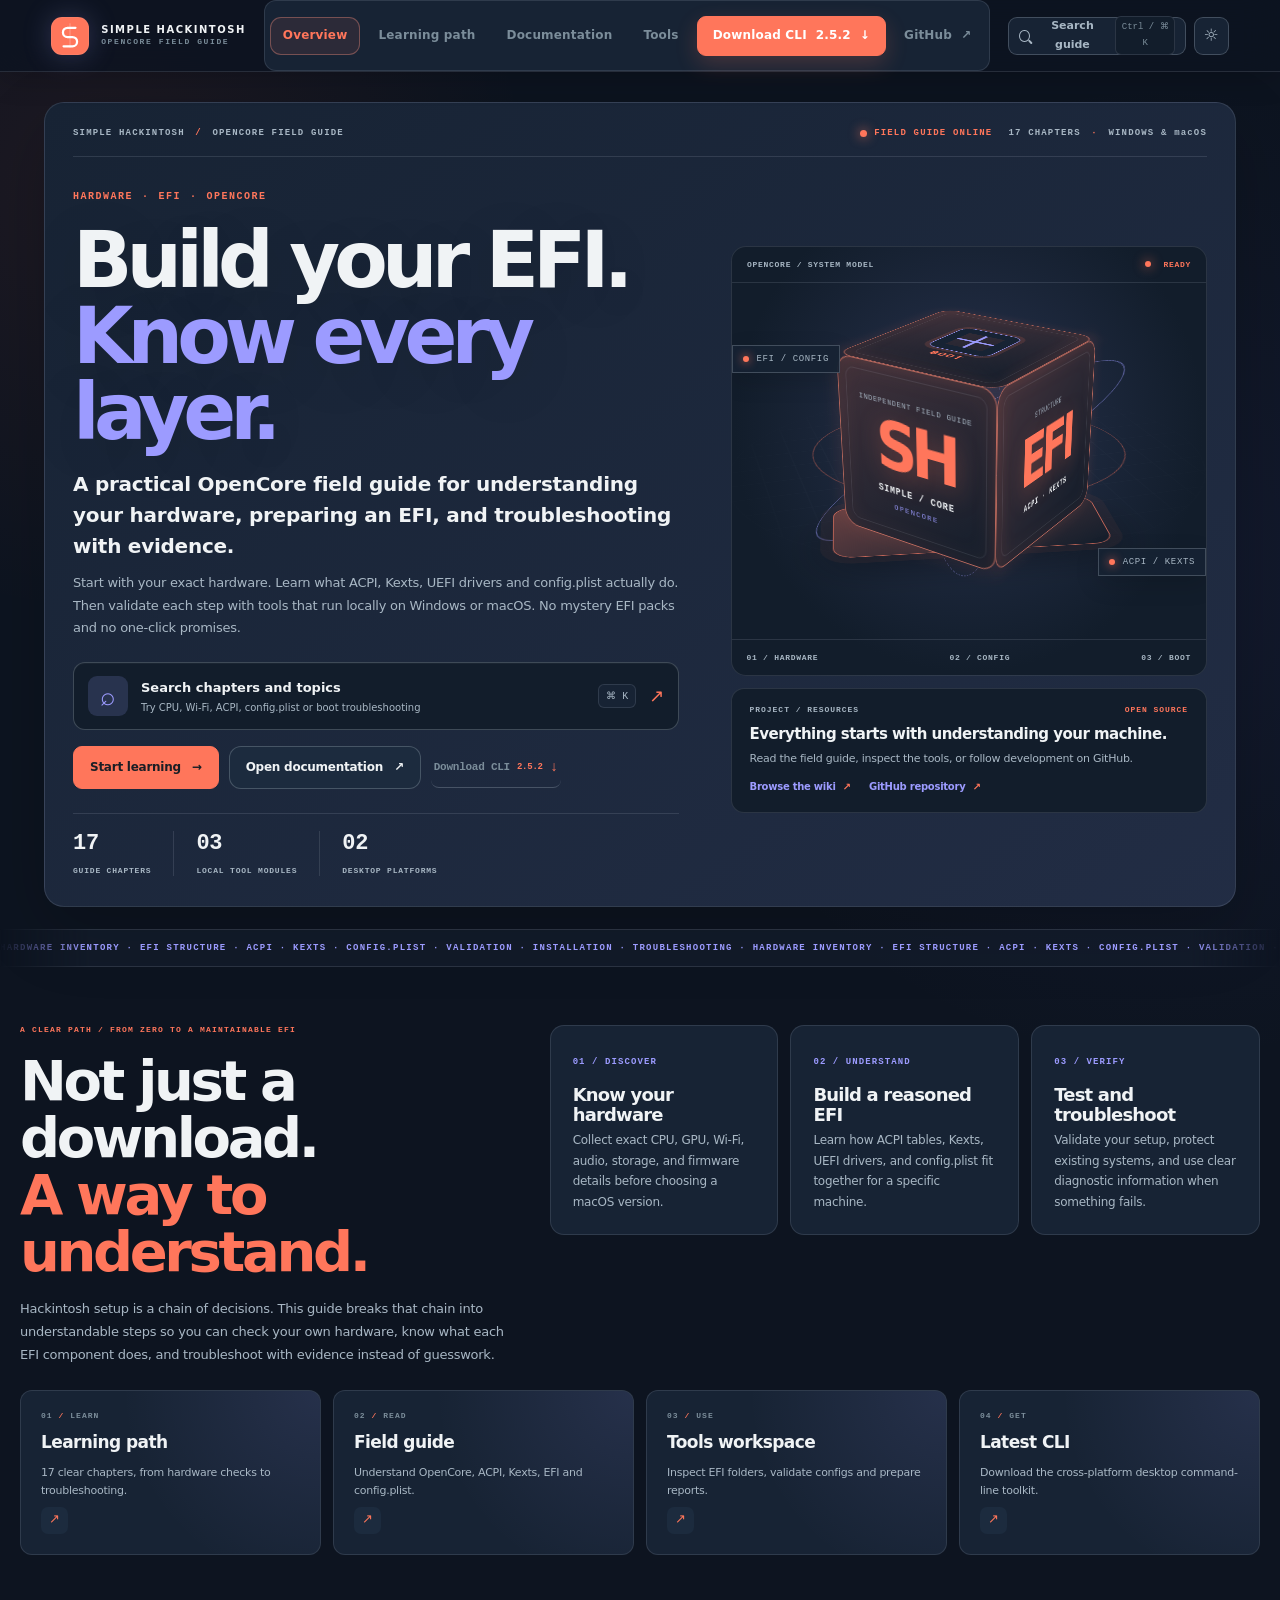
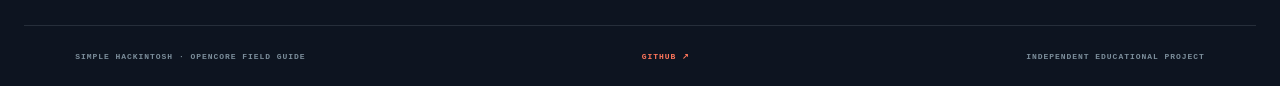
<file: site/index.html>
<!doctype html>
<html lang="en">
<head>
  <meta charset="utf-8">
  <meta name="viewport" content="width=device-width, initial-scale=1">
  <meta name="theme-color" content="#0b0f14">
  <meta name="description" content="A hardware-first OpenCore learning studio with practical diagnostics, clear documentation, and a cross-platform CLI.">
  <meta property="og:type" content="website">
  <meta property="og:title" content="Simple Hackintosh — Hardware & OpenCore Studio">
  <meta property="og:description" content="Know your machine. Understand every check. Keep control of your tools.">
  <meta property="og:image" content="https://zevri1.github.io/Simple-Hackintosh/social-preview.jpg">
  <meta property="og:url" content="https://zevri1.github.io/Simple-Hackintosh/">
  <meta name="twitter:card" content="summary_large_image">
  <link rel="canonical" href="https://zevri1.github.io/Simple-Hackintosh/">
  <link rel="icon" href="favicon.svg" type="image/svg+xml">
  <script>
    try {
      const saved = localStorage.getItem("simple-hackintosh-theme");
      document.documentElement.dataset.theme = saved === "light" ? "light" : "dark";
    } catch (error) {}
  </script>
  <link rel="stylesheet" href="styles.css?v=studio-20261111"><link rel="stylesheet" href="studio.css?v=10">
  <script defer src="app.js"></script><script defer src="release.js?v=2"></script>
  <title>Simple Hackintosh — Hardware & OpenCore Studio</title>
</head>
<body>
  <a id="legacy-release-fallback" hidden href="https://github.com/Zevri1/Simple-Hackintosh/releases/download/v2.5.2/Simple-Hackintosh-CLI-v2.5.2.zip">Fallback CLI v2.5.2</a>
  <a class="skip-link" href="#main-content">Skip to content</a>
  <div class="reading-progress" id="reading-progress" aria-hidden="true"><span></span></div>

  <header class="topbar">
    <a class="brand" href="#home" aria-label="Simple Hackintosh home">
      <span class="brand-symbol" aria-hidden="true">
        <svg viewBox="0 0 42 42" fill="none"><path d="M29.5 9H17.2a7.2 7.2 0 0 0 0 14.4h7.6a7.2 7.2 0 0 1 0 14.4H11" stroke="currentColor" stroke-width="3.5" stroke-linecap="round"/><path d="M21 2v38" stroke="currentColor" stroke-width="1.3" opacity=".35"/></svg>
      </span>
      <span class="brand-copy"><b>SIMPLE HACKINTOSH</b><small>OPENCORE FIELD GUIDE</small></span>
    </a>

    <nav class="top-nav" id="top-nav" aria-label="Main navigation">
      <a class="top-link active" href="#home" data-home-link>Overview</a>
      <a class="top-link" href="#chapters" data-learning-link>Learning path</a>
      <a class="top-link" href="#guide" data-guide-link>Documentation</a>
      <a class="top-link" href="tools.html">Tools</a>
      <a class="top-link top-download" href="https://github.com/Zevri1/Simple-Hackintosh/releases/latest" data-release-download data-fallback-download="https://github.com/Zevri1/Simple-Hackintosh/releases/download/v2.5.2/Simple-Hackintosh-CLI-v2.5.2.zip">Download CLI <span data-release-version>latest</span> <span>↓</span></a>
      <a class="top-link" href="https://github.com/Zevri1/Simple-Hackintosh" target="_blank" rel="noopener noreferrer">GitHub <span>↗</span></a>
    </nav>

    <div class="top-actions">
      <button class="search-trigger" id="search-open" type="button" aria-haspopup="dialog" aria-controls="search-dialog">
        <span class="search-glass" aria-hidden="true"></span><span class="search-label">Search guide</span><kbd>Ctrl / ⌘ K</kbd>
      </button>
      <button class="icon-button" id="theme-toggle" type="button" aria-label="Switch theme" title="Switch theme">◐</button>
      <button class="mobile-menu-button" id="mobile-menu" type="button" aria-label="Open navigation" aria-controls="top-nav" aria-expanded="false">☰</button>
    </div>
  </header>

  <main id="main-content">
    <section class="home-view" id="home-view">
      <div class="sh-wide">
        <section class="sh-poster cw-home-hub" aria-labelledby="sh-title">
          <div class="sh-hub-topline">
            <span class="sh-hub-brand">SIMPLE HACKINTOSH <i>/</i> OPENCORE FIELD GUIDE</span>
            <span class="sh-hub-status"><i aria-hidden="true"></i> FIELD GUIDE ONLINE</span>
            <span class="sh-hub-edition">17 CHAPTERS <i>·</i> WINDOWS &amp; macOS</span>
          </div>
          <div class="sh-hub-layout">
            <div class="sh-hero-copy">
              <p class="sh-hub-kicker">HARDWARE <i>·</i> EFI <i>·</i> OPENCORE</p>
              <h1 class="sh-title" id="sh-title">Build your EFI.<br><em>Know every layer.</em></h1>
              <p class="sh-lead">A practical OpenCore field guide for understanding your hardware, preparing an EFI, and troubleshooting with evidence.</p>
              <p class="sh-description">Start with your exact hardware. Learn what ACPI, Kexts, UEFI drivers and config.plist actually do. Then validate each step with tools that run locally on Windows or macOS. No mystery EFI packs and no one-click promises.</p>
              <button class="sh-search-launch" id="hero-search-open" type="button" aria-haspopup="dialog" aria-controls="search-dialog" aria-label="Search the field guide">
                <span class="sh-search-symbol" aria-hidden="true">⌕</span>
                <span class="sh-search-copy"><strong>Search chapters and topics</strong><small>Try CPU, Wi-Fi, ACPI, config.plist or boot troubleshooting</small></span>
                <kbd>⌘ K</kbd>
                <span class="sh-search-arrow" aria-hidden="true">↗</span>
              </button>
              <div class="sh-links">
                <a class="sh-btn" href="#chapter/00-read-first">Start learning <span aria-hidden="true">→</span></a>
                <a class="sh-btn sh-ghost" href="#guide">Open documentation <span aria-hidden="true">↗</span></a>
                <a class="sh-inline-download" href="https://github.com/Zevri1/Simple-Hackintosh/releases/latest" data-release-download>Download CLI <span data-release-version>latest</span> <b aria-hidden="true">↓</b></a>
              </div>
              <div class="sh-hero-metrics" aria-label="Project overview">
                <div><strong>17</strong><span>GUIDE CHAPTERS</span></div>
                <div><strong>03</strong><span>LOCAL TOOL MODULES</span></div>
                <div><strong>02</strong><span>DESKTOP PLATFORMS</span></div>
              </div>
            </div>
            <aside class="sh-side-stack" aria-label="Project overview and resources">
              <div class="sh-3d-stage" aria-hidden="true">
                <div class="sh-stage-topline"><span>OPENCORE / SYSTEM MODEL</span><b><i></i> READY</b></div>
                <div class="sh-3d-orbit sh-orbit-one"></div>
                <div class="sh-3d-orbit sh-orbit-two"></div>
                <div class="sh-3d-orbit sh-orbit-three"></div>
                <div class="sh-chip-platform"></div>
                <div class="sh-chip-float">
                  <div class="sh-chip-cube">
                    <div class="sh-cube-face sh-face-front"><small>INDEPENDENT FIELD GUIDE</small><strong>SH</strong><b>SIMPLE / CORE</b><i>OPENCORE</i></div>
                    <div class="sh-cube-face sh-face-back"><small>BUILD WITH REASON</small><strong>01</strong><b>HARDWARE</b></div>
                    <div class="sh-cube-face sh-face-right"><small>STRUCTURE</small><strong>EFI</strong><b>ACPI · KEXTS</b></div>
                    <div class="sh-cube-face sh-face-left"><small>VALIDATE</small><strong>✓</strong><b>CONFIG.PLIST</b></div>
                    <div class="sh-cube-face sh-face-top"><span class="sh-circuit-mark"></span><b>BOOT</b></div>
                    <div class="sh-cube-face sh-face-bottom"><small>LEARN</small><b>ONE STEP AT A TIME</b></div>
                  </div>
                </div>
                <span class="sh-chip-callout sh-callout-a"><i></i> EFI / CONFIG</span>
                <span class="sh-chip-callout sh-callout-b"><i></i> ACPI / KEXTS</span>
                <div class="sh-stage-footer"><span>01 / HARDWARE</span><span>02 / CONFIG</span><span>03 / BOOT</span></div>
              </div>
              <div class="sh-side-card">
                <div class="sh-side-card-top"><span>PROJECT / RESOURCES</span><i>OPEN SOURCE</i></div>
                <strong>Everything starts with understanding your machine.</strong>
                <p>Read the field guide, inspect the tools, or follow development on GitHub.</p>
                <div class="sh-side-card-links">
                  <a href="#guide">Browse the wiki <b aria-hidden="true">↗</b></a>
                  <a href="https://github.com/Zevri1/Simple-Hackintosh" target="_blank" rel="noopener noreferrer">GitHub repository <b aria-hidden="true">↗</b></a>
                </div>
              </div>
            </aside>
          </div>
        </section>
      </div>
      <div class="sh-ticker" aria-hidden="true"><span>HARDWARE INVENTORY · EFI STRUCTURE · ACPI · KEXTS · CONFIG.PLIST · VALIDATION · INSTALLATION · TROUBLESHOOTING · HARDWARE INVENTORY · EFI STRUCTURE · ACPI · KEXTS · CONFIG.PLIST · VALIDATION · INSTALLATION · TROUBLESHOOTING ·</span></div>
      <section class="sh-about sh-wide" aria-labelledby="sh-about-title">
        <div class="sh-about-heading">
          <p class="sh-about-kicker">A CLEAR PATH / FROM ZERO TO A MAINTAINABLE EFI</p>
          <h2 id="sh-about-title">Not just a download.<br><em>A way to understand.</em></h2>
          <p>Hackintosh setup is a chain of decisions. This guide breaks that chain into understandable steps so you can check your own hardware, know what each EFI component does, and troubleshoot with evidence instead of guesswork.</p>
        </div>
        <div class="sh-about-grid">
          <article class="sh-about-card"><span>01 / DISCOVER</span><h3>Know your hardware</h3><p>Collect exact CPU, GPU, Wi‑Fi, audio, storage, and firmware details before choosing a macOS version.</p></article>
          <article class="sh-about-card"><span>02 / UNDERSTAND</span><h3>Build a reasoned EFI</h3><p>Learn how ACPI tables, Kexts, UEFI drivers, and config.plist fit together for a specific machine.</p></article>
          <article class="sh-about-card"><span>03 / VERIFY</span><h3>Test and troubleshoot</h3><p>Validate your setup, protect existing systems, and use clear diagnostic information when something fails.</p></article>
        </div>
      </section>
      <div id="chapter-grid" hidden></div><div id="chapter-filters" hidden></div><span id="completed-count" hidden>00</span>
      <div class="sh-wide sh-home-links" id="chapters" aria-label="Explore Simple Hackintosh">
        <a href="#chapters"><span>01 <i>/</i> LEARN</span><strong>Learning path</strong><small>17 clear chapters, from hardware checks to troubleshooting.</small><b aria-hidden="true">↗</b></a>
        <a href="#guide"><span>02 <i>/</i> READ</span><strong>Field guide</strong><small>Understand OpenCore, ACPI, Kexts, EFI and config.plist.</small><b aria-hidden="true">↗</b></a>
        <a href="tools.html"><span>03 <i>/</i> USE</span><strong>Tools workspace</strong><small>Inspect EFI folders, validate configs and prepare reports.</small><b aria-hidden="true">↗</b></a>
        <a href="https://github.com/Zevri1/Simple-Hackintosh/releases/latest"><span>04 <i>/</i> GET</span><strong>Latest CLI</strong><small>Download the cross-platform desktop command-line toolkit.</small><b aria-hidden="true">↗</b></a>
      </div>
      <footer class="sh-footer"><span>SIMPLE HACKINTOSH · OPENCORE FIELD GUIDE</span><a href="https://github.com/Zevri1/Simple-Hackintosh">GITHUB ↗</a><span>INDEPENDENT EDUCATIONAL PROJECT</span></footer>
    </section>

    <section class="docs-view" id="docs-view" hidden>
      <div class="docs-toolbar">
        <a href="#home" class="back-home">← <span>Back to overview</span></a>
        <div class="docs-toolbar-right"><span class="docs-label">FIELD GUIDE / DOCUMENTATION</span><button class="sidebar-toggle" id="sidebar-toggle" type="button" aria-controls="docs-sidebar" aria-expanded="false">☷ Chapters</button></div>
      </div>
      <div class="docs-layout">
        <aside class="docs-sidebar" id="docs-sidebar">
          <div class="docs-sidebar-top"><span class="section-kicker">CONTENTS</span><span class="docs-count">17 CHAPTERS</span></div>
          <label class="docs-search"><span>⌕</span><input id="docs-search" type="search" placeholder="Find a chapter…" autocomplete="off"></label>
          <nav id="chapter-nav" class="chapter-nav" aria-label="Chapter list"></nav>
          <div class="sidebar-progress"><div class="progress-caption"><span>YOUR PROGRESS</span><b id="progress-label">0 / 17</b></div><div class="progress-track"><span id="chapter-progress"></span></div></div>
        </aside>
        <div class="docs-main">
          <div class="doc-breadcrumb"><a href="#home">Home</a><span>/</span><span>Documentation</span><span>/</span><b id="breadcrumb-title">Read this first</b></div>
          <div class="article-layout">
            <article class="doc-article" id="doc-article">
              <div class="loading-state"><span class="loading-dot"></span><p>Loading chapter…</p></div>
            </article>
            <aside class="doc-toc" id="doc-toc"><span class="toc-label">ON THIS PAGE</span><nav id="toc-links"></nav><div class="toc-help"><b>Need help?</b><p>Prepare a redacted report with the exact hardware and failure stage.</p><a href="https://github.com/Zevri1/Simple-Hackintosh/blob/main/templates/problem-report.md" target="_blank" rel="noopener noreferrer">Problem report ↗</a></div></aside>
          </div>
          <div class="chapter-pagination" id="chapter-pagination"></div>
        </div>
      </div>
      <footer class="docs-footer"><span> SIMPLE HACKINTOSH / OPENCORE FIELD GUIDE</span><a href="https://github.com/Zevri1/Simple-Hackintosh" target="_blank" rel="noopener noreferrer">View source on GitHub ↗</a></footer>
    </section>
  </main>

  <dialog class="search-dialog" id="search-dialog" aria-labelledby="search-title">
    <div class="search-dialog-head"><div><span class="section-kicker">QUICK FIND</span><h2 id="search-title">Search the field guide.</h2></div><button type="button" id="search-close" class="dialog-close" aria-label="Close search">×</button></div>
    <label class="search-dialog-input"><span>⌕</span><input id="global-search" type="search" placeholder="Try ACPI, config.plist, Wi-Fi…" autocomplete="off"></label>
    <div class="search-dialog-hint"><span>SEARCH ALL 17 CHAPTERS</span><kbd>ESC</kbd></div>
    <div class="global-results" id="global-results" aria-live="polite"><p>Type to search chapter titles and content.</p></div>
  </dialog>

  <div class="sr-only" id="site-announcer" aria-live="polite" aria-atomic="true"></div>
  <noscript><div class="noscript-note">This guide uses JavaScript to load chapters. Enable JavaScript, or <a href="https://github.com/Zevri1/Simple-Hackintosh/tree/main/docs">read the Markdown chapters on GitHub</a>.</div></noscript>
</body>
</html>
</file>
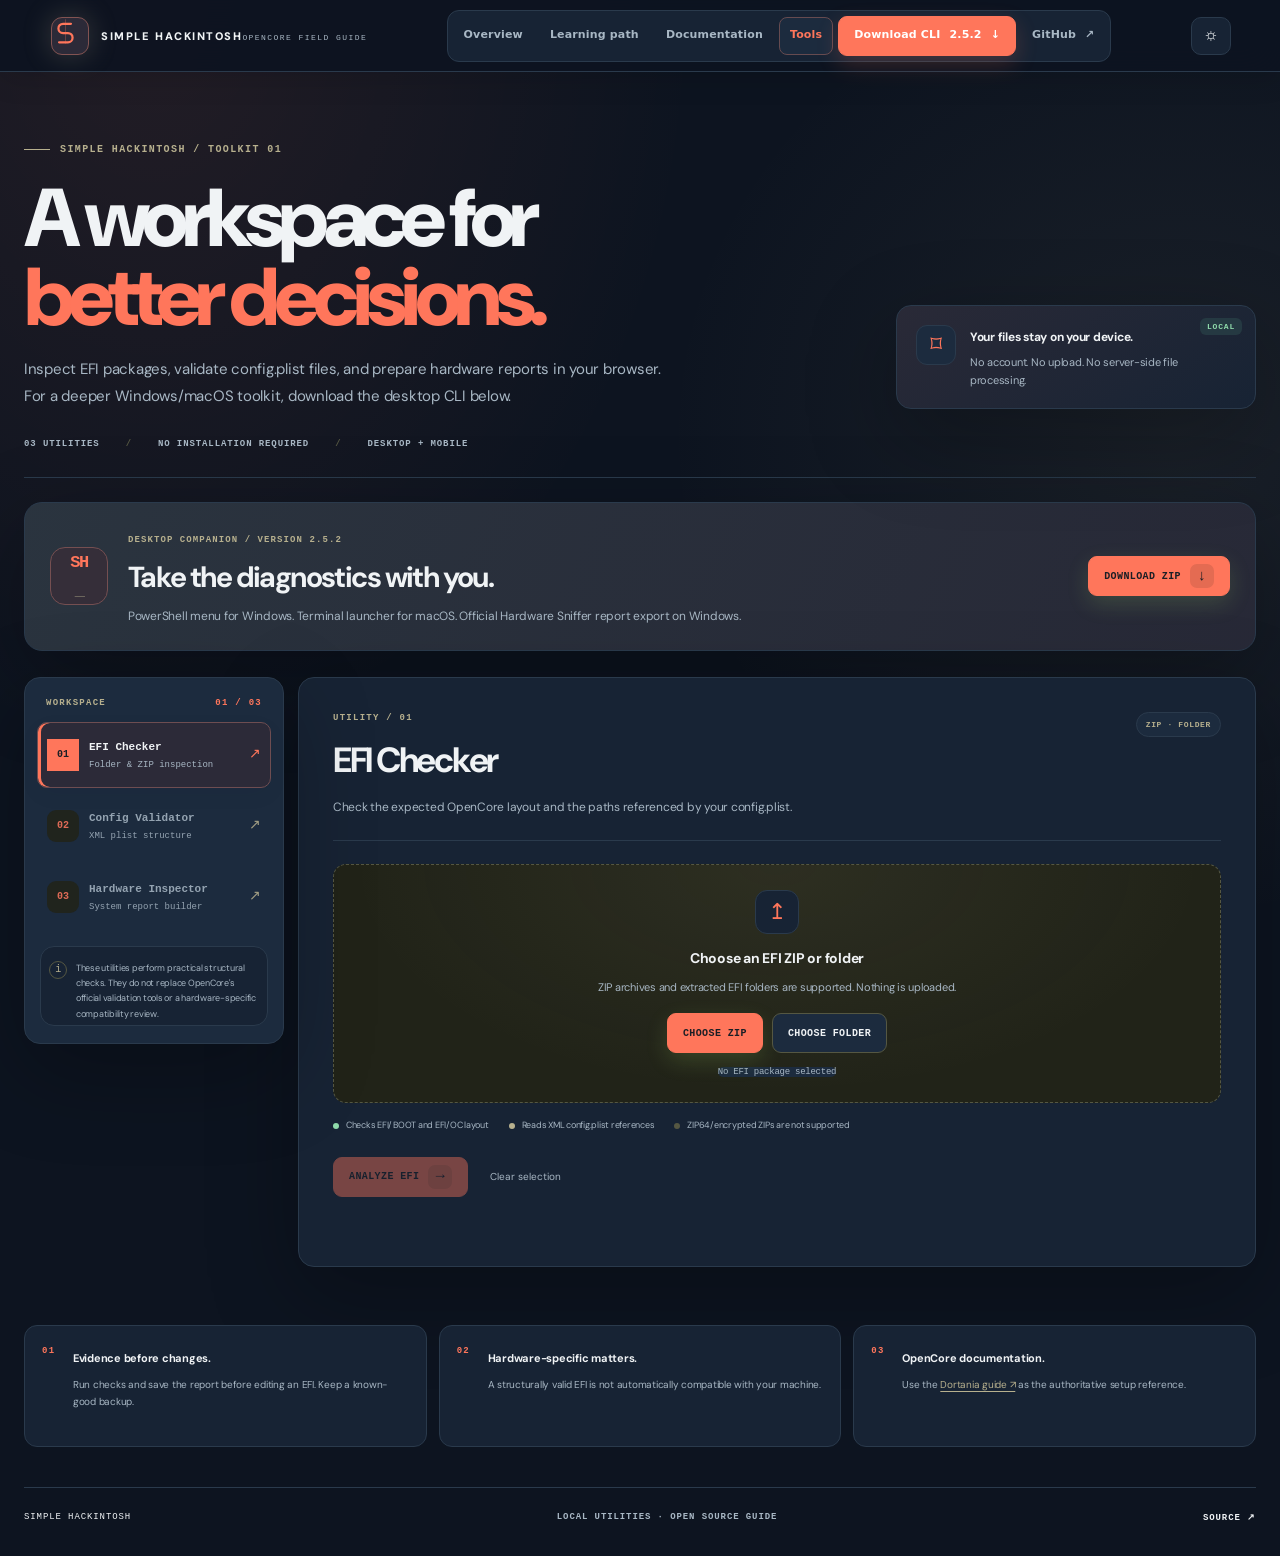
<file: site/tools.html>
<!doctype html>
<html lang="en">
<head>
<meta charset="utf-8"><meta name="viewport" content="width=device-width,initial-scale=1">
<meta name="theme-color" content="#f4f1e9">
<meta name="description" content="Local Hackintosh workspace for EFI inspection, configuration checks, hardware reports, and the Simple Hackintosh cross-platform CLI.">
<title>Tools & Downloads — Simple Hackintosh</title>
<link rel="icon" href="favicon.svg" type="image/svg+xml">
<script>
  try {
    const saved = localStorage.getItem("simple-hackintosh-theme");
    document.documentElement.dataset.theme = saved === "light" ? "light" : "dark";
  } catch (error) { document.documentElement.dataset.theme = "dark"; }
</script>
<link rel="stylesheet" href="studio.css?v=10"><link rel="stylesheet" href="tools.css?v=3"><script defer src="tools.js?v=2"></script><script defer src="release.js?v=2"></script>
</head>
<body class="tools-page">
<a id="legacy-release-fallback" hidden href="https://github.com/Zevri1/Simple-Hackintosh/releases/download/v2.5.2/Simple-Hackintosh-CLI-v2.5.2.zip">Fallback CLI v2.5.2</a>
<a class="tools-skip-link" href="#main-content">Skip to content</a>
<header class="topbar">
  <a class="brand" href="index.html" aria-label="Simple Hackintosh home">
    <span class="brand-symbol" aria-hidden="true">
      <svg viewBox="0 0 42 42" fill="none"><path d="M29.5 9H17.2a7.2 7.2 0 0 0 0 14.4h7.6a7.2 7.2 0 0 1 0 14.4H11" stroke="currentColor" stroke-width="3.5" stroke-linecap="round"/><path d="M21 2v38" stroke="currentColor" stroke-width="1.3" opacity=".35"/></svg>
    </span>
    <span class="brand-copy"><b>SIMPLE HACKINTOSH</b><small>OPENCORE FIELD GUIDE</small></span>
  </a>
  <nav class="top-nav" id="tools-top-links" aria-label="Main navigation">
    <a class="top-link" href="index.html">Overview</a>
    <a class="top-link" href="index.html#chapters">Learning path</a>
    <a class="top-link" href="index.html#guide">Documentation</a>
    <a class="top-link active" href="tools.html" aria-current="page">Tools</a>
    <a class="top-link top-download" href="https://github.com/Zevri1/Simple-Hackintosh/releases/latest" data-release-download>Download CLI <span data-release-version>2.5.2</span> <span aria-hidden="true">↓</span></a>
    <a class="top-link" href="https://github.com/Zevri1/Simple-Hackintosh" target="_blank" rel="noopener noreferrer">GitHub <span aria-hidden="true">↗</span></a>
  </nav>
  <div class="top-actions">
    <button class="icon-button tools-theme-toggle" id="tools-theme-toggle" type="button" aria-label="Switch theme" title="Switch theme">◐</button>
    <button class="mobile-menu-button" id="tools-menu-toggle" type="button" aria-label="Open navigation" aria-controls="tools-top-links" aria-expanded="false"><span aria-hidden="true">☰</span></button>
  </div>
</header>
<main class="page" id="main-content">
<section class="intro">
<div class="eyebrow"><span class="eyebrow-line"></span> SIMPLE HACKINTOSH / TOOLKIT 01</div>
<div class="intro-grid"><div><h1>A workspace for<br><em>better decisions.</em></h1><p class="intro-copy">Inspect EFI packages, validate config.plist files, and prepare hardware reports in your browser. For a deeper Windows/macOS toolkit, download the desktop CLI below.</p></div>
<div class="privacy-card"><div class="privacy-icon">⌑</div><div><strong>Your files stay on your device.</strong><p>No account. No upload. No server-side file processing.</p></div><span class="privacy-lock">LOCAL</span></div></div>
<div class="intro-meta"><span>03 UTILITIES</span><span>NO INSTALLATION REQUIRED</span><span>DESKTOP + MOBILE</span></div>
</section>
<section class="tool-download-banner" aria-label="Simple Hackintosh CLI download">
  <div class="tool-download-icon">SH<span>_</span></div>
  <div><span class="download-kicker">DESKTOP COMPANION / VERSION <span data-release-version>2.5.2</span></span><h2>Take the diagnostics with you.</h2><p>PowerShell menu for Windows. Terminal launcher for macOS. Official Hardware Sniffer report export on Windows.</p></div>
  <a class="action-button primary" href="https://github.com/Zevri1/Simple-Hackintosh/releases/latest" data-release-download>Download ZIP <span>↓</span></a>
</section>
<section class="workbench" aria-label="Tools workspace">
<aside class="tool-rail"><div class="sr-only" id="tools-tab-instructions">Use the arrow keys to move between tools.</div>
<div class="rail-heading" id="tools-tab-label">WORKSPACE <span>01 / 03</span></div>
<div class="tool-tab-list" role="tablist" aria-labelledby="tools-tab-label" aria-describedby="tools-tab-instructions">
<button class="tool-tab active" id="tool-tab-efi" type="button" role="tab" aria-controls="tool-efi" aria-selected="true" tabindex="0" data-tool-target="efi"><span class="tool-icon">01</span><span class="tool-tab-copy"><strong>EFI Checker</strong><small>Folder & ZIP inspection</small></span><span class="tab-arrow">↗</span></button>
<button class="tool-tab" id="tool-tab-config" type="button" role="tab" aria-controls="tool-config" aria-selected="false" tabindex="-1" data-tool-target="config"><span class="tool-icon">02</span><span class="tool-tab-copy"><strong>Config Validator</strong><small>XML plist structure</small></span><span class="tab-arrow">↗</span></button>
<button class="tool-tab" id="tool-tab-hardware" type="button" role="tab" aria-controls="tool-hardware" aria-selected="false" tabindex="-1" data-tool-target="hardware"><span class="tool-icon">03</span><span class="tool-tab-copy"><strong>Hardware Inspector</strong><small>System report builder</small></span><span class="tab-arrow">↗</span></button>
</div>
<div class="rail-note"><span class="rail-note-mark">i</span><p>These utilities perform practical structural checks. They do not replace OpenCore's official validation tools or a hardware-specific compatibility review.</p></div>
</aside>
<div class="tool-stage">
<section class="tool-panel active" id="tool-efi" role="tabpanel" aria-labelledby="tool-tab-efi" tabindex="0" data-tool-panel="efi">
<div class="panel-heading"><div><div class="panel-kicker">UTILITY / 01</div><h2>EFI Checker</h2><p>Check the expected OpenCore layout and the paths referenced by your config.plist.</p></div><span class="panel-tag">ZIP · FOLDER</span></div>
<div class="dropzone" id="efi-dropzone"><div class="drop-icon">↥</div><strong>Choose an EFI ZIP or folder</strong><p>ZIP archives and extracted EFI folders are supported. Nothing is uploaded.</p>
<div class="file-actions"><label class="action-button primary">Choose ZIP<input id="efi-zip" type="file" accept=".zip,application/zip"></label><label class="action-button secondary">Choose folder<input id="efi-folder" type="file" webkitdirectory directory multiple></label></div>
<div class="selected-file" id="efi-selection">No EFI package selected</div></div>
<div class="panel-options"><span><i class="tiny-dot green"></i> Checks EFI/BOOT and EFI/OC layout</span><span><i class="tiny-dot blue"></i> Reads XML config.plist references</span><span><i class="tiny-dot"></i> ZIP64/encrypted ZIPs are not supported</span></div>
<div class="panel-actions"><button class="action-button primary run-button" id="efi-run" type="button" disabled>Analyze EFI <span>→</span></button><button class="text-button" id="efi-reset" type="button">Clear selection</button></div>
<div class="results" id="efi-results" aria-live="polite" hidden></div>
</section>
<section class="tool-panel" id="tool-config" role="tabpanel" aria-labelledby="tool-tab-config" tabindex="0" data-tool-panel="config" hidden>
<div class="panel-heading"><div><div class="panel-kicker">UTILITY / 02</div><h2>Config Validator</h2><p>Inspect an XML config.plist for common OpenCore structure and reference issues.</p></div><span class="panel-tag">XML PLIST</span></div>
<div class="upload-row"><label class="file-picker">Select config.plist<input id="config-file" type="file" accept=".plist,.xml,application/xml,text/xml"></label><span id="config-selection">No file selected</span></div>
<div class="or-divider"><span>OR PASTE XML</span></div>
<textarea class="code-input" id="config-text" spellcheck="false" placeholder="<?xml version=&quot;1.0&quot;?>&#10;&lt;plist version=&quot;1.0&quot;&gt;&#10;  ...&#10;&lt;/plist&gt;"></textarea>
<div class="hint">This checker accepts XML plist files. Binary plist files must be exported or converted to XML first.</div>
<div class="panel-actions"><button class="action-button primary run-button" id="config-run" type="button">Validate configuration <span>→</span></button><button class="text-button" id="config-reset" type="button">Clear</button></div>
<div class="results" id="config-results" aria-live="polite" hidden></div>
</section>
<section class="tool-panel" id="tool-hardware" role="tabpanel" aria-labelledby="tool-tab-hardware" tabindex="0" data-tool-panel="hardware" hidden>
<div class="panel-heading"><div><div class="panel-kicker">UTILITY / 03</div><h2>Hardware Inspector</h2><p>Collect component names and PCI IDs into a shareable report for compatibility research.</p></div><span class="panel-tag">REPORT BUILDER</span></div>
<div class="hardware-grid">
<label>CPU <input id="hw-cpu" type="text" placeholder="e.g. Intel Core i5-10210U"></label>
<label>GPU <input id="hw-gpu" type="text" placeholder="e.g. Intel UHD Graphics 630"></label>
<label>Motherboard / Model <input id="hw-board" type="text" placeholder="Exact system or board model"></label>
<label>Wi-Fi / Bluetooth <input id="hw-wireless" type="text" placeholder="e.g. Intel AX200"></label>
<label>Storage <input id="hw-storage" type="text" placeholder="NVMe / SATA model"></label>
<label>Ethernet / Audio <input id="hw-other" type="text" placeholder="Controller names if known"></label></div>
<label class="report-label" for="hw-raw">Paste a system report (optional)</label>
<textarea class="code-input report-input" id="hw-raw" spellcheck="false" placeholder="Windows: paste a text report exported with msinfo32 /report ...&#10;Linux: paste output from lspci -nn or inxi -Fxxx ..."></textarea>
<div class="hint">The browser cannot silently enumerate PCI devices. Add the details manually or paste a report you generated yourself.</div>
<div class="panel-actions"><button class="action-button primary run-button" id="hardware-run" type="button">Build hardware report <span>→</span></button><button class="text-button" id="hardware-reset" type="button">Clear</button></div>
<div class="results" id="hardware-results" aria-live="polite" hidden></div>
</section>
</div></section>
<section class="bottom-note"><div><span class="bottom-number">01</span><strong>Evidence before changes.</strong><p>Run checks and save the report before editing an EFI. Keep a known-good backup.</p></div><div><span class="bottom-number">02</span><strong>Hardware-specific matters.</strong><p>A structurally valid EFI is not automatically compatible with your machine.</p></div><div><span class="bottom-number">03</span><strong>OpenCore documentation.</strong><p>Use the <a href="https://dortania.github.io/OpenCore-Install-Guide/" target="_blank" rel="noopener noreferrer">Dortania guide ↗</a> as the authoritative setup reference.</p></div></section>
<footer class="footer"><a class="footer-brand" href="index.html">SIMPLE HACKINTOSH</a><span>LOCAL UTILITIES · OPEN SOURCE GUIDE</span><a href="https://github.com/Zevri1/Simple-Hackintosh" target="_blank" rel="noopener noreferrer">SOURCE ↗</a></footer>
</main><div class="toast" id="toast" role="status" aria-live="polite"></div>
</body></html>
</file>
<file: site/styles.css>
:root {
  color-scheme: dark;
  --bg: #0b1117;
  --bg-2: #101922;
  --panel: #141f29;
  --panel-2: #1a2934;
  --panel-3: #20313d;
  --line: rgba(191, 209, 218, .12);
  --line-strong: rgba(191, 209, 218, .22);
  --text: #eff5f4;
  --muted: #99a9ad;
  --soft: #687d84;
  --accent: #c6f36c;
  --accent-2: #78dbc1;
  --warm: #f0a66b;
  --danger: #f18c83;
  --accent-ink: #142016;
  --topbar: 76px;
  --sidebar: 258px;
  --radius: 18px;
  --shadow: 0 24px 80px rgba(0,0,0,.28);
}
:root[data-theme="light"] {
  color-scheme: light;
  --bg: #f4f6f2;
  --bg-2: #eaf0eb;
  --panel: #fff;
  --panel-2: #f1f5f0;
  --panel-3: #e6eee8;
  --line: rgba(33, 54, 46, .12);
  --line-strong: rgba(33, 54, 46, .22);
  --text: #17251f;
  --muted: #5f7168;
  --soft: #82928a;
  --accent: #578d27;
  --accent-2: #267e69;
  --warm: #b66c35;
  --danger: #b7423a;
  --accent-ink: #f4faef;
  --shadow: 0 24px 80px rgba(34,54,43,.10);
}
* { box-sizing: border-box; }
html { scroll-behavior: smooth; scroll-padding-top: 100px; }
body {
  margin: 0;
  min-width: 320px;
  background:
    radial-gradient(ellipse at 78% -20%, rgba(120,219,193,.055), transparent 34rem),
    var(--bg);
  color: var(--text);
  font: 15px/1.65 Inter, ui-sans-serif, system-ui, -apple-system, BlinkMacSystemFont, "Segoe UI", sans-serif;
}
body, button, input { font-family: Inter, ui-sans-serif, system-ui, -apple-system, BlinkMacSystemFont, "Segoe UI", sans-serif; }
a { color: inherit; text-decoration: none; }
button, input { color: inherit; font: inherit; }
button { cursor: pointer; }
::selection { color: var(--accent-ink); background: var(--accent); }
:focus-visible { outline: 2px solid var(--accent); outline-offset: 3px; }
[hidden] { display: none !important; }
.skip-link {
  position: fixed; z-index: 1000; top: 10px; left: 14px;
  padding: 10px 15px; border-radius: 9px; background: var(--accent);
  color: var(--accent-ink); font-size: 12px; font-weight: 800;
  transform: translateY(-150%);
}
.skip-link:focus { transform: translateY(0); }
.sr-only {
  position: absolute !important; width: 1px !important; height: 1px !important;
  padding: 0 !important; margin: -1px !important; overflow: hidden !important;
  clip: rect(0,0,0,0) !important; white-space: nowrap !important; border: 0 !important;
}
.reading-progress { position: fixed; z-index: 1001; inset: 0 0 auto; height: 3px; pointer-events: none; }
.reading-progress span {
  display: block; height: 100%; width: 100%; background: var(--accent);
  transform: scaleX(0); transform-origin: left center; box-shadow: 0 0 16px rgba(198,243,108,.4);
}
.topbar {
  height: var(--topbar); position: sticky; top: 0; z-index: 100;
  display: flex; align-items: center; justify-content: space-between;
  padding: 0 clamp(20px, 4vw, 64px);
  background: color-mix(in srgb, var(--bg) 88%, transparent);
  border-bottom: 1px solid var(--line); backdrop-filter: blur(18px);
}
.brand { display: inline-flex; align-items: center; gap: 11px; flex: 0 0 auto; }
.brand-symbol {
  display: grid; place-items: center; width: 39px; height: 39px;
  border: 1px solid color-mix(in srgb, var(--accent) 50%, transparent);
  border-radius: 12px; color: var(--accent);
  background: linear-gradient(145deg, color-mix(in srgb, var(--accent) 12%, transparent), transparent);
}
.brand-symbol svg { display: block; width: 27px; height: 27px; }
.brand-copy { display: flex; flex-direction: column; gap: 3px; line-height: 1.1; }
.brand-copy b { font-size: 10px; font-weight: 850; letter-spacing: .16em; }
.brand-copy small { color: var(--soft); font-size: 8px; font-weight: 700; letter-spacing: .22em; }
.top-nav { display: flex; align-items: center; gap: clamp(18px, 3vw, 38px); height: 100%; }
.top-link {
  position: relative; display: inline-flex; align-items: center; height: 100%;
  color: var(--muted); font-size: 12px; font-weight: 650; transition: color .18s ease;
}
.top-link:hover, .top-link.active { color: var(--text); }
.top-link.active::after {
  content: ""; position: absolute; height: 2px; bottom: 0; left: 0; right: 0; background: var(--accent);
}
.top-link span { color: var(--accent); padding-left: 4px; }
.top-actions { display: flex; align-items: center; gap: 9px; }
.search-trigger {
  height: 38px; display: inline-flex; align-items: center; gap: 9px;
  padding: 0 10px; border: 1px solid var(--line-strong); border-radius: 10px;
  background: var(--panel); color: var(--muted); font-size: 10px; font-weight: 650;
}
.search-trigger:hover, .icon-button:hover { color: var(--accent); border-color: var(--accent); }
.search-glass {
  width: 12px; height: 12px; position: relative; display: inline-block;
  border: 1.6px solid currentColor; border-radius: 50%;
}
.search-glass::after {
  content: ""; position: absolute; width: 5px; height: 1.5px; right: -4px; bottom: -2px;
  background: currentColor; transform: rotate(48deg); border-radius: 2px;
}
kbd {
  border: 1px solid var(--line-strong); border-radius: 5px; padding: 1px 5px;
  color: var(--soft); background: var(--panel-2); font: 9px/1.7 ui-monospace, SFMono-Regular, Menlo, monospace;
}
.icon-button, .mobile-menu-button {
  width: 38px; height: 38px; display: grid; place-items: center;
  border: 1px solid var(--line-strong); border-radius: 10px;
  background: transparent; color: var(--muted); font-size: 17px;
}
.mobile-menu-button { display: none; }

main { min-height: calc(100vh - var(--topbar)); }
.home-view { overflow: hidden; }
.hero-wrap {
  max-width: 1440px; min-height: 580px; margin: 0 auto;
  padding: 88px clamp(24px, 7.2vw, 112px) 74px;
  display: grid; grid-template-columns: minmax(0, 1.04fr) minmax(400px, .96fr);
  align-items: center; gap: clamp(34px, 6vw, 94px); position: relative; isolation: isolate;
}
.hero-gridline {
  position: absolute; z-index: -1; inset: 0 0 0 46%;
  opacity: .26; pointer-events: none;
  background-image: linear-gradient(var(--line) 1px, transparent 1px), linear-gradient(90deg, var(--line) 1px, transparent 1px);
  background-size: 46px 46px;
  mask-image: linear-gradient(90deg, transparent, #000 24%, #000 80%, transparent);
}
.hero-copy { max-width: 610px; position: relative; z-index: 2; }
.eyebrow, .section-kicker {
  display: inline-flex; align-items: center; gap: 9px;
  color: var(--accent); font-size: 9px; font-weight: 850; letter-spacing: .18em;
}
.eyebrow-pulse { width: 7px; height: 7px; border-radius: 50%; background: var(--accent); box-shadow: 0 0 13px color-mix(in srgb, var(--accent) 70%, transparent); }
.eyebrow-year { color: var(--soft); font-weight: 650; }
.hero-copy h1 {
  margin: 25px 0 19px; font-size: clamp(57px, 7.3vw, 98px); line-height: .99;
  letter-spacing: -.075em; font-weight: 780;
}
.hero-copy h1 em, .section-heading h2 em, .principle-lead h2 em, .closing-cta h2 em {
  color: var(--accent); font-family: Georgia, "Times New Roman", serif; font-weight: 500; letter-spacing: -.065em;
}
.hero-lede { max-width: 550px; color: var(--muted); font-size: 15px; line-height: 1.9; }
.hero-actions { display: flex; flex-wrap: wrap; gap: 11px; margin-top: 29px; }
.button {
  min-height: 46px; display: inline-flex; align-items: center; justify-content: center; gap: 16px;
  padding: 0 17px; border: 1px solid transparent; border-radius: 10px;
  font-size: 11px; font-weight: 800; transition: transform .2s ease, border-color .2s ease, background .2s ease;
}
.button:hover { transform: translateY(-2px); }
.button-primary { color: var(--accent-ink); background: var(--accent); box-shadow: 0 8px 28px color-mix(in srgb, var(--accent) 17%, transparent); }
.button-primary:hover { background: color-mix(in srgb, var(--accent) 85%, white); }
.button-primary span { font-size: 16px; line-height: 1; }
.button-secondary { border-color: var(--line-strong); background: var(--panel); color: var(--text); }
.button-secondary:hover { border-color: var(--accent); }
.hero-footnote { display: flex; gap: 9px; align-items: center; margin-top: 25px; color: var(--soft); font-size: 10px; }
.footnote-mark { width: 17px; height: 17px; display: grid; place-items: center; border: 1px solid var(--line-strong); border-radius: 50%; color: var(--warm); font-size: 10px; font-weight: 800; }

.hero-visual {
  position: relative; min-height: 410px; border: 1px solid var(--line-strong);
  border-radius: 22px; overflow: hidden; background:
    radial-gradient(circle at 50% 46%, color-mix(in srgb, var(--accent-2) 14%, transparent), transparent 44%),
    linear-gradient(145deg, var(--panel), color-mix(in srgb, var(--panel) 74%, var(--bg)));
  box-shadow: var(--shadow);
}
.hero-visual::before {
  content: ""; position: absolute; inset: 0; pointer-events: none; opacity: .4;
  background-image: linear-gradient(var(--line) 1px, transparent 1px), linear-gradient(90deg, var(--line) 1px, transparent 1px);
  background-size: 28px 28px;
}
.visual-topline, .visual-bottom {
  position: absolute; left: 22px; right: 22px; z-index: 3;
  display: flex; justify-content: space-between; color: var(--soft);
  font: 750 8px/1.4 ui-monospace, SFMono-Regular, Menlo, monospace; letter-spacing: .13em;
}
.visual-topline { top: 21px; }
.visual-bottom { bottom: 19px; padding-top: 14px; border-top: 1px solid var(--line); }
.live-indicator { display: inline-flex; gap: 7px; align-items: center; color: var(--accent-2); }
.live-indicator i { width: 6px; height: 6px; border-radius: 50%; background: var(--accent-2); box-shadow: 0 0 9px var(--accent-2); }
.visual-center { position: absolute; inset: 45px 0 38px; display: grid; place-items: center; }
.visual-orbit { position: absolute; border: 1px solid var(--line-strong); border-radius: 50%; }
.orbit-a { width: 245px; height: 245px; border-style: dashed; animation: rotate 50s linear infinite; }
.orbit-b { width: 325px; height: 325px; border-color: color-mix(in srgb, var(--accent-2) 20%, transparent); }
.orbit-c { width: 180px; height: 180px; border-color: color-mix(in srgb, var(--accent) 25%, transparent); }
.visual-core {
  width: 120px; height: 120px; display: grid; place-items: center; z-index: 1;
  border: 1px solid color-mix(in srgb, var(--accent) 55%, transparent); border-radius: 30px;
  background: linear-gradient(145deg, color-mix(in srgb, var(--accent) 17%, var(--panel)), var(--panel));
  transform: rotate(45deg); box-shadow: 0 0 65px color-mix(in srgb, var(--accent-2) 12%, transparent), inset 0 0 25px rgba(255,255,255,.025);
}
.core-inner { transform: rotate(-45deg); display: flex; flex-direction: column; align-items: center; }
.core-inner span { color: var(--accent); font-size: 37px; font-weight: 850; letter-spacing: -.1em; }
.core-inner small { color: var(--soft); font: 750 7px/1.3 ui-monospace, monospace; letter-spacing: .19em; }
.visual-lines { position: absolute; inset: 0; width: 100%; height: 100%; color: var(--accent-2); }
.visual-node {
  position: absolute; z-index: 2; min-width: 106px; padding: 9px 11px;
  display: flex; align-items: center; gap: 8px; border: 1px solid var(--line-strong);
  border-radius: 8px; background: color-mix(in srgb, var(--panel) 92%, transparent);
  box-shadow: 0 9px 24px rgba(0,0,0,.12);
}
.visual-node b { color: var(--accent); font: 800 9px/1 ui-monospace, monospace; }
.visual-node span { color: var(--muted); font: 800 7px/1.3 ui-monospace, monospace; letter-spacing: .07em; }
.node-a { top: 15%; left: 8%; }
.node-b { top: 15%; right: 7%; }
.node-c { bottom: 13%; left: 8%; }
.node-d { bottom: 13%; right: 7%; }
.visual-index { position: absolute; bottom: 60px; right: 24px; color: var(--soft); font: 800 9px/1 ui-monospace, monospace; }
.visual-index span { color: var(--accent); }

.proof-strip {
  max-width: 1240px; margin: 0 auto; padding: 25px 28px;
  border: 1px solid var(--line); border-radius: 15px; background: var(--panel);
  display: grid; grid-template-columns: 1.7fr repeat(4, 1fr); align-items: center; gap: 18px;
}
.proof-intro { display: flex; flex-direction: column; gap: 5px; }
.proof-intro span { color: var(--soft); font-size: 8px; font-weight: 850; letter-spacing: .16em; }
.proof-intro b { font-size: 13px; letter-spacing: -.02em; }
.proof-metric { padding-left: 20px; border-left: 1px solid var(--line); display: flex; flex-direction: column; gap: 1px; }
.proof-metric strong { font-size: 24px; line-height: 1.1; font-weight: 800; letter-spacing: -.06em; }
.proof-metric span { color: var(--soft); font-size: 8px; font-weight: 800; letter-spacing: .11em; }
.proof-open strong { color: var(--accent); font-size: 16px; letter-spacing: .02em; }

.section { max-width: 1240px; margin: 0 auto; padding: 112px 0 30px; }
.section-heading { display: flex; align-items: end; justify-content: space-between; gap: 36px; margin-bottom: 38px; }
.section-kicker { color: var(--accent-2); font-size: 8px; }
.section-heading h2, .principle-lead h2, .closing-cta h2 {
  margin: 13px 0 0; font-size: clamp(34px, 4vw, 49px); line-height: 1.1;
  letter-spacing: -.065em; font-weight: 760;
}
.section-heading > p { max-width: 340px; margin: 0 0 4px; color: var(--muted); font-size: 12px; line-height: 1.85; }
.pathway { display: grid; grid-template-columns: 1fr 24px 1fr 24px 1fr 24px 1fr; align-items: stretch; gap: 9px; }
.path-step {
  min-height: 258px; padding: 20px 19px; position: relative; overflow: hidden;
  border: 1px solid var(--line); border-radius: 14px; background: var(--panel);
  transition: transform .2s ease, border-color .2s ease, background .2s ease;
}
.path-step:hover { transform: translateY(-4px); border-color: color-mix(in srgb, var(--accent) 42%, var(--line)); background: var(--panel-2); }
.path-head { display: flex; justify-content: space-between; color: var(--soft); font: 800 8px/1.4 ui-monospace, monospace; letter-spacing: .1em; }
.path-no { color: var(--accent); }
.path-icon { width: 44px; height: 44px; display: grid; place-items: center; margin: 23px 0 14px; border: 1px solid var(--line-strong); border-radius: 12px; color: var(--accent); background: var(--panel-2); font-size: 22px; }
.icon-config { font: 700 16px/1 ui-monospace, monospace; }
.path-step h3 { margin: 0 0 6px; font-size: 17px; letter-spacing: -.035em; }
.path-step p { min-height: 58px; margin: 0; color: var(--muted); font-size: 10px; line-height: 1.75; }
.path-step a { display: inline-flex; gap: 8px; align-items: center; margin-top: 15px; color: var(--accent); font-size: 9px; font-weight: 800; }
.path-step a b { font-size: 14px; }
.path-connector { align-self: center; height: 1px; background: linear-gradient(90deg, var(--line-strong), var(--accent), var(--line-strong)); position: relative; }
.path-connector::after { content: "›"; position: absolute; right: -2px; top: -11px; color: var(--accent); font-size: 15px; }

.library-section { padding-top: 124px; }
.library-heading { margin-bottom: 24px; }
.inline-link { display: inline-flex; gap: 10px; align-items: center; color: var(--accent); font-size: 10px; font-weight: 800; }
.inline-link span { font-size: 16px; }
.library-toolbar { display: flex; justify-content: space-between; align-items: center; gap: 24px; padding: 16px 0; border-top: 1px solid var(--line); border-bottom: 1px solid var(--line); }
.library-toolbar p { margin: 0; color: var(--muted); font-size: 10px; }
.filter-pills { display: flex; flex-wrap: wrap; gap: 5px; }
.filter-pill {
  min-height: 31px; padding: 0 11px; border: 1px solid transparent; border-radius: 7px;
  background: transparent; color: var(--muted); font-size: 9px; font-weight: 750;
}
.filter-pill:hover { color: var(--text); background: var(--panel-2); }
.filter-pill.active { color: var(--accent); border-color: color-mix(in srgb, var(--accent) 25%, transparent); background: var(--accent-dark, color-mix(in srgb, var(--accent) 10%, var(--panel))); }
.chapter-grid { display: grid; grid-template-columns: repeat(3, 1fr); gap: 11px; padding-top: 18px; }
.chapter-card {
  min-height: 154px; padding: 17px 18px; display: flex; flex-direction: column;
  border: 1px solid var(--line); border-radius: 12px; background: var(--panel);
  transition: transform .2s ease, border-color .2s ease, background .2s ease;
}
.chapter-card:hover { transform: translateY(-3px); border-color: color-mix(in srgb, var(--accent) 45%, var(--line)); background: var(--panel-2); }
.chapter-card-top { display: flex; align-items: center; justify-content: space-between; gap: 10px; }
.chapter-card-number { color: var(--accent); font: 800 10px/1 ui-monospace, monospace; }
.chapter-card-group { color: var(--soft); font: 750 7px/1 ui-monospace, monospace; letter-spacing: .11em; text-align: right; }
.chapter-card h3 { margin: 16px 0 6px; font-size: 14px; font-weight: 760; letter-spacing: -.02em; }
.chapter-card p { margin: 0; color: var(--muted); font-size: 9px; line-height: 1.65; }
.chapter-card-bottom { display: flex; align-items: center; justify-content: space-between; margin-top: auto; padding-top: 14px; color: var(--soft); font-size: 8px; }
.chapter-card-bottom b { color: var(--accent); font-size: 13px; }
.chapter-card.is-complete { border-color: color-mix(in srgb, var(--accent) 32%, var(--line)); }
.chapter-card.is-complete .chapter-card-number::after { content: " ✓"; color: var(--accent-2); }
.library-footer { display: flex; align-items: center; justify-content: space-between; gap: 20px; margin-top: 18px; color: var(--soft); font-size: 8px; font-weight: 750; letter-spacing: .08em; }
.library-footer > span:first-child { display: inline-flex; align-items: center; gap: 8px; }
.status-dot { width: 6px; height: 6px; border-radius: 50%; background: var(--accent-2); box-shadow: 0 0 9px var(--accent-2); }

.principles-section { display: grid; grid-template-columns: .78fr 1.22fr; gap: clamp(50px, 9vw, 130px); padding-top: 140px; padding-bottom: 120px; }
.principle-lead h2 { font-size: clamp(36px, 4.4vw, 52px); }
.principle-lead p { max-width: 275px; margin-top: 17px; color: var(--muted); font-size: 11px; line-height: 1.8; }
.principle-list { border-top: 1px solid var(--line-strong); }
.principle { display: grid; grid-template-columns: 42px 1fr 20px; gap: 14px; align-items: start; padding: 23px 0; border-bottom: 1px solid var(--line); }
.principle > span { color: var(--accent); font: 800 10px/1.8 ui-monospace, monospace; }
.principle h3 { margin: 0 0 5px; font-size: 15px; letter-spacing: -.025em; }
.principle p { max-width: 550px; margin: 0; color: var(--muted); font-size: 10px; line-height: 1.8; }
.principle > b { color: var(--soft); font-size: 13px; }

.closing-cta {
  max-width: 1240px; min-height: 250px; margin: 0 auto 100px; padding: 40px 50px;
  display: flex; align-items: center; justify-content: space-between; gap: 34px;
  position: relative; overflow: hidden; border: 1px solid color-mix(in srgb, var(--accent) 25%, var(--line));
  border-radius: 19px; background:
    radial-gradient(ellipse at 82% 50%, color-mix(in srgb, var(--accent-2) 13%, transparent), transparent 26rem),
    var(--panel);
}
.closing-cta > div:first-child { position: relative; z-index: 2; }
.closing-cta h2 { margin-top: 10px; font-size: 39px; }
.closing-cta p { max-width: 420px; margin: 11px 0 0; color: var(--muted); font-size: 10px; line-height: 1.8; }
.closing-cta .button { position: relative; z-index: 2; flex: 0 0 auto; }
.cta-decoration { position: absolute; right: 21%; top: -55px; color: color-mix(in srgb, var(--accent) 7%, transparent); font-size: 260px; font-weight: 900; letter-spacing: -.15em; line-height: 1; pointer-events: none; }
.site-footer { max-width: 1240px; margin: 0 auto; padding: 26px 0 40px; border-top: 1px solid var(--line); display: flex; justify-content: space-between; gap: 30px; align-items: center; }
.footer-brand .brand-symbol { width: 33px; height: 33px; }
.footer-brand .brand-symbol svg { width: 22px; height: 22px; }
.footer-brand .brand-copy b { font-size: 9px; }
.footer-brand .brand-copy small { font-size: 7px; }
.footer-right { text-align: right; }
.footer-links { display: flex; gap: 20px; justify-content: flex-end; }
.footer-links a { color: var(--muted); font-size: 9px; font-weight: 700; }
.footer-links a:hover { color: var(--accent); }
.footer-right p { max-width: 560px; margin: 9px 0 0 auto; color: var(--soft); font-size: 8px; line-height: 1.6; }

/* Documentation reader */
.docs-view { min-height: calc(100vh - var(--topbar)); }
.docs-toolbar {
  min-height: 57px; padding: 0 clamp(20px, 4vw, 64px); display: flex; justify-content: space-between; align-items: center;
  border-bottom: 1px solid var(--line); background: var(--bg-2);
}
.back-home { color: var(--muted); font-size: 10px; font-weight: 700; }
.back-home:hover { color: var(--accent); }
.docs-toolbar-right { display: flex; gap: 16px; align-items: center; }
.docs-label { color: var(--soft); font: 750 8px/1 ui-monospace, monospace; letter-spacing: .14em; }
.sidebar-toggle { display: none; border: 1px solid var(--line-strong); border-radius: 8px; padding: 7px 10px; background: var(--panel); color: var(--muted); font-size: 10px; font-weight: 700; }
.docs-layout { display: grid; grid-template-columns: var(--sidebar) minmax(0, 1fr); max-width: 1600px; margin: 0 auto; }
.docs-sidebar {
  height: calc(100vh - var(--topbar) - 57px); min-height: 560px; position: sticky; top: calc(var(--topbar) + 57px);
  padding: 26px 17px 18px 23px; overflow-y: auto; display: flex; flex-direction: column;
  border-right: 1px solid var(--line); background: var(--bg);
}
.docs-sidebar-top { display: flex; justify-content: space-between; align-items: center; margin-bottom: 16px; }
.docs-count { color: var(--soft); font: 750 7px/1 ui-monospace, monospace; letter-spacing: .08em; }
.docs-search { height: 38px; display: flex; align-items: center; gap: 8px; padding: 0 10px; border: 1px solid var(--line); border-radius: 8px; background: var(--panel); color: var(--soft); }
.docs-search > span { font-size: 18px; line-height: 1; }
.docs-search input { min-width: 0; width: 100%; border: 0; outline: 0; background: transparent; color: var(--text); font-size: 10px; }
.docs-search input::placeholder { color: var(--soft); }
.chapter-nav { padding: 19px 0 24px; }
.nav-group { margin-bottom: 19px; }
.nav-label { display: block; padding: 0 8px 8px; color: var(--soft); font: 800 8px/1.3 ui-monospace, monospace; letter-spacing: .13em; }
.chapter-link {
  min-height: 34px; display: flex; align-items: center; gap: 9px; padding: 5px 8px;
  border-radius: 7px; color: var(--muted); font-size: 9px; font-weight: 620; transition: background .16s ease, color .16s ease;
}
.chapter-link:hover { color: var(--text); background: var(--panel); }
.chapter-link.active { color: var(--accent); background: color-mix(in srgb, var(--accent) 10%, var(--panel)); }
.chapter-number { width: 23px; height: 22px; flex: 0 0 23px; display: grid; place-items: center; border: 1px solid var(--line); border-radius: 5px; color: var(--soft); font: 800 8px/1 ui-monospace, monospace; }
.chapter-link.active .chapter-number { color: var(--accent); border-color: color-mix(in srgb, var(--accent) 35%, transparent); }
.chapter-link.is-complete .chapter-number::after { content: "✓"; font-size: 8px; color: var(--accent-2); }
.chapter-link.is-complete .chapter-number { font-size: 0; }
.sidebar-progress { margin-top: auto; padding: 15px 9px 3px; border-top: 1px solid var(--line); }
.progress-caption { display: flex; justify-content: space-between; gap: 8px; color: var(--soft); font: 750 8px/1.4 ui-monospace, monospace; letter-spacing: .08em; }
.progress-caption b { color: var(--accent); }
.progress-track { height: 4px; margin-top: 10px; overflow: hidden; border-radius: 10px; background: var(--panel-3); }
.progress-track span { display: block; height: 100%; width: 0; border-radius: inherit; background: var(--accent); transition: width .25s ease; }

.docs-main { min-width: 0; padding: 0 clamp(23px, 4.5vw, 72px) 48px; }
.doc-breadcrumb { min-height: 63px; display: flex; gap: 10px; align-items: center; border-bottom: 1px solid var(--line); color: var(--soft); font-size: 9px; }
.doc-breadcrumb a:hover { color: var(--accent); }
.doc-breadcrumb b { color: var(--muted); font-weight: 700; }
.article-layout { display: grid; grid-template-columns: minmax(0, 820px) 180px; justify-content: space-between; gap: 42px; max-width: 1120px; margin: 0 auto; }
.doc-article { min-width: 0; padding: 42px 0 16px; color: var(--text); }
.article-meta { display: flex; flex-wrap: wrap; justify-content: space-between; align-items: center; gap: 12px; margin-bottom: 20px; padding-bottom: 12px; border-bottom: 1px solid var(--line); color: var(--soft); font: 800 8px/1.4 ui-monospace, monospace; letter-spacing: .1em; }
.article-meta button { min-height: 28px; padding: 4px 9px; border: 1px solid var(--line); border-radius: 7px; background: var(--panel); color: var(--muted); font: 700 8px/1.3 ui-monospace, SFMono-Regular, Menlo, monospace; letter-spacing: 0; }
.article-meta button:hover { color: var(--accent); border-color: var(--accent); }
.doc-article h1 { margin: 0 0 20px; font-size: clamp(34px, 4vw, 46px); font-weight: 780; line-height: 1.12; letter-spacing: -.06em; }
.doc-article h2 { margin: 40px 0 13px; padding-top: 4px; font-size: 24px; line-height: 1.25; letter-spacing: -.045em; }
.doc-article h3 { margin: 29px 0 10px; font-size: 17px; line-height: 1.3; letter-spacing: -.025em; }
.doc-article h4 { margin: 23px 0 8px; font-size: 13px; line-height: 1.3; }
.doc-article p { margin: 0 0 17px; color: var(--muted); font-size: 13px; line-height: 1.9; }
.doc-article strong { color: var(--text); font-weight: 760; }
.doc-article a { color: var(--accent-2); text-decoration: underline; text-decoration-color: color-mix(in srgb, var(--accent-2) 35%, transparent); text-underline-offset: 3px; }
.doc-article a:hover { text-decoration-color: currentColor; }
.doc-article ul, .doc-article ol { margin: 8px 0 21px; padding-left: 22px; color: var(--muted); }
.doc-article li { margin: 6px 0; padding-left: 3px; font-size: 12px; line-height: 1.8; }
.doc-article li::marker { color: var(--accent); }
.doc-article blockquote { margin: 21px 0; padding: 14px 18px; border-left: 3px solid var(--accent); border-radius: 0 9px 9px 0; background: var(--panel); }
.doc-article blockquote p { margin: 0; }
.doc-article hr { border: 0; border-top: 1px solid var(--line); margin: 34px 0; }
.doc-article code { padding: 2px 5px; border: 1px solid var(--line); border-radius: 5px; background: var(--panel-2); color: var(--accent-2); font: 11px/1.5 ui-monospace, SFMono-Regular, Menlo, monospace; overflow-wrap: anywhere; }
.doc-article pre { position: relative; margin: 18px 0 23px; padding: 43px 16px 16px; overflow: auto; border: 1px solid var(--line-strong); border-radius: 11px; background: #091016; color: #d6e3de; }
.doc-article pre code { padding: 0; border: 0; background: transparent; color: inherit; font-size: 11px; white-space: pre; }
.copy-code { position: absolute; top: 9px; right: 10px; min-height: 26px; padding: 3px 8px; border: 1px solid rgba(255,255,255,.16); border-radius: 6px; background: #16242b; color: #c0d1c9; font-size: 9px; font-weight: 750; }
.copy-code:hover { color: var(--accent); border-color: var(--accent); }
.doc-article table { width: 100%; margin: 20px 0 26px; border-collapse: collapse; font-size: 10px; }
.doc-article th, .doc-article td { padding: 10px 11px; border: 1px solid var(--line); text-align: left; vertical-align: top; }
.doc-article th { background: var(--panel-2); color: var(--text); font-weight: 800; }
.doc-article td { color: var(--muted); }
.doc-article img { display: block; max-width: 100%; height: auto; margin: 18px auto; border: 1px solid var(--line); border-radius: 10px; }
.doc-article h2, .doc-article h3 { scroll-margin-top: 100px; }
.heading-anchor { margin-left: 8px; border: 0; background: transparent; color: var(--soft); opacity: 0; font-size: 14px; }
.doc-article h2:hover .heading-anchor, .doc-article h3:hover .heading-anchor, .heading-anchor:focus-visible { opacity: 1; }
.doc-article h2 .heading-anchor:hover, .doc-article h3 .heading-anchor:hover { color: var(--accent); }
.doc-toc { position: sticky; top: calc(var(--topbar) + 85px); align-self: start; padding-top: 48px; }
.toc-label { display: block; margin-bottom: 12px; color: var(--soft); font: 800 8px/1.4 ui-monospace, monospace; letter-spacing: .13em; }
.doc-toc nav { display: flex; flex-direction: column; gap: 4px; padding-left: 8px; border-left: 1px solid var(--line-strong); }
.doc-toc nav a { padding: 5px 7px; border-left: 2px solid transparent; margin-left: -9px; color: var(--soft); font-size: 9px; line-height: 1.45; }
.doc-toc nav a:hover, .doc-toc nav a.active { color: var(--accent); border-left-color: var(--accent); }
.doc-toc nav a.toc-sub { padding-left: 17px; }
.toc-help { margin-top: 30px; padding: 13px; border: 1px solid var(--line); border-radius: 9px; background: var(--panel); }
.toc-help b { font-size: 10px; }
.toc-help p { margin: 6px 0 9px; color: var(--muted); font-size: 9px; line-height: 1.65; }
.toc-help a { color: var(--accent); font-size: 8px; font-weight: 800; }
.chapter-pagination { display: grid; grid-template-columns: 1fr 1fr; gap: 12px; max-width: 1120px; margin: 32px auto 0; }
.page-nav { min-height: 76px; padding: 14px 16px; display: flex; flex-direction: column; justify-content: center; gap: 5px; border: 1px solid var(--line); border-radius: 10px; background: var(--panel); }
.page-nav:hover { border-color: color-mix(in srgb, var(--accent) 42%, var(--line)); background: var(--panel-2); }
.page-nav.next { text-align: right; align-items: flex-end; }
.page-nav small { color: var(--soft); font: 800 7px/1.4 ui-monospace, monospace; letter-spacing: .1em; }
.page-nav b { font-size: 12px; }
.docs-footer { display: flex; justify-content: space-between; gap: 20px; padding: 19px clamp(20px, 4vw, 64px); border-top: 1px solid var(--line); color: var(--soft); font: 750 8px/1.4 ui-monospace, monospace; letter-spacing: .08em; }
.docs-footer a { color: var(--accent); }

.loading-state, .error-state { min-height: 220px; display: grid; place-content: center; justify-items: center; text-align: center; color: var(--muted); }
.loading-dot { width: 9px; height: 9px; margin-bottom: 12px; border-radius: 50%; background: var(--accent); box-shadow: 0 0 0 7px color-mix(in srgb, var(--accent) 14%, transparent); animation: pulse 1.2s ease-in-out infinite; }
.loading-state p, .error-state p { font-size: 11px; }
.error-state h2 { font-size: 21px; }

.search-dialog {
  width: min(580px, calc(100vw - 30px)); max-height: min(680px, calc(100vh - 34px));
  padding: 0; overflow: hidden; border: 1px solid var(--line-strong); border-radius: 17px;
  background: var(--panel); color: var(--text); box-shadow: 0 30px 120px rgba(0,0,0,.45);
}
.search-dialog::backdrop { background: rgba(4,9,12,.72); backdrop-filter: blur(8px); }
.search-dialog-head { display: flex; justify-content: space-between; align-items: flex-start; padding: 22px 23px 16px; }
.search-dialog-head h2 { margin: 7px 0 0; font-size: 21px; letter-spacing: -.04em; }
.dialog-close { width: 30px; height: 30px; border: 1px solid var(--line); border-radius: 8px; background: var(--panel-2); color: var(--muted); font-size: 20px; line-height: 1; }
.search-dialog-input { display: flex; align-items: center; gap: 11px; margin: 0 22px; padding: 0 14px; height: 50px; border: 1px solid color-mix(in srgb, var(--accent) 46%, var(--line)); border-radius: 10px; background: var(--bg); color: var(--accent); }
.search-dialog-input > span { font-size: 23px; }
.search-dialog-input input { width: 100%; border: 0; outline: 0; background: transparent; color: var(--text); font-size: 12px; }
.search-dialog-input input::placeholder { color: var(--soft); }
.search-dialog-hint { display: flex; justify-content: space-between; padding: 15px 24px 9px; color: var(--soft); font: 750 8px/1.3 ui-monospace, monospace; letter-spacing: .12em; }
.global-results { max-height: 390px; padding: 4px 12px 16px; overflow: auto; }
.global-results > p { margin: 12px; color: var(--muted); font-size: 10px; }
.global-result { display: block; padding: 11px 12px; border-radius: 8px; }
.global-result:hover, .global-result:focus-visible { background: var(--panel-2); }
.global-result strong { display: block; font-size: 11px; }
.global-result small { display: block; margin-top: 4px; color: var(--muted); font-size: 9px; line-height: 1.6; }
.noscript-note { padding: 15px; text-align: center; background: var(--panel); color: var(--muted); font-size: 12px; }
.noscript-note a { color: var(--accent); text-decoration: underline; }

@keyframes rotate { to { transform: rotate(360deg); } }
@keyframes pulse { 50% { opacity: .35; transform: scale(.8); } }

@media (max-width: 1320px) {
  .section, .proof-strip, .closing-cta, .site-footer { max-width: calc(100% - 72px); }
  .hero-wrap { padding-left: 60px; padding-right: 60px; }
  .article-layout { grid-template-columns: minmax(0, 1fr) 160px; gap: 26px; }
}
@media (max-width: 1050px) {
  .hero-wrap { grid-template-columns: minmax(0, 1fr) minmax(330px, .88fr); gap: 32px; padding-top: 68px; }
  .hero-visual { min-height: 360px; }
  .visual-node { min-width: 90px; padding: 7px 8px; }
  .visual-node span { font-size: 6px; }
  .proof-strip { grid-template-columns: 1.5fr repeat(4,1fr); padding: 22px; gap: 10px; }
  .section { padding-top: 92px; }
  .pathway { grid-template-columns: repeat(2,1fr); gap: 12px; }
  .path-connector { display: none; }
  .path-step { min-height: 230px; }
  .chapter-grid { grid-template-columns: repeat(2,1fr); }
}
@media (max-width: 760px) {
  :root { --topbar: 66px; }
  .topbar { padding: 0 17px; }
  .brand-symbol { width: 35px; height: 35px; }
  .brand-copy b { font-size: 9px; }
  .brand-copy small { font-size: 7px; }
  .top-nav {
    position: absolute; display: none; top: calc(100% + 1px); left: 10px; right: 10px; height: auto;
    padding: 9px; border: 1px solid var(--line-strong); border-radius: 12px;
    background: var(--panel); box-shadow: var(--shadow); flex-direction: column; align-items: stretch; gap: 0;
  }
  body.nav-open .top-nav { display: flex; }
  .top-link { height: auto; min-height: 42px; padding: 0 10px; border-radius: 7px; }
  .top-link.active::after { display: none; }
  .top-link.active { background: var(--panel-2); color: var(--accent); }
  .search-trigger { width: 38px; justify-content: center; padding: 0; }
  .search-label, .search-trigger kbd { display: none; }
  .mobile-menu-button { display: grid; }
  .hero-wrap { min-height: 0; grid-template-columns: 1fr; padding: 66px 22px 38px; gap: 38px; }
  .hero-gridline { inset: 0; }
  .hero-copy h1 { font-size: clamp(55px, 14vw, 78px); }
  .hero-lede { max-width: 600px; font-size: 13px; }
  .hero-visual { min-height: 340px; }
  .proof-strip { max-width: calc(100% - 34px); grid-template-columns: repeat(4,1fr); gap: 12px 6px; padding: 18px 13px; }
  .proof-intro { grid-column: 1/-1; padding-bottom: 11px; border-bottom: 1px solid var(--line); }
  .proof-intro b { font-size: 12px; }
  .proof-metric { padding-left: 9px; }
  .proof-metric:first-of-type { border-left: 0; padding-left: 0; }
  .proof-metric strong { font-size: 20px; }
  .proof-metric span { font-size: 7px; letter-spacing: .05em; }
  .proof-open strong { font-size: 14px; }
  .section, .closing-cta, .site-footer { max-width: calc(100% - 36px); }
  .section { padding-top: 78px; }
  .section-heading { align-items: flex-start; flex-direction: column; gap: 13px; margin-bottom: 24px; }
  .section-heading h2 { font-size: 37px; }
  .section-heading > p { max-width: 520px; font-size: 11px; }
  .pathway { grid-template-columns: 1fr 1fr; gap: 9px; }
  .path-step { min-height: 220px; padding: 15px; }
  .path-step h3 { font-size: 15px; }
  .path-step p { min-height: 70px; font-size: 9px; }
  .path-icon { margin: 16px 0 11px; }
  .library-section { padding-top: 87px; }
  .library-heading { flex-direction: row; align-items: end; }
  .library-heading .inline-link { font-size: 9px; }
  .library-toolbar { align-items: flex-start; flex-direction: column; gap: 13px; }
  .chapter-grid { grid-template-columns: 1fr 1fr; gap: 8px; }
  .chapter-card { min-height: 164px; padding: 13px; }
  .chapter-card h3 { margin-top: 13px; font-size: 12px; }
  .chapter-card p { font-size: 8px; }
  .chapter-card-group { font-size: 6px; }
  .library-footer { align-items: flex-start; flex-direction: column; gap: 8px; }
  .principles-section { grid-template-columns: 1fr; gap: 25px; padding-top: 93px; padding-bottom: 75px; }
  .principle-lead h2 { font-size: 43px; }
  .closing-cta { min-height: 0; margin-bottom: 60px; padding: 26px 24px; flex-direction: column; align-items: flex-start; gap: 23px; }
  .closing-cta h2 { font-size: 35px; }
  .cta-decoration { right: 4%; top: 28px; font-size: 165px; }
  .site-footer { padding-bottom: 30px; align-items: flex-start; flex-direction: column; }
  .footer-right { text-align: left; }
  .footer-links { justify-content: flex-start; flex-wrap: wrap; gap: 12px 17px; }
  .footer-right p { margin-left: 0; }
  .docs-toolbar { padding: 0 17px; }
  .docs-label { display: none; }
  .sidebar-toggle { display: block; }
  .docs-layout { display: block; }
  .docs-sidebar {
    position: fixed; z-index: 90; top: var(--topbar); bottom: 0; left: 0;
    width: min(315px, 86vw); height: auto; min-height: 0; padding: 23px 17px 20px;
    background: var(--bg); box-shadow: var(--shadow); transform: translateX(-105%);
    transition: transform .22s ease;
  }
  body.docs-menu-open .docs-sidebar { transform: translateX(0); }
  body.docs-menu-open::after {
    content: ""; position: fixed; z-index: 80; inset: var(--topbar) 0 0;
    background: rgba(0,0,0,.52); backdrop-filter: blur(2px);
  }
  .docs-main { padding: 0 20px 38px; }
  .doc-breadcrumb { min-height: 54px; font-size: 8px; }
  .article-layout { display: block; }
  .doc-article { padding-top: 30px; }
  .doc-article h1 { font-size: 35px; }
  .doc-article h2 { font-size: 22px; margin-top: 33px; }
  .doc-article p { font-size: 12px; }
  .doc-article li { font-size: 11px; }
  .doc-toc { position: static; padding: 18px 0 22px; }
  .doc-toc nav { display: grid; grid-template-columns: 1fr 1fr; gap: 3px 9px; }
  .toc-help { display: none; }
  .chapter-pagination { margin-top: 18px; grid-template-columns: 1fr 1fr; }
  .page-nav { min-height: 68px; padding: 10px; }
  .page-nav b { font-size: 10px; }
  .docs-footer { padding: 16px 20px; font-size: 7px; }
}
@media (max-width: 440px) {
  .hero-visual { min-height: 290px; }
  .orbit-a { width: 190px; height: 190px; }
  .orbit-b { width: 255px; height: 255px; }
  .orbit-c { width: 145px; height: 145px; }
  .visual-core { width: 95px; height: 95px; }
  .core-inner span { font-size: 29px; }
  .visual-node { min-width: 80px; padding: 6px; gap: 5px; }
  .visual-node b { font-size: 7px; }
  .visual-node span { font-size: 5px; }
  .node-a, .node-c { left: 3%; }
  .node-b, .node-d { right: 3%; }
  .visual-topline, .visual-bottom { left: 12px; right: 12px; font-size: 6px; }
  .pathway { grid-template-columns: 1fr; }
  .path-step { min-height: 0; }
  .path-step p { min-height: 0; }
  .path-step a { margin-top: 11px; }
  .chapter-grid { grid-template-columns: 1fr; }
  .chapter-card { min-height: 140px; }
  .filter-pill { padding: 0 8px; font-size: 8px; }
  .library-heading { flex-direction: column; align-items: flex-start; }
  .docs-toolbar { min-height: 52px; }
  .chapter-pagination { grid-template-columns: 1fr; }
  .docs-footer { flex-direction: column; gap: 8px; }
  .search-dialog-head { padding: 18px 17px 14px; }
  .search-dialog-input { margin: 0 16px; }
}
@media (prefers-reduced-motion: reduce) {
  *, *::before, *::after { scroll-behavior: auto !important; animation-duration: .01ms !important; animation-iteration-count: 1 !important; transition-duration: .01ms !important; }
}
@media print {
  :root, :root[data-theme="light"] {
    color-scheme: light; --bg: #fff; --panel: #fff; --panel-2: #f6f6f6;
    --text: #111; --muted: #444; --soft: #666; --line: rgba(0,0,0,.2); --accent: #315d19;
  }
  .topbar, .docs-sidebar, .doc-toc, .docs-toolbar, .chapter-pagination, .docs-footer,
  .reading-progress, .copy-code, .heading-anchor, .article-meta button { display: none !important; }
  .docs-layout, .docs-main, .article-layout, .doc-article { display: block !important; width: 100% !important; max-width: none !important; margin: 0 !important; padding: 0 !important; border: 0 !important; }
  body { background: #fff !important; color: #111 !important; }
  .doc-article pre { white-space: pre-wrap; overflow-wrap: anywhere; }
  a { color: #111 !important; text-decoration: underline !important; }
}

.nav-empty { padding: 12px 8px; color: var(--soft); font-size: 10px; }
.error-state a { color: var(--accent); text-decoration: underline; text-underline-offset: 3px; }

/* ── 2026 visual identity: Hardware Studio ───────────────────────────── */
:root {
  color-scheme: light;
  --bg:#f4f1e9 !important; --bg-2:#ebe7dd !important;
  --panel:#fffefa !important; --panel-2:#f5f0e7 !important; --panel-3:#e9e2d5 !important;
  --line:rgba(24,35,49,.12) !important; --line-strong:rgba(24,35,49,.22) !important;
  --text:#172434 !important; --muted:#596a7a !important; --soft:#87919a !important;
  --accent:#f05b43 !important; --accent-2:#5a5bd6 !important; --warm:#dda83f !important;
  --danger:#c64c42 !important; --accent-ink:#fffaf4 !important;
  --shadow:0 24px 70px rgba(32,42,53,.10) !important;
}
:root[data-theme="dark"] {
  color-scheme:dark;
  --bg:#0d1420 !important; --bg-2:#121d2b !important;
  --panel:#172334 !important; --panel-2:#1c2b3e !important; --panel-3:#26384b !important;
  --line:rgba(220,231,241,.12) !important; --line-strong:rgba(220,231,241,.22) !important;
  --text:#f0f3f5 !important; --muted:#a8b7c4 !important; --soft:#7b8d9a !important;
  --accent:#ff765b !important; --accent-2:#9c9bff !important; --warm:#e5b955 !important;
  --danger:#ff897e !important; --accent-ink:#1a1e25 !important;
  --shadow:0 28px 90px rgba(0,0,0,.28) !important;
}
html { scroll-padding-top:94px; }
body {
  background:
    radial-gradient(circle at 8% 11%,rgba(240,91,67,.075),transparent 27rem),
    radial-gradient(circle at 91% 34%,rgba(90,91,214,.075),transparent 31rem),var(--bg) !important;
  font-family:Inter,ui-sans-serif,system-ui,-apple-system,BlinkMacSystemFont,"Segoe UI",sans-serif;
  letter-spacing:-.01em;
}
.topbar {
  height:78px; padding-inline:clamp(18px,5vw,76px);
  background:color-mix(in srgb,var(--bg) 88%,transparent) !important;
  border-color:var(--line) !important; box-shadow:0 5px 28px rgba(30,40,50,.035);
}
.brand { gap:13px; }
.brand-symbol {
  width:42px;height:42px;border-radius:13px;background:var(--accent) !important;color:#fff !important;
  box-shadow:0 9px 25px rgba(240,91,67,.2);
}
.brand-copy b { font-size:11px;letter-spacing:.13em; }
.brand-copy small { letter-spacing:.18em; }
.top-nav { gap:clamp(12px,2vw,28px); }
.top-link { font-weight:700; }
.top-link.active:after { height:3px;border-radius:3px 3px 0 0;background:var(--accent) !important; }
.top-download {
  height:auto !important;align-self:center;padding:9px 15px !important;border-radius:999px;
  background:var(--accent) !important;color:#fff !important;border:1px solid var(--accent) !important;font-weight:850;
}
.top-download:after { display:none !important; }
.search-trigger,.icon-button,.mobile-menu-button { border-radius:12px; }
.hero-wrap {
  width:min(1320px,calc(100% - 64px));min-height:0;margin:36px auto 0;padding:clamp(28px,5vw,70px);
  grid-template-columns:minmax(0,1fr) minmax(390px,.92fr);gap:clamp(30px,5vw,78px);
  border:1px solid var(--line);border-radius:34px;
  background:linear-gradient(120deg,color-mix(in srgb,var(--panel) 96%,transparent),color-mix(in srgb,var(--panel-2) 86%,transparent));
  box-shadow:var(--shadow);overflow:hidden;
}
.hero-gridline { opacity:.18; }
.eyebrow,.section-kicker,.hero-footnote,.visual-topline,.visual-bottom,.visual-node span,
.proof-intro>span,.proof-metric span,.path-head,.chapter-card-group,.chapter-card-bottom,
.library-footer,.download-kicker,.download-version,.download-notes {
  font-family:ui-monospace,SFMono-Regular,Menlo,Consolas,monospace;letter-spacing:.12em;
}
.eyebrow { color:var(--accent-2) !important;font-weight:850; }
.eyebrow-pulse { background:var(--accent) !important;box-shadow:0 0 0 5px color-mix(in srgb,var(--accent) 15%,transparent); }
.hero-copy h1 {
  max-width:750px;margin:25px 0 22px;font-size:clamp(47px,6.8vw,88px);
  line-height:.99;letter-spacing:-.075em;font-weight:850;
}
.hero-copy h1 em { color:var(--accent) !important; }
.hero-lede { max-width:590px;font-size:clamp(16px,1.55vw,20px);line-height:1.7;color:var(--muted) !important; }
.hero-actions { gap:12px;flex-wrap:wrap;margin-top:30px; }
.button { min-height:49px;padding:0 20px;border-radius:999px;font-weight:850;transition:transform .2s ease,box-shadow .2s ease; }
.button:hover { transform:translateY(-3px);box-shadow:0 12px 26px rgba(25,35,45,.12); }
.button-primary,.button-download { background:var(--accent) !important;color:#fff !important;border-color:var(--accent) !important; }
.button-secondary { background:transparent !important;border:1px solid var(--line-strong) !important;color:var(--text) !important; }
.hero-footnote { margin-top:25px;color:var(--muted) !important;font-size:10px;letter-spacing:.04em; }
.footnote-mark { background:var(--panel-3) !important;color:var(--accent-2) !important; }
.hero-visual {
  min-height:440px;border:0;border-radius:28px;color:#eaf1f6 !important;
  background:radial-gradient(circle at 50% 45%,rgba(255,118,91,.17),transparent 23%),linear-gradient(145deg,#172a41,#111b2d 78%);
  box-shadow:0 28px 65px rgba(13,25,42,.25);
}
.visual-orbit { border-color:rgba(203,222,236,.22) !important; }
.orbit-a { border-style:solid; }
.orbit-b { border-style:dashed; }
.orbit-c { border-color:rgba(255,118,91,.38) !important; }
.visual-core { background:linear-gradient(145deg,#ff8065,#e34c3d);box-shadow:0 0 65px rgba(255,118,91,.32); }
.core-inner { border:1px solid rgba(255,255,255,.35);border-radius:50%; }
.visual-node { background:rgba(18,31,49,.92) !important;border:1px solid rgba(216,230,242,.18) !important;border-radius:12px;box-shadow:0 12px 30px rgba(0,0,0,.22); }
.visual-node b { color:#ff9078 !important; }
.visual-lines { opacity:.55; }
.visual-index { color:rgba(255,255,255,.4) !important; }
.download-band {
  width:min(1320px,calc(100% - 64px));margin:24px auto 0;padding:26px 32px;
  display:grid;grid-template-columns:auto minmax(0,1fr) auto;gap:25px;align-items:center;
  border-radius:26px;color:#f5f4ef;background:linear-gradient(115deg,#172a41,#25375a 70%,#353776);
  box-shadow:0 18px 42px rgba(25,39,59,.14);
}
.download-band-mark {
  width:68px;height:68px;display:grid;place-items:center;border-radius:20px;background:#ff7055;
  color:#fff;font-weight:900;font-size:18px;letter-spacing:-.08em;
}
.download-band-mark span { opacity:.55; }
.download-kicker { color:#ffaf9e !important;font-size:9px;font-weight:850; }
.download-band h2 { margin:6px 0 4px;font-size:clamp(22px,2.5vw,31px);letter-spacing:-.05em; }
.download-band p { max-width:680px;margin:0;color:#bac7d5;font-size:13px; }
.download-band-action { min-width:220px;display:flex;flex-direction:column;align-items:flex-start;gap:8px; }
.download-version { font-size:9px;color:#bfcbd9; }
.download-band-action .button { min-height:44px; }
.download-notes { font-size:9px;color:#d7e0ea;letter-spacing:.04em; }
.proof-strip {
  width:min(1320px,calc(100% - 64px));margin:26px auto 0;padding:22px 26px;
  border:1px solid var(--line);border-radius:22px;background:var(--panel) !important;
  box-shadow:0 10px 30px rgba(20,32,44,.035);
}
.proof-intro b { color:var(--text) !important;font-size:15px; }
.proof-metric strong { color:var(--accent) !important;font-size:29px;letter-spacing:-.08em; }
.proof-metric span { color:var(--muted) !important;font-size:9px; }
.section { width:min(1240px,calc(100% - 64px)); }
.section-heading { align-items:end;margin-bottom:30px; }
.section-heading h2,.principle-lead h2 { font-size:clamp(32px,4.2vw,52px);line-height:1.04;letter-spacing:-.065em; }
.section-heading h2 em,.principle-lead h2 em { color:var(--accent) !important; }
.section-heading>p { color:var(--muted) !important;max-width:430px; }
.pathway { gap:12px; }
.path-step {
  border:1px solid var(--line) !important;border-radius:19px !important;background:var(--panel) !important;
  padding:23px !important;box-shadow:0 10px 30px rgba(20,32,44,.035);transition:transform .2s ease,box-shadow .2s ease;
}
.path-step:hover { transform:translateY(-5px);box-shadow:var(--shadow); }
.path-head,.path-step p { color:var(--muted) !important; }
.path-no { color:var(--accent) !important; }
.path-icon { width:54px;height:54px;display:grid;place-items:center;border-radius:17px;background:color-mix(in srgb,var(--accent) 12%,var(--panel));color:var(--accent) !important; }
.path-step h3 { font-size:23px;letter-spacing:-.045em; }
.path-step a { color:var(--accent-2) !important;font-weight:850; }
.path-connector { display:none; }
.library-toolbar { border-color:var(--line) !important; }
.filter-pill { border-radius:999px !important;border-color:var(--line-strong) !important; }
.filter-pill.active { background:var(--text) !important;color:var(--bg) !important;border-color:var(--text) !important; }
.chapter-grid { gap:14px; }
.chapter-card {
  min-height:210px;border:1px solid var(--line) !important;border-radius:20px !important;
  background:var(--panel) !important;padding:22px !important;
  box-shadow:0 10px 30px rgba(20,32,44,.03);transition:transform .2s ease,box-shadow .2s ease;
}
.chapter-card:hover { transform:translateY(-4px);box-shadow:var(--shadow);border-color:color-mix(in srgb,var(--accent) 44%,var(--line)) !important; }
.chapter-card-number { background:var(--panel-3) !important;color:var(--accent) !important;border-radius:9px; }
.chapter-card h3 { font-size:21px;letter-spacing:-.045em; }
.chapter-card p { color:var(--muted) !important; }
.chapter-card-bottom { border-color:var(--line) !important; }
.chapter-card-bottom b { color:var(--accent) !important; }
.principle { border-color:var(--line) !important; }
.principle>span { color:var(--accent) !important; }
.principle p { color:var(--muted) !important; }
.closing-cta {
  width:min(1320px,calc(100% - 64px));border-radius:28px;overflow:hidden;color:#f5f4ef !important;
  background:linear-gradient(125deg,#172a41,#25375a 70%,#353776) !important;box-shadow:var(--shadow);
}
.closing-cta p { color:#c0ccda !important; }
.closing-cta h2 em { color:#ff987f !important; }
.closing-cta .section-kicker { color:#ffb6a5 !important; }
.closing-cta .button-primary { background:#ff7055 !important;border-color:#ff7055 !important; }
.cta-decoration { color:rgba(255,255,255,.08) !important; }
.site-footer { border-color:var(--line) !important; }
.docs-view { background:var(--bg) !important; }
.docs-toolbar,.docs-sidebar,.doc-article,.doc-toc,.chapter-pagination { border-color:var(--line) !important; }
.docs-sidebar { background:var(--panel) !important; }
.docs-search,.search-dialog { background:var(--panel) !important;border-color:var(--line) !important; }
.doc-article h1,.doc-article h2,.doc-article h3 { letter-spacing:-.045em; }
.doc-article a { color:var(--accent-2) !important; }
.doc-article code { background:var(--panel-3) !important;border-radius:5px; }
.doc-article table { border-color:var(--line) !important; }
.doc-article th { background:var(--panel-2) !important; }
.doc-article td,.doc-article th { border-color:var(--line) !important; }
.search-dialog { border:1px solid var(--line) !important;border-radius:22px;box-shadow:var(--shadow); }
.dialog-close { border-radius:10px; }
@media(max-width:1050px) {
  .hero-wrap { grid-template-columns:1fr; }
  .hero-visual { min-height:390px; }
  .download-band { grid-template-columns:auto 1fr; }
  .download-band-action { grid-column:2; }
}
@media(max-width:760px) {
  .topbar { padding-inline:17px; }
  .hero-wrap,.download-band,.proof-strip,.section,.closing-cta { width:min(100% - 28px,620px); }
  .hero-wrap { margin-top:14px;padding:26px 20px;border-radius:23px; }
  .hero-copy h1 { font-size:clamp(43px,12vw,68px); }
  .hero-visual { min-height:330px; }
  .download-band { grid-template-columns:1fr;padding:22px;gap:14px; }
  .download-band-mark { width:52px;height:52px;border-radius:15px; }
  .download-band-action { grid-column:auto; }
  .proof-strip { grid-template-columns:1fr 1fr;gap:16px;padding:18px; }
  .proof-intro { grid-column:1/-1; }
  .section { padding-top:54px;padding-bottom:20px; }
  .section-heading { display:block; }
  .section-heading>p { margin-top:14px; }
  .pathway { grid-template-columns:1fr 1fr; }
  .closing-cta { padding:27px 22px; }
  .top-download { display:none !important; }
}
@media(max-width:480px) {
  .pathway { grid-template-columns:1fr; }
  .hero-visual { min-height:285px; }
  .download-band p { font-size:12px; }
  .hero-actions .button { width:100%;justify-content:center; }
}

/* v2.5.2 polish: stronger hierarchy, clearer focus, and consistent mobile navigation */
:root { --page-width:1320px; }
body::before {
  content:"";position:fixed;inset:0;z-index:-1;pointer-events:none;opacity:.24;
  background-image:radial-gradient(rgba(40,54,71,.16) .55px,transparent .55px);
  background-size:5px 5px;
  mask-image:linear-gradient(180deg,rgba(0,0,0,.45),transparent 72%);
}
.topbar { box-shadow:0 8px 30px rgba(25,37,50,.055); }
.top-link { transition:color .18s ease,background .18s ease,transform .18s ease; }
.top-link:hover { color:var(--accent) !important; }
.top-link:focus-visible,.button:focus-visible,.filter-pill:focus-visible {
  outline:3px solid color-mix(in srgb,var(--accent) 72%,white) !important;outline-offset:3px;
}
.hero-wrap {
  position:relative;isolation:isolate;
  background:
    radial-gradient(ellipse at 95% 12%,color-mix(in srgb,var(--accent-2) 8%,transparent),transparent 35%),
    linear-gradient(135deg,color-mix(in srgb,var(--panel) 96%,white),var(--panel-2));
}
.hero-wrap::after {
  content:"";position:absolute;z-index:-1;right:-100px;top:-160px;width:430px;height:430px;
  border:1px solid color-mix(in srgb,var(--accent) 22%,transparent);border-radius:50%;
  box-shadow:0 0 0 38px color-mix(in srgb,var(--accent-2) 4%,transparent),0 0 0 78px color-mix(in srgb,var(--accent) 3%,transparent);
  pointer-events:none;
}
.hero-copy h1 { max-width:720px;text-wrap:balance; }
.hero-lede { max-width:610px; }
.hero-actions { align-items:center; }
.hero-actions .button { box-shadow:0 5px 15px rgba(22,34,49,.055); }
.hero-visual {
  border:1px solid rgba(255,255,255,.1);
  background:
    radial-gradient(circle at 50% 45%,rgba(255,118,91,.2),transparent 27%),
    radial-gradient(circle at 15% 10%,rgba(120,139,255,.16),transparent 32%),
    linear-gradient(145deg,#1b2b43,#101a2a 78%);
}
.visual-node { backdrop-filter:blur(12px); }
.visual-core { border:1px solid rgba(255,255,255,.32); }
.download-band {
  position:relative;overflow:hidden;
  background:
    radial-gradient(circle at 92% 12%,rgba(255,125,96,.2),transparent 19rem),
    linear-gradient(115deg,#172a41,#25375a 70%,#353776);
}
.download-band::after {
  content:"";position:absolute;right:25%;top:-100px;width:260px;height:260px;border:1px solid rgba(255,255,255,.09);
  border-radius:50%;box-shadow:0 0 0 28px rgba(255,255,255,.025),0 0 0 58px rgba(255,255,255,.02);pointer-events:none;
}
.download-band-action { position:relative;z-index:1; }
.proof-metric { border-left:1px solid var(--line);padding-left:20px; }
.proof-intro { min-width:190px; }
.path-step { position:relative;overflow:hidden; }
.path-step::after {
  content:"";position:absolute;width:110px;height:110px;right:-45px;bottom:-55px;border:1px solid color-mix(in srgb,var(--accent) 18%,transparent);
  border-radius:50%;pointer-events:none;
}
.chapter-card { transition:transform .22s ease,border-color .22s ease,box-shadow .22s ease; }
.chapter-card:focus-visible { outline:3px solid var(--accent);outline-offset:3px; }
.site-footer { margin-top:50px; }
@media(max-width:760px) {
  .hero-wrap::after { right:-210px;top:-140px; }
  .proof-metric { border-left:0;padding-left:0; }
  .download-band::after { right:-60px;top:-115px; }
}


/* ─────────────────────────────────────────────────────────────
   SIMPLE HACKINTOSH — 2026 visual refresh
   Editorial dark UI · indigo / cyan accents · responsive
   ───────────────────────────────────────────────────────────── */
:root {
  --bg:#080b12; --bg-2:#0c111b; --panel:#101725; --panel-2:#151e2e; --panel-3:#1b2940;
  --line:rgba(174,193,226,.12); --line-strong:rgba(174,193,226,.22);
  --text:#edf2ff; --muted:#a0aec7; --soft:#687895;
  --accent:#a78bfa; --accent-2:#67e8f9; --warm:#fbbf74; --danger:#fb7185;
  --accent-ink:#100b20; --topbar:72px; --sidebar:270px; --radius:20px;
  --shadow:0 28px 90px rgba(0,0,0,.42);
}
:root[data-theme="light"] {
  --bg:#f6f7fb; --bg-2:#edf0f8; --panel:#fff; --panel-2:#f4f6fc; --panel-3:#e8edfa;
  --line:rgba(43,54,89,.11); --line-strong:rgba(43,54,89,.2);
  --text:#171c31; --muted:#606b88; --soft:#8993aa;
  --accent:#7252d5; --accent-2:#087e9c; --warm:#a85c13; --danger:#be3453;
  --accent-ink:#fff; --shadow:0 22px 70px rgba(39,48,88,.11);
}
html{scroll-padding-top:90px}
body{
 background:radial-gradient(ellipse at 82% 0%,rgba(103,232,249,.075),transparent 34rem),
 radial-gradient(ellipse at 12% 16%,rgba(167,139,250,.09),transparent 30rem),var(--bg);
 font-family:Inter,ui-sans-serif,system-ui,-apple-system,"Segoe UI",sans-serif;
 letter-spacing:-.012em;
}
::selection{background:rgba(167,139,250,.35);color:var(--text)}
a{transition:color .18s ease,background .18s ease,border-color .18s ease,transform .18s ease}
.topbar{
 height:var(--topbar);padding-inline:clamp(18px,4vw,64px);
 background:color-mix(in srgb,var(--bg) 82%,transparent);backdrop-filter:blur(22px);
 border-bottom:1px solid var(--line);box-shadow:0 8px 28px rgba(0,0,0,.08)
}
.brand{gap:12px}.brand-symbol{width:42px;height:42px;border-radius:14px;background:linear-gradient(135deg,var(--accent),var(--accent-2));color:#090c15;box-shadow:0 8px 28px rgba(167,139,250,.2)}
.brand-copy b{letter-spacing:.14em;font-size:12px}.brand-copy small{letter-spacing:.16em;color:var(--soft)}
.top-nav{gap:5px}.top-link{border-radius:11px;padding:9px 12px;color:var(--muted);font-size:13px}
.top-link:hover,.top-link.active{color:var(--text);background:var(--panel-2)}
.top-link.top-download{background:linear-gradient(120deg,var(--accent),var(--accent-2));color:#0b1020;font-weight:750}
.search-trigger,.icon-button,.mobile-menu-button{border:1px solid var(--line);background:var(--panel);border-radius:12px;color:var(--muted)}
.search-trigger:hover,.icon-button:hover{border-color:var(--accent);color:var(--text)}
.hero-wrap{max-width:1440px;padding:clamp(54px,8vw,112px) clamp(20px,5vw,76px) 70px;gap:clamp(30px,5vw,80px)}
.hero-copy{max-width:660px}.eyebrow,.section-kicker,.download-kicker{letter-spacing:.16em;color:var(--accent-2);font-size:11px;font-weight:800}
.eyebrow-pulse{background:var(--accent-2);box-shadow:0 0 0 5px rgba(103,232,249,.1)}
.hero-copy h1{font-size:clamp(46px,7.1vw,94px);line-height:.98;letter-spacing:-.075em;font-weight:800}
.hero-copy h1 em,.section-heading h2 em,.principle-lead h2 em,.closing-cta h2 em{color:var(--accent);font-family:Georgia,serif;font-weight:500}
.hero-lede{font-size:clamp(16px,1.5vw,19px);line-height:1.8;color:var(--muted);max-width:580px}
.button{border-radius:13px;padding:13px 18px;font-weight:720;letter-spacing:-.02em}
.button-primary{background:linear-gradient(115deg,var(--accent),#8b9cfb 55%,var(--accent-2));color:#090c16;border:0;box-shadow:0 12px 32px rgba(139,156,251,.2)}
.button-primary:hover{transform:translateY(-2px);box-shadow:0 16px 38px rgba(139,156,251,.3)}
.button-secondary,.button-download{border:1px solid var(--line-strong);background:var(--panel);color:var(--text)}
.button-secondary:hover,.button-download:hover{border-color:var(--accent);background:var(--panel-2)}
.hero-visual{border:1px solid var(--line-strong);border-radius:28px;background:linear-gradient(145deg,rgba(167,139,250,.1),transparent 46%),var(--panel);box-shadow:var(--shadow);overflow:hidden}
.visual-topline,.visual-bottom{padding:17px 22px;color:var(--soft);letter-spacing:.13em;font-size:10px}
.visual-center{min-height:360px}.visual-core{background:linear-gradient(145deg,var(--accent),var(--accent-2));box-shadow:0 0 65px rgba(167,139,250,.22);border:0}
.core-inner{background:var(--bg);border-radius:50%;color:var(--text)}
.core-inner span{color:var(--accent);font-weight:850}.core-inner small{color:var(--muted)}
.visual-orbit{border-color:rgba(167,139,250,.25)}.visual-node{background:var(--bg-2);border:1px solid var(--line-strong);border-radius:12px;box-shadow:0 12px 30px rgba(0,0,0,.18)}
.visual-node b{color:var(--accent-2)}.visual-node span{color:var(--muted)}
.visual-index{color:var(--accent);opacity:.6}
.download-band{max-width:1320px;margin:0 auto 40px;border:1px solid var(--line-strong);border-radius:22px;background:linear-gradient(110deg,rgba(167,139,250,.1),rgba(103,232,249,.035)),var(--panel);padding:clamp(22px,4vw,38px);gap:24px}
.download-band-mark{color:var(--accent);font-weight:900}.download-band-copy h2{letter-spacing:-.05em;font-size:clamp(23px,3vw,34px)}
.download-band-copy p{color:var(--muted)}.download-version{color:var(--accent-2);letter-spacing:.12em;font-size:10px;font-weight:800}
.proof-strip{max-width:1320px;margin:0 auto 90px;border:1px solid var(--line);border-radius:18px;background:var(--panel);padding:22px 28px}
.proof-intro b{color:var(--text)}.proof-metric strong{color:var(--accent);font-size:26px;letter-spacing:-.06em}.proof-metric span{color:var(--soft);letter-spacing:.12em;font-size:10px}
.section{max-width:1320px;padding-inline:clamp(20px,4vw,56px);margin-bottom:110px}
.section-heading h2,.principle-lead h2{font-size:clamp(32px,4.5vw,58px);letter-spacing:-.065em;line-height:1.06}
.section-heading>p{color:var(--muted);max-width:440px}
.path-step{background:linear-gradient(150deg,rgba(167,139,250,.055),transparent 45%),var(--panel);border:1px solid var(--line);border-radius:18px;padding:24px;transition:transform .2s,border-color .2s}
.path-step:hover{transform:translateY(-4px);border-color:rgba(167,139,250,.45)}
.path-head{color:var(--soft);font-size:10px;letter-spacing:.13em}.path-no{color:var(--accent-2)}
.path-icon{width:46px;height:46px;border-radius:14px;background:var(--panel-3);color:var(--accent);font-size:23px}
.path-step h3{font-size:23px;letter-spacing:-.045em}.path-step p{color:var(--muted);line-height:1.7}.path-step>a{color:var(--accent-2);font-weight:700}
.path-connector{background:linear-gradient(var(--accent),var(--accent-2));opacity:.4}
.library-toolbar{border:1px solid var(--line);border-radius:16px;padding:16px 18px;background:var(--panel)}
.library-toolbar p{color:var(--muted)}.filter-pill{border:1px solid var(--line);border-radius:999px;background:var(--bg-2);color:var(--muted);padding:8px 13px}
.filter-pill.active,.filter-pill:hover{background:var(--panel-3);border-color:var(--accent);color:var(--text)}
.chapter-grid{gap:13px}.chapter-card{background:var(--panel);border:1px solid var(--line);border-radius:17px;transition:transform .18s,border-color .18s,background .18s}
.chapter-card:hover{transform:translateY(-3px);border-color:rgba(167,139,250,.42);background:var(--panel-2)}
.chapter-card .chapter-number{color:var(--accent-2)}.chapter-card h3{letter-spacing:-.035em}.chapter-card p{color:var(--muted)}
.library-footer{color:var(--soft);border-top:1px solid var(--line)}.status-dot{background:var(--accent-2);box-shadow:0 0 0 4px rgba(103,232,249,.1)}
.principle-list{border-top:1px solid var(--line)}.principle{border-bottom:1px solid var(--line);padding:25px 0}.principle>span{color:var(--accent);font-weight:800}.principle h3{letter-spacing:-.035em}.principle p{color:var(--muted)}.principle>b{color:var(--accent-2)}
.closing-cta{max-width:1320px;margin:0 auto 90px;border:1px solid var(--line-strong);border-radius:26px;padding:clamp(28px,5vw,58px);background:radial-gradient(ellipse at 90% 10%,rgba(103,232,249,.12),transparent 24rem),linear-gradient(120deg,rgba(167,139,250,.12),transparent 65%),var(--panel);position:relative;overflow:hidden}
.closing-cta h2{font-size:clamp(36px,5vw,66px);letter-spacing:-.065em;line-height:1.02}.closing-cta p{color:var(--muted);max-width:530px}.cta-decoration{color:var(--accent);opacity:.08;font-weight:900}
.site-footer,.docs-footer{border-top:1px solid var(--line);padding:30px clamp(20px,4vw,64px);color:var(--muted)}
.footer-links a{color:var(--text)}.footer-links a:hover{color:var(--accent-2)}
.docs-toolbar{border-bottom:1px solid var(--line);padding:20px clamp(20px,4vw,64px)}
.back-home{color:var(--muted)}.docs-label{color:var(--accent-2);letter-spacing:.14em;font-size:10px}
.docs-sidebar{background:var(--panel);border-right:1px solid var(--line)}
.docs-sidebar-top{color:var(--muted)}.docs-search{background:var(--bg-2);border:1px solid var(--line);border-radius:12px}
.chapter-nav a{border-radius:10px;color:var(--muted)}.chapter-nav a:hover,.chapter-nav a.active{background:var(--panel-3);color:var(--text)}.chapter-nav a.active{border-left:2px solid var(--accent)}
.progress-track{background:var(--panel-3)}.progress-track span{background:linear-gradient(90deg,var(--accent),var(--accent-2))}
.doc-breadcrumb{color:var(--soft)}.doc-breadcrumb b{color:var(--text)}
.doc-article{background:var(--panel);border:1px solid var(--line);border-radius:22px;padding:clamp(24px,4vw,52px)}
.doc-article h1,.doc-article h2,.doc-article h3{letter-spacing:-.045em;line-height:1.15}
.doc-article h1{font-size:clamp(34px,4vw,52px)}.doc-article h2{font-size:clamp(25px,3vw,34px);border-bottom:1px solid var(--line);padding-bottom:12px;margin-top:2.2em}
.doc-article p,.doc-article li{color:var(--muted);line-height:1.85}.doc-article strong{color:var(--text)}
.doc-article a{color:var(--accent-2);text-decoration:underline;text-decoration-color:rgba(103,232,249,.35);text-underline-offset:3px}
.doc-article blockquote{border-left:3px solid var(--accent);background:var(--panel-2);padding:14px 18px;border-radius:0 12px 12px 0;color:var(--muted)}
.doc-article pre{border:1px solid var(--line);border-radius:14px;background:#070a10;padding:18px;overflow:auto}
.doc-article code{color:var(--accent-2);font-size:.9em}.doc-article table{border-collapse:collapse;width:100%;display:block;overflow-x:auto}.doc-article th,.doc-article td{border:1px solid var(--line);padding:10px 12px;text-align:left}
.doc-toc{color:var(--muted)}.toc-label{color:var(--accent-2);letter-spacing:.13em;font-size:10px}.doc-toc a{color:var(--muted)}.doc-toc a:hover{color:var(--accent)}
.chapter-pagination a{border:1px solid var(--line);border-radius:14px;background:var(--panel);padding:16px}
.search-dialog{background:var(--panel);color:var(--text);border:1px solid var(--line-strong);border-radius:22px;box-shadow:var(--shadow)}
.search-dialog::backdrop{background:rgba(3,5,12,.7);backdrop-filter:blur(8px)}
.search-dialog-input{background:var(--bg-2);border:1px solid var(--line);border-radius:14px}
.global-results a{border-radius:12px}.global-results a:hover{background:var(--panel-2)}
:focus-visible{outline:2px solid var(--accent-2);outline-offset:3px}
@media(max-width:1100px){.topbar{padding-inline:20px}.top-nav{gap:2px}.top-link{padding:8px}.search-label,.search-trigger kbd{display:none}.hero-wrap{padding-top:70px}.download-band,.proof-strip,.closing-cta{margin-inline:20px}}
@media(max-width:760px){.topbar{height:64px}.hero-wrap{grid-template-columns:1fr;padding:52px 20px 48px}.hero-copy h1{font-size:clamp(48px,13vw,76px)}.hero-visual{min-height:420px}.visual-center{min-height:330px}.download-band{grid-template-columns:1fr;margin-inline:16px}.proof-strip{grid-template-columns:1fr 1fr;margin-inline:16px;gap:18px}.proof-intro{grid-column:1/-1}.section{padding-inline:20px;margin-bottom:76px}.section-heading{align-items:flex-start;gap:18px}.pathway{grid-template-columns:1fr}.path-connector{height:22px;width:1px;margin-inline:auto}.chapter-grid{grid-template-columns:1fr}.library-toolbar{align-items:flex-start;gap:12px}.filter-pills{flex-wrap:wrap}.closing-cta{margin-inline:16px}.site-footer{align-items:flex-start;gap:24px}.docs-layout{grid-template-columns:1fr}.docs-sidebar{position:relative;max-height:none;border-right:0;border-bottom:1px solid var(--line)}.article-layout{grid-template-columns:1fr}.doc-toc{display:none}.doc-article{padding:24px 20px}.docs-toolbar{padding-inline:20px}}
@media(prefers-reduced-motion:reduce){*,*::before,*::after{animation-duration:.01ms!important;animation-iteration-count:1!important;scroll-behavior:auto!important;transition-duration:.01ms!important}}
</file>
<file: site/studio.css>
/* HakiOS-inspired editorial system: warm paper, olive ink, red signal, grid + mono labels. */
:root{
 --bg:#ece6d3;--bg-2:#e2dbc4;--panel:#f3eedf;--panel-2:#e9e2cd;--text:#24251c;--soft:#45473a;--muted:#6f705b;--line:#cfc6a8;--line-strong:#aaa17e;
 --accent:#e8170f;--accent-2:#585c3e;--accent-ink:#fff;--warm:#9a6a00;--grid:rgba(36,37,28,.055);
 --radius:3px;--shadow:0 18px 50px rgba(42,39,24,.10);
 --sans:system-ui,-apple-system,"Segoe UI",sans-serif;--mono:ui-monospace,"SFMono-Regular",Consolas,monospace;
 color-scheme:light;
}
:root[data-theme=dark]{
 --bg:#17180f;--bg-2:#212318;--panel:#1d1e15;--panel-2:#28291d;--text:#ece6d3;--soft:#cfc8b0;--muted:#9a967c;--line:#36382b;--line-strong:#555742;
 --accent:#f04435;--accent-2:#b7b08e;--accent-ink:#fff;--warm:#e0b04a;--grid:rgba(236,230,211,.045);--shadow:0 18px 50px rgba(0,0,0,.28);color-scheme:dark;
}
html{background:var(--bg);scroll-behavior:smooth}
body{font-family:var(--sans);background-color:var(--bg);background-image:linear-gradient(var(--grid) 1px,transparent 1px),linear-gradient(90deg,var(--grid) 1px,transparent 1px);background-size:96px 96;background-position:-1px -1px;color:var(--text);line-height:1.65}
body::before{content:"";position:fixed;inset:0;pointer-events:none;z-index:-1;opacity:.16;background-image:url("data:image/svg+xml,%3Csvg xmlns='http://www.w3.org/2000/svg' width='160' height='160'%3E%3Cfilter id='n'%3E%3CfeTurbulence type='fractalNoise' baseFrequency='.9' numOctaves='3' stitchTiles='stitch'/%3E%3C/filter%3E%3Crect width='160' height='160' filter='url(%23n)' opacity='.5'/%3E%3C/svg%3E")}
a{color:var(--text);text-decoration-color:var(--line-strong);text-underline-offset:4px}a:hover{ text-decoration-color:var(--accent);color:var(--accent)}
::selection{background:var(--accent);color:#fff}
h1,h2,h3{letter-spacing:-.055em}
code,kbd,.eyebrow,.section-kicker,.download-kicker,.download-version,.visual-topline,.visual-bottom,.proof-intro>span,.proof-metric>span,.path-head,.chapter-card-number,.chapter-meta,.site-footer,.release-state{font-family:var(--mono)}
.topbar{background:color-mix(in srgb,var(--bg) 92%,transparent);backdrop-filter:blur(10px);border-bottom:1.5px solid var(--text);height:68px;padding-inline:clamp(18px,4vw,64px)}
.brand-symbol{background:var(--text);color:var(--bg);border:0;border-radius:0;width:34px;height:34px}.brand-symbol svg{width:26px}
.brand-copy b{letter-spacing:-.04em;font-size:14px}.brand-copy small{letter-spacing:.11em;font-family:var(--mono);font-size:9px}
.top-nav{gap:clamp(12px,2vw,26px)}.top-link{font-size:12px;font-family:var(--mono);text-transform:uppercase;letter-spacing:.02em}.top-link.active{color:var(--accent)}.top-link.active::after{height:2px;background:var(--accent)}
.top-download{border:1px solid var(--text);border-radius:0;background:var(--text);color:var(--bg);padding:9px 12px}.top-download:hover{background:var(--accent);border-color:var(--accent);color:#fff}
.search-trigger,.icon-button,.mobile-menu-button{border-radius:0;border-color:var(--line);background:var(--panel)}
.hero-wrap{max-width:1440px;min-height:620px;padding:clamp(55px,8vw,112px) clamp(22px,6vw,92px) 80px;grid-template-columns:1.05fr .95fr;gap:clamp(28px,5vw,76px)}
.hero-gridline{inset:0 0 0 45%;opacity:.38;background-size:48px 48%;background-image:linear-gradient(var(--line) 1px,transparent 1px),linear-gradient(90deg,var(--line) 1px,transparent 1px)}
.eyebrow,.section-kicker{font-family:var(--mono);font-size:11px;letter-spacing:.07em;color:var(--muted)}.eyebrow-pulse{background:var(--accent);box-shadow:none;width:8px;height:8px;border-radius:0}
.hero-copy h1{font-size:clamp(58px,8.3vw,112px);letter-spacing:-.09em;line-height:.91;margin:30px 0}
.hero-copy h1 em,.section-heading h2 em,.principle-lead h2 em,.closing-cta h2 em{color:var(--accent);background:none;-webkit-text-fill-color:currentColor}
.hero-lede{font-size:16px;line-height:1.8;max-width:560px;color:var(--soft)}
.button{border-radius:0;min-height:45px;padding:12px 16px;font-family:var(--mono);font-size:11px;text-transform:uppercase;letter-spacing:.025em}
.button-primary{background:var(--text);color:var(--bg);box-shadow:none;border:1px solid var(--text)}.button-primary:hover{background:var(--accent);border-color:var(--accent);color:white}
.button-secondary{border:1px solid var(--text);background:transparent}.button-secondary:hover{background:var(--panel-2)}
.button-download{border:1px solid var(--line-strong);border-radius:0;background:transparent;color:var(--accent-2)}
.hero-footnote{font-family:var(--mono);font-size:10px;color:var(--muted)}
.hero-visual{background:var(--panel);border:1px solid var(--text);border-radius:0;box-shadow:8px 8px 0 var(--line);min-height:420px}
.visual-topline,.visual-bottom{padding:14px 18px;border-color:var(--line);font-size:10px;letter-spacing:.06em}
.live-indicator{color:var(--accent)}.live-indicator i{background:var(--accent);box-shadow:none}
.visual-center{min-height:330px}.visual-core{border:1px solid var(--text);border-radius:0;background:var(--text);box-shadow:none}.core-inner span{color:var(--bg);font-family:var(--mono);letter-spacing:-.08em}.core-inner small{color:var(--bg);font-family:var(--mono)}
.visual-orbit{border-color:var(--line);border-radius:0}.visual-node{border:1px solid var(--text);border-radius:0;background:var(--bg);box-shadow:3px 3px 0 var(--line);font-family:var(--mono)}.visual-node b{color:var(--accent)}.visual-node span{font-size:9px}.visual-index{color:var(--accent);font-family:var(--mono)}
.download-band{max-width:1240px;border:1px solid var(--text);border-radius:0;background:var(--panel);box-shadow:6px 6px 0 var(--line);padding:28px clamp(20px,4vw,48px);margin:0 auto 55px}
.download-band-mark{font-family:var(--mono);font-weight:900;color:var(--accent);font-size:15px}.download-kicker,.download-version{font-size:10px;letter-spacing:.04em;color:var(--muted)}
.download-band-copy h2{font-size:clamp(24px,3.3vw,38px);letter-spacing:-.07em}.download-band-copy p{color:var(--soft);font-size:14px}.download-band-action .button{white-space:nowrap}.download-notes{font-family:var(--mono);font-size:10px;color:var(--muted)}
.latest-pill{border-radius:0;border:1px solid var(--accent);background:transparent;color:var(--accent);font:10px var(--mono);padding:4px 7px}.latest-pill i{border-radius:0;width:6px;height:6px;background:var(--accent)}
.release-state{font-size:10px;color:var(--muted)}
.proof-strip{max-width:1240px;border-block:1px solid var(--text);margin:0 auto 90px;padding:20px 0}.proof-intro>span{font-size:10px;color:var(--muted)}.proof-intro b{font-size:14px}.proof-metric strong{color:var(--accent);font-family:var(--mono);font-size:28px}.proof-metric>span{font-size:9px;letter-spacing:.06em;color:var(--muted)}
.section{max-width:1240px;padding-inline:clamp(22px,5vw,65px)}.section-heading h2,.principle-lead h2,.closing-cta h2{font-size:clamp(38px,5.5vw,68px);line-height:.98;letter-spacing:-.08em}.section-heading>p{font-size:14px;color:var(--muted)}
.path-step,.chapter-card,.principle{border:1px solid var(--line);border-radius:0;background:var(--panel);box-shadow:3px 3px 0 var(--line);transition:transform .15s,border-color .15s}
.path-step:hover,.chapter-card:hover{transform:translate(-2px,-2px);border-color:var(--text);box-shadow:5px 5px 0 var(--text)}
.path-head,.chapter-card-number{color:var(--muted);font-size:10px}.path-no{color:var(--accent)}.path-icon{border-radius:0;background:var(--text);color:var(--bg)}.path-step a,.inline-link{color:var(--accent)}
.filter-pill{border-radius:0;font-family:var(--mono);font-size:10px;text-transform:uppercase}.filter-pill.active{background:var(--text);color:var(--bg);border-color:var(--text)}
.chapter-card{padding:22px}.chapter-card-number{color:var(--accent)}.chapter-card h3{letter-spacing:-.045em}
.principle-list{gap:10px}.principle{padding:20px}.principle>span{color:var(--accent)}
.closing-cta{max-width:1240px;margin:35px auto 85px;padding:clamp(28px,5vw,60px);border:1px solid var(--text);border-radius:0;background:var(--panel);box-shadow:7px 7px 0 var(--line)}
.site-footer{border-top:1px solid var(--text);font-size:10px;color:var(--muted);padding:26px clamp(20px,5vw,70px)}
.docs-toolbar,.docs-sidebar,.doc-article,.doc-toc{border-color:var(--line)}.docs-sidebar{background:var(--bg-2)}.doc-article{background:var(--panel);border:1px solid var(--line);border-radius:0;padding:clamp(20px,4vw,48px)}.doc-article a{color:var(--accent)}
.search-dialog{background:var(--panel);border:1px solid var(--text);border-radius:0;box-shadow:8px 8px 0 var(--line)}.search-dialog input{border-radius:0;background:var(--bg-2)}
@media(max-width:1100px){.hero-wrap{grid-template-columns:1fr minmax(280px,.9fr);padding-top:70px}.top-nav{gap:12px}.search-label,.search-trigger kbd{display:none}}
@media(max-width:850px){.hero-wrap{grid-template-columns:1fr;min-height:auto;padding-top:65px}.hero-visual{max-width:650px;width:100%;margin-inline:auto}.download-band{margin-inline:20px;grid-template-columns:auto 1fr}.download-band-action{grid-column:2}.proof-strip{margin-inline:24px}.top-nav{display:none;position:absolute;top:68px;left:16px;right:16px;height:auto;padding:12px;flex-direction:column;align-items:stretch;background:var(--panel);border:1px solid var(--text);border-radius:0;box-shadow:4px 4px 0 var(--line)}.top-nav.open{display:flex}.top-link{height:42px;padding:0 12px}.top-link.active::after{display:none}.mobile-menu-button{display:grid}}
@media(max-width:560px){.hero-wrap{padding:48px 20px}.hero-copy h1{font-size:clamp(58px,17vw,82px)}.hero-actions .button{width:100%;justify-content:space-between}.hero-visual{min-height:360px}.visual-center{min-height:280px;transform:scale(.82);transform-origin:center}.download-band{display:flex;flex-direction:column;align-items:flex-start;padding:22px}.download-band-action{display:flex;flex-direction:column;align-items:flex-start}.proof-strip{flex-wrap:wrap;gap:18px}.proof-intro{width:100%}.section-heading{display:block}.section-heading>p{margin-top:18px}.closing-cta{margin-inline:20px}.site-footer{gap:20px}}
@media(prefers-reduced-motion:reduce){*,*::before,*::after{animation-duration:.01ms!important;transition-duration:.01ms!important;scroll-behavior:auto!important}}

/* tools page: matching the same printed technical-manual language */
.tools-skip-link{font-family:var(--mono)}
.tools-menu-toggle,.tools-theme-toggle,.header-download{border-radius:0;font-family:var(--mono);font-size:10px;text-transform:uppercase}
.header-download{background:var(--text);color:var(--bg);border:1px solid var(--text)}
.header-download:hover{background:var(--accent);border-color:var(--accent);color:#fff}
.page{max-width:1240px}
.intro{border-bottom:1.5px solid var(--text)}
.intro h1{font-size:clamp(50px,7vw,92px);letter-spacing:-.085em;font-weight:850;line-height:.92}
.intro h1 em{color:var(--accent)}
.privacy-card{border:1px solid var(--text);border-radius:0;background:var(--panel);box-shadow:4px 4px 0 var(--line)}
.privacy-icon{border-radius:0;background:var(--text);color:var(--bg);border:0}
.privacy-lock{color:var(--accent)}
.intro-meta{font-family:var(--mono)}
.tool-rail,.tool-stage{border:1px solid var(--text);border-radius:0;background:var(--panel);box-shadow:4px 4px 0 var(--line)}
.tool-rail{padding:18px 12px}
.tool-tab{border-radius:0;font-family:var(--mono)}
.tool-tab.active{background:var(--bg-2);border-color:var(--text);box-shadow:3px 3px 0 var(--line)}
.tool-tab.active .tool-icon{background:var(--text);color:var(--bg);border-radius:0}
.tool-icon,.path-icon{border-radius:0}
.rail-note{border-top:1px solid var(--line)}
.panel-heading{border-bottom:1px solid var(--line)}
.panel-tag,.panel-kicker{font-family:var(--mono)}
.dropzone{border:1px dashed var(--line-strong);border-radius:0;background:var(--bg)}
.drop-icon{border-radius:0;background:var(--text);color:var(--bg)}
.action-button,.run-button,.file-actions label{border-radius:0;font-family:var(--mono);text-transform:uppercase;font-size:10px;letter-spacing:.02em}
.action-button.primary,.run-button{background:var(--text);color:var(--bg);border-color:var(--text)}
.action-button.primary:hover,.run-button:hover{background:var(--accent);border-color:var(--accent);color:#fff}
.action-button.secondary{border-color:var(--text);background:transparent}
.tool-download-banner{border:1px solid var(--text);border-radius:0;background:var(--panel);box-shadow:5px 5px 0 var(--line)}
.tool-download-icon{border-radius:0;background:var(--text);color:var(--bg)}
.tool-download-icon span{color:var(--accent)}
.tool-download-banner h2{letter-spacing:-.06em}
.results,.result-card,.privacy-card,.tool-panel{border-radius:0}
@media(max-width:850px){.tool-rail,.tool-stage{box-shadow:3px 3px 0 var(--line)}}


/* Editorial HakiOS-like polish — layout, rhythm, and responsive behavior */
:root{--paper-edge:color-mix(in srgb,var(--text) 14%,var(--bg));--accent-red:var(--accent)}
*{box-sizing:border-box}
body{margin:0;min-width:320px;font-size:14px;letter-spacing:-.012em}
main{isolation:isolate}
.topbar{position:sticky;top:0;z-index:100;display:flex;align-items:center;justify-content:space-between;gap:24px}
.brand{gap:10px;text-decoration:none!important}
.brand-symbol{flex:0 0 auto}
.top-actions{gap:8px}
.search-trigger{height:36px;padding-inline:10px;font-family:var(--mono);font-size:10px}
.icon-button,.mobile-menu-button{width:36px;height:36px;display:grid;place-items:center;border:1px solid var(--line);color:var(--text)}
.mobile-menu-button{display:none}
.hero-wrap{position:relative;overflow:hidden;align-items:center}
.hero-copy,.hero-visual{position:relative;z-index:1}
.hero-copy h1{max-width:760px;font-weight:900;text-wrap:balance}
.hero-copy h1 em{font-style:normal}
.hero-actions{display:flex;flex-wrap:wrap;gap:9px;margin-top:28px}
.hero-actions .button{display:inline-flex;align-items:center;justify-content:center;gap:10px;text-decoration:none}
.hero-footnote{display:flex;flex-wrap:wrap;gap:12px;margin-top:25px}
.hero-footnote span{border-top:1px solid var(--line);padding-top:8px}
.hero-visual{overflow:hidden}
.visual-topline,.visual-bottom{display:flex;align-items:center;justify-content:space-between;gap:12px}
.visual-center{position:relative;display:grid;place-items:center}
.visual-core{display:grid;place-items:center;width:150px;height:150px;position:relative;z-index:2}
.core-inner{display:flex;flex-direction:column;align-items:center;gap:4px}
.core-inner span{font-size:44px;font-weight:900;line-height:1}
.core-inner small{font-size:9px;letter-spacing:.12em}
.visual-orbit{position:absolute;width:270px;height:270px;border:1px solid;border-radius:50%;opacity:.7}
.visual-node{position:absolute;z-index:3;padding:10px 12px;min-width:92px;display:flex;flex-direction:column;gap:3px}
.visual-node b{font-size:10px}.visual-node span{color:var(--muted)}
.node-one{top:12%;left:8%}.node-two{right:7%;top:18%}.node-three{bottom:12%;left:37%}
.visual-index{position:absolute;right:18px;bottom:18px;font-size:10px}
.download-band{display:grid;grid-template-columns:auto minmax(0,1fr) auto;align-items:center;gap:22px}
.download-band-copy h2{margin:5px 0 8px}.download-band-copy p{margin:0;max-width:650px}
.download-band-action{display:flex;align-items:center;gap:12px}
.download-notes{margin-top:9px}
.proof-strip{display:grid;grid-template-columns:1.3fr repeat(3,1fr);align-items:center;gap:28px}
.proof-intro{display:flex;flex-direction:column;gap:4px}.proof-intro b{font-weight:750}
.proof-metric{display:flex;flex-direction:column;gap:2px}
.section{margin-inline:auto}
.section-heading{display:flex;align-items:end;justify-content:space-between;gap:30px;margin-bottom:32px}
.section-heading h2{margin:0}
.section-heading>p{max-width:420px;margin:0}
.path-grid,.chapter-grid{display:grid;gap:14px}
.path-step{padding:22px;min-height:180px}
.chapter-card{display:flex;flex-direction:column;gap:12px;min-height:220px;text-decoration:none!important}
.chapter-card h3{margin:0;font-size:22px}.chapter-card p{margin:0;color:var(--muted)}
.chapter-card .inline-link{margin-top:auto;font-family:var(--mono);font-size:11px}
.principle-lead h2{margin:0}.principle{display:flex;gap:14px;align-items:flex-start}.principle>span{font-family:var(--mono);font-size:11px;padding-top:3px}
.closing-cta{display:flex;align-items:center;justify-content:space-between;gap:28px}.closing-cta h2{margin:0}
.site-footer{display:flex;align-items:center;justify-content:space-between;gap:18px}
button,a{transition:color .18s ease,background-color .18s ease,border-color .18s ease,transform .18s ease}
button:focus-visible,a:focus-visible{outline:2px solid var(--accent);outline-offset:4px}
.top-download{white-space:nowrap;text-decoration:none!important}
.top-link{text-decoration:none!important}
.docs-toolbar{background:var(--bg);backdrop-filter:blur(12px)}
.doc-article h1,.doc-article h2,.doc-article h3{font-weight:850}
.doc-article pre{border:1px solid var(--line);border-radius:0;background:var(--bg-2)}
.doc-article code{font-size:.9em}
.search-dialog{max-width:min(650px,calc(100vw - 28px))}
@media(min-width:1000px){.path-grid{grid-template-columns:repeat(4,minmax(0,1fr))}.chapter-grid{grid-template-columns:repeat(3,minmax(0,1fr))}}
@media(min-width:650px) and (max-width:999px){.path-grid{grid-template-columns:repeat(2,minmax(0,1fr))}.chapter-grid{grid-template-columns:repeat(2,minmax(0,1fr))}}
@media(max-width:850px){
 .topbar{height:68px}.mobile-menu-button{display:grid}
 .top-actions{margin-left:auto}.top-nav{top:68px}
 .download-band{grid-template-columns:auto minmax(0,1fr)}
 .download-band-action{grid-column:2;justify-content:flex-start}
 .proof-strip{grid-template-columns:repeat(3,minmax(0,1fr))}.proof-intro{grid-column:1/-1}
 .section-heading{align-items:flex-start;flex-direction:column}
 .closing-cta{align-items:flex-start;flex-direction:column}
}
@media(max-width:560px){
 .brand-copy b{font-size:11px}.brand-copy small{font-size:8px}
 .search-trigger{width:36px;justify-content:center;padding:0}.search-label,.search-trigger kbd{display:none}
 .hero-actions{display:grid;grid-template-columns:1fr}
 .download-band{display:flex;align-items:flex-start;flex-direction:column}
 .download-band-action{display:flex;flex-direction:column;align-items:flex-start}
 .proof-strip{grid-template-columns:repeat(2,minmax(0,1fr))}
 .section{padding-inline:20px}
 .chapter-card{min-height:190px}
 .site-footer{align-items:flex-start;flex-direction:column}
}

/* Homepage rebuilt from the HakiOS poster/landing composition (not a font-only skin). */
.sh-wide{max-width:1200px;margin:0 auto;padding-inline:20px}
.sh-poster{position:relative;margin-top:44px;border:3px solid var(--text);padding:56px 48px 40px;background:color-mix(in srgb,var(--panel) 55%,transparent)}
.sh-poster:before,.sh-poster:after{content:"";position:absolute;width:26px;height:26px;background:linear-gradient(var(--text),var(--text)) center/100% 1.5px no-repeat,linear-gradient(var(--text),var(--text)) center/1.5px 100% no-repeat}
.sh-poster:before{left:-30px;top:-30px}.sh-poster:after{right:-30px;bottom:-30px}
.sh-stamp{position:absolute;top:-17px;left:36px;background:var(--text);color:var(--bg);font-family:var(--mono);font-weight:700;font-size:13px;letter-spacing:.06em;padding:6px 14px;transform:rotate(-1.2deg)}
.sh-poster-meta{display:flex;justify-content:space-between;gap:16px;flex-wrap:wrap;font-family:var(--mono);font-size:12px;color:var(--muted);margin:0 0 22px}
.sh-title{font-size:clamp(65px,13.8vw,164px)!important;font-weight:900!important;letter-spacing:-.075em!important;line-height:.82!important;margin:0 0 26px!important;display:flex;align-items:flex-end;flex-wrap:wrap}
.sh-dot{display:inline-block;width:.17em;height:.17em;border-radius:50%;background:var(--accent);margin-left:.03em;margin-bottom:.03em}
.sh-lead{font-size:clamp(17px,2.1vw,21px);color:var(--soft);margin:0 0 30px;max-width:760px}
.sh-links{display:flex;flex-wrap:wrap;align-items:center;gap:10px 22px;margin:0 0 6px}
.sh-btn{display:inline-flex;align-items:center;gap:8px;background:var(--text);color:var(--bg)!important;text-decoration:none!important;font-weight:700;padding:12px 20px;border-radius:2px;box-shadow:5px 5px 0 var(--line);transition:transform .12s,box-shadow .12s}
.sh-btn:hover{background:var(--accent);color:#fff!important;transform:translate(-2px,-2px);box-shadow:7px 7px 0 var(--line)}
.sh-btn.sh-ghost{background:none;color:var(--text)!important;border:2px solid var(--text);box-shadow:none}
.sh-btn.sh-ghost:hover{border-color:var(--accent);color:var(--accent)!important;background:none;transform:none}
.sh-text-link{text-decoration:underline!important;text-underline-offset:4px}
.sh-meta{font-family:var(--mono);font-size:13px;color:var(--muted);margin:18px 0 0}
.sh-seal{position:absolute;right:30px;bottom:26px;width:118px;height:118px;color:var(--text);animation:sh-turn 30s linear infinite}
@keyframes sh-turn{to{transform:rotate(360deg)}}
.sh-ticker{overflow:hidden;border-block:1.5px solid var(--text);margin-top:40px;white-space:nowrap;font-family:var(--mono);font-size:13px;color:var(--accent-2)}
.sh-ticker span{display:inline-block;padding:9px 0;animation:sh-tick 60s linear infinite}
@keyframes sh-tick{to{transform:translateX(-50%)}}
.sh-home-links{display:grid;grid-template-columns:repeat(4,1fr);margin-top:52px;margin-bottom:65px;border:2px solid var(--text);padding:0}
.sh-home-links a{display:flex;flex-direction:column;gap:10px;padding:22px 20px 24px;text-decoration:none!important;border-right:1.5px solid var(--text);background:color-mix(in srgb,var(--panel) 50%,transparent)}
.sh-home-links a:last-child{border-right:0}
.sh-home-links a:hover{background:var(--panel)}
.sh-home-links span{font-family:var(--mono);font-size:12px;color:var(--muted)}
.sh-home-links strong{font-size:21px;font-weight:800;letter-spacing:-.03em}
.sh-home-links b{font-family:var(--mono);font-weight:500;color:var(--accent)}
.sh-footer{max-width:1200px;margin:0 auto;padding:24px 20px;border-top:1.5px solid var(--text);display:flex;justify-content:space-between;align-items:center;gap:20px;font-family:var(--mono);font-size:11px;color:var(--muted)}
.sh-footer a{text-decoration:none}
@media(max-width:760px){.sh-poster{padding:44px 20px 30px}.sh-seal{display:none}.sh-poster:before,.sh-poster:after{display:none}.sh-home-links{grid-template-columns:1fr 1fr}.sh-home-links a:nth-child(2){border-right:0}.sh-home-links a:nth-child(-n+2){border-bottom:1.5px solid var(--text)}.sh-footer{flex-wrap:wrap}}
@media(max-width:520px){.sh-title{font-size:clamp(54px,16vw,82px)!important}.sh-poster-meta{flex-direction:column;gap:5px}.sh-links{align-items:stretch;flex-direction:column}.sh-btn{justify-content:center}.sh-home-links{grid-template-columns:1fr}.sh-home-links a{border-right:0!important;border-bottom:1.5px solid var(--text)}.sh-home-links a:last-child{border-bottom:0}}

/* Signal Studio v4 — modern neon/gradient visual refresh */
:root{--bg:#080b12;--bg-2:#0d1220;--panel:#111827;--panel-2:#151e30;--text:#f4f7ff;--soft:#b4bfd7;--muted:#7f8ba8;--line:#273249;--line-strong:#3b4b69;--accent:#a6ff5b;--accent-2:#64e7ff;--accent-ink:#07110a;--warm:#ffb86b;--grid:rgba(137,165,218,.055);--radius:18px;--shadow:0 24px 80px rgba(0,0,0,.38);--sans:Inter,ui-sans-serif,system-ui,-apple-system,"Segoe UI",sans-serif;color-scheme:dark}
:root[data-theme=light]{--bg:#f5f7fc;--bg-2:#eaf0fb;--panel:#fff;--panel-2:#f0f5ff;--text:#10182b;--soft:#44516c;--muted:#75819b;--line:#dce4f2;--line-strong:#bdcbe2;--accent:#4d9d13;--accent-2:#087fa5;--accent-ink:#fff;--warm:#a75b16;--grid:rgba(42,72,120,.045);--shadow:0 22px 70px rgba(38,58,92,.12);color-scheme:light}
html{background:var(--bg);scroll-padding-top:92px}
body{background:radial-gradient(ellipse at 50% -22%,color-mix(in srgb,var(--accent-2) 15%,transparent),transparent 42rem),radial-gradient(ellipse at 100% 20%,color-mix(in srgb,var(--accent) 8%,transparent),transparent 34rem),var(--bg);font-family:var(--sans);letter-spacing:-.018em}
body::before{opacity:.06}h1,h2,h3{letter-spacing:-.065em}
.topbar{height:76px;padding-inline:clamp(18px,5vw,76px);background:color-mix(in srgb,var(--bg) 78%,transparent);backdrop-filter:blur(22px);border-bottom:1px solid var(--line);box-shadow:0 8px 30px rgba(0,0,0,.08)}
.brand{gap:12px}.brand-symbol{width:42px;height:42px;border-radius:13px;background:linear-gradient(135deg,var(--accent),var(--accent-2));color:#07110a;box-shadow:0 0 28px color-mix(in srgb,var(--accent-2) 25%,transparent)}.brand-symbol svg{width:30px}
.brand-copy b{font-size:13px;letter-spacing:.04em;font-weight:850}.brand-copy small{font-size:9px;letter-spacing:.2em;color:var(--muted)}
.top-nav{gap:clamp(10px,1.5vw,22px)}.top-link{font-family:var(--sans);font-size:12px;font-weight:650;letter-spacing:0;text-transform:none;color:var(--soft)}.top-link.active{color:var(--accent)}.top-link.active::after{height:2px;border-radius:8px;background:var(--accent);box-shadow:0 0 12px var(--accent)}
.top-download{border:1px solid color-mix(in srgb,var(--accent) 35%,var(--line));background:color-mix(in srgb,var(--accent) 12%,var(--panel));color:var(--accent);border-radius:999px;padding:10px 15px}.top-download:hover{background:var(--accent);color:var(--accent-ink);border-color:var(--accent);box-shadow:0 0 24px color-mix(in srgb,var(--accent) 25%,transparent)}
.search-trigger,.icon-button,.mobile-menu-button{border-radius:12px;border:1px solid var(--line);background:var(--panel);color:var(--soft)}.search-trigger{height:38px;font-family:var(--sans);font-size:11px}.search-trigger kbd{border-radius:6px;background:var(--bg-2);border:1px solid var(--line);padding:3px 5px}.icon-button,.mobile-menu-button{width:38px;height:38px}
.sh-wide{max-width:1320px;padding-inline:clamp(18px,4vw,56px)}
.sh-poster{margin-top:clamp(24px,4vw,54px);padding:clamp(30px,5.5vw,78px) clamp(24px,5.5vw,76px) clamp(28px,4vw,56px);border:1px solid color-mix(in srgb,var(--accent-2) 30%,var(--line));border-radius:28px;background:linear-gradient(135deg,color-mix(in srgb,var(--panel) 94%,var(--accent-2) 6%),var(--panel) 58%,color-mix(in srgb,var(--panel) 88%,var(--accent) 12%));box-shadow:0 30px 90px rgba(0,0,0,.22),inset 0 1px 0 rgba(255,255,255,.05);overflow:hidden}
.sh-poster:before{width:360px;height:360px;left:auto;right:-100px;top:-180px;background:radial-gradient(circle,color-mix(in srgb,var(--accent-2) 17%,transparent),transparent 70%);border:0;pointer-events:none}.sh-poster:after{width:320px;height:320px;right:-100px;bottom:-180px;background:radial-gradient(circle,color-mix(in srgb,var(--accent) 11%,transparent),transparent 70%);border:0;pointer-events:none}
.sh-stamp{top:22px;left:auto;right:28px;background:color-mix(in srgb,var(--accent-2) 12%,var(--panel));color:var(--accent-2);border:1px solid color-mix(in srgb,var(--accent-2) 35%,var(--line));border-radius:999px;padding:7px 13px;font-size:10px;letter-spacing:.13em;transform:none}
.sh-poster-meta{font-size:10px;letter-spacing:.12em;color:var(--muted);margin-bottom:clamp(32px,5vw,62px)}
.sh-title{font-size:clamp(66px,12vw,156px)!important;line-height:.88!important;letter-spacing:-.095em!important;max-width:1100px;font-weight:900!important;background:linear-gradient(100deg,var(--text) 5%,var(--text) 46%,var(--accent-2) 80%,var(--accent));background-clip:text;-webkit-background-clip:text;color:transparent}
.sh-dot{background:var(--accent);box-shadow:0 0 32px color-mix(in srgb,var(--accent) 55%,transparent)}
.sh-lead{max-width:680px;font-size:clamp(16px,2vw,21px);line-height:1.65;color:var(--soft);margin:30px 0 32px}.sh-links{gap:12px 16px;position:relative;z-index:2}
.sh-btn{border-radius:13px;padding:14px 22px;background:var(--accent);color:var(--accent-ink)!important;box-shadow:0 7px 25px color-mix(in srgb,var(--accent) 20%,transparent);font-size:13px;font-weight:800}.sh-btn:hover{background:var(--accent-2);color:#061019!important;box-shadow:0 10px 34px color-mix(in srgb,var(--accent-2) 28%,transparent);transform:translateY(-2px)}
.sh-btn.sh-ghost{background:var(--panel);border:1px solid var(--line-strong);color:var(--text)!important;border-radius:13px}.sh-btn.sh-ghost:hover{border-color:var(--accent-2);background:color-mix(in srgb,var(--accent-2) 8%,var(--panel));color:var(--accent-2)!important;transform:translateY(-2px)}
.sh-text-link{font-size:12px;color:var(--soft);text-decoration-color:var(--line-strong)!important}.sh-text-link:hover{color:var(--accent-2)}
.sh-meta{font-size:10px;letter-spacing:.12em;margin-top:28px;color:var(--muted)}.sh-seal{right:clamp(20px,4vw,52px);bottom:clamp(20px,4vw,52px);width:clamp(72px,9vw,112px);color:var(--accent-2);opacity:.85}.sh-seal circle:last-child{fill:var(--accent)}
.sh-ticker{border-block:1px solid var(--line);margin-top:26px;color:var(--accent-2);font-size:10px;letter-spacing:.16em}.sh-ticker span{padding:12px 0}
.sh-home-links{margin-top:clamp(28px,5vw,62px);margin-bottom:clamp(48px,8vw,100px);gap:14px;border:0}
.sh-home-links a{position:relative;min-height:150px;padding:24px;border:1px solid var(--line)!important;border-radius:18px;background:linear-gradient(145deg,var(--panel),color-mix(in srgb,var(--panel) 88%,var(--accent-2) 12%));box-shadow:0 12px 36px rgba(0,0,0,.12);transition:transform .22s,border-color .22s,box-shadow .22s}
.sh-home-links a:last-child{border-right:1px solid var(--line)}.sh-home-links a:hover{background:var(--panel);border-color:color-mix(in srgb,var(--accent-2) 55%,var(--line))!important;transform:translateY(-4px);box-shadow:0 20px 45px rgba(0,0,0,.2),0 0 0 1px color-mix(in srgb,var(--accent-2) 12%,transparent)}
.sh-home-links span{font-size:10px;color:var(--accent-2);letter-spacing:.12em}.sh-home-links strong{font-size:clamp(17px,2vw,22px);letter-spacing:-.04em}.sh-home-links b{font-size:20px;color:var(--accent);margin-top:auto}
.sh-footer{max-width:1320px;border-top:1px solid var(--line);font-size:10px;letter-spacing:.08em;padding:26px clamp(18px,4vw,56px);color:var(--muted)}.sh-footer a{color:var(--soft)}.sh-footer a:hover{color:var(--accent)}
.docs-toolbar{background:color-mix(in srgb,var(--bg) 85%,transparent);backdrop-filter:blur(18px)}.docs-sidebar{background:var(--bg-2);border-color:var(--line)}
.doc-article,.doc-toc,.docs-sidebar,.tool-rail,.tool-stage,.privacy-card,.tool-download-banner{border-radius:18px}.doc-article{background:var(--panel);border:1px solid var(--line);box-shadow:var(--shadow)}.doc-article pre{border-radius:12px;background:var(--bg-2);border-color:var(--line)}
.search-dialog{background:var(--panel);border:1px solid var(--line-strong);border-radius:22px;box-shadow:0 30px 100px rgba(0,0,0,.5)}.search-dialog input{border-radius:12px;background:var(--bg-2)}
@media(max-width:850px){.topbar{height:68px}.top-nav{top:68px;border:1px solid var(--line);border-radius:16px;background:var(--panel);box-shadow:var(--shadow);padding:14px}.top-link{border-radius:10px}.top-link:hover{background:var(--panel-2)}.sh-poster{padding-top:62px}.sh-stamp{top:18px;left:22px;right:auto}.sh-home-links{grid-template-columns:repeat(2,minmax(0,1fr))}}
@media(max-width:560px){.sh-poster{border-radius:20px;padding:56px 22px 28px}.sh-title{font-size:clamp(55px,15.5vw,86px)!important}.sh-poster-meta{gap:7px}.sh-lead{margin:22px 0 26px}.sh-links{display:flex;flex-direction:column;align-items:stretch}.sh-btn{justify-content:center}.sh-home-links{grid-template-columns:1fr;gap:10px}.sh-home-links a{min-height:120px}.sh-footer{gap:12px}}
@media(prefers-reduced-motion:reduce){.sh-seal,.sh-ticker span{animation:none!important}}


/* ── Signal Studio v5: cinematic layer ── */
:root{--signal-glow:color-mix(in srgb,var(--accent-2) 32%,transparent)}
body{background-image:radial-gradient(ellipse at 12% 8%,color-mix(in srgb,var(--accent) 10%,transparent),transparent 34rem),radial-gradient(ellipse at 88% 28%,color-mix(in srgb,var(--accent-2) 12%,transparent),transparent 40rem),linear-gradient(var(--grid) 1px,transparent 1px),linear-gradient(90deg,var(--grid) 1px,transparent 1px);background-size:auto,auto,72px 72px,72px 72px;background-position:center,center,-1px -1px,-1px -1px}
.topbar{position:sticky;top:0;z-index:30}
.brand-symbol{position:relative;overflow:hidden}.brand-symbol:after{content:"";position:absolute;inset:-70%;background:linear-gradient(110deg,transparent 35%,rgba(255,255,255,.48) 50%,transparent 65%);transform:translateX(-70%);animation:sh-sheen 7s ease-in-out infinite}
.sh-poster{position:relative;isolation:isolate;min-height:clamp(540px,60vw,700px);display:flex;flex-direction:column;justify-content:center;border-radius:30px;background:linear-gradient(120deg,color-mix(in srgb,var(--panel) 96%,var(--accent-2) 4%),color-mix(in srgb,var(--panel) 92%,var(--accent) 8%));}
.sh-poster:before{content:"";position:absolute;z-index:-1;width:min(48vw,580px);height:min(48vw,580px);right:-7%;top:50%;transform:translateY(-50%);border:1px solid color-mix(in srgb,var(--accent-2) 22%,transparent);border-radius:50%;background:radial-gradient(circle at 48% 48%,color-mix(in srgb,var(--accent-2) 15%,transparent),transparent 62%);box-shadow:0 0 0 34px color-mix(in srgb,var(--accent-2) 3%,transparent),0 0 0 68px color-mix(in srgb,var(--accent) 3%,transparent),inset 0 0 90px color-mix(in srgb,var(--accent-2) 8%,transparent);animation:sh-orbit 26s linear infinite}
.sh-poster:after{content:"SYSTEM STATUS   /   READY";position:absolute;right:clamp(26px,5vw,72px);bottom:clamp(34px,5vw,68px);width:220px;padding:17px 18px 17px 42px;border:1px solid color-mix(in srgb,var(--accent) 34%,var(--line));border-radius:13px;background:linear-gradient(145deg,color-mix(in srgb,var(--panel) 94%,var(--accent) 6%),color-mix(in srgb,var(--bg-2) 88%,transparent));box-shadow:0 18px 50px rgba(0,0,0,.24),inset 0 1px rgba(255,255,255,.07);font:700 9px/1.5 var(--mono);letter-spacing:.14em;color:var(--soft);text-align:left}
.sh-poster-meta,.sh-title,.sh-lead,.sh-links,.sh-meta{position:relative;z-index:2}
.sh-poster-meta{gap:14px}
.sh-title{max-width:980px;font-size:clamp(64px,10.5vw,142px)!important;text-shadow:0 12px 55px rgba(0,0,0,.12)}
.sh-lead{max-width:590px}
.sh-seal{display:none}
.sh-meta{display:flex;align-items:center;gap:12px}
.sh-meta:before{content:"";width:7px;height:7px;flex:0 0 7px;border-radius:50%;background:var(--accent);box-shadow:0 0 14px var(--accent);animation:sh-pulse 2s ease-in-out infinite}
.sh-ticker{overflow:hidden;white-space:nowrap;mask-image:linear-gradient(90deg,transparent,#000 7%,#000 93%,transparent)}
.sh-ticker span{display:inline-block;min-width:max-content;animation:sh-marquee 44s linear infinite}
.sh-home-links a{overflow:hidden;isolation:isolate}
.sh-home-links a:before{content:"";position:absolute;z-index:-1;inset:0;background:radial-gradient(circle at 100% 0%,color-mix(in srgb,var(--accent-2) 16%,transparent),transparent 58%);opacity:.7;transition:opacity .25s}
.sh-home-links a:after{content:"";position:absolute;left:24px;right:24px;bottom:0;height:2px;background:linear-gradient(90deg,var(--accent),var(--accent-2));transform:scaleX(0);transform-origin:left;transition:transform .3s}
.sh-home-links a:hover:before{opacity:1}.sh-home-links a:hover:after{transform:scaleX(1)}
.top-link,.sh-btn,.icon-button,.search-trigger{transition:all .22s cubic-bezier(.2,.75,.25,1)}
.doc-article{backdrop-filter:blur(12px)}
@keyframes sh-orbit{to{transform:translateY(-50%) rotate(360deg)}}
@keyframes sh-pulse{0%,100%{opacity:1;box-shadow:0 0 14px var(--accent)}50%{opacity:.45;box-shadow:0 0 3px var(--accent)}}
@keyframes sh-marquee{to{transform:translateX(-50%)}}
@keyframes sh-sheen{0%,72%,100%{transform:translateX(-70%)}84%{transform:translateX(70%)}}
@media(max-width:850px){.sh-poster{min-height:560px}.sh-poster:before{width:420px;height:420px;right:-220px;top:56%}.sh-poster:after{right:22px;bottom:24px;width:190px}.sh-title{max-width:100%}}
@media(max-width:560px){.sh-poster{min-height:570px}.sh-poster:before{width:330px;height:330px;right:-210px;top:53%}.sh-poster:after{display:none}.sh-poster-meta{flex-wrap:wrap}.sh-title{font-size:clamp(52px,14vw,78px)!important}.sh-meta{max-width:260px;line-height:1.8}.sh-ticker span{animation-duration:55s}}
@media(prefers-reduced-motion:reduce){.brand-symbol:after,.sh-poster:before,.sh-meta:before,.sh-ticker span{animation:none!important}.sh-home-links a:after{transition:none}}


/* ── Signal Studio v6: real CSS 3D scene + project overview ── */
.sh-poster{
  display:grid;grid-template-columns:minmax(0,1.12fr) minmax(300px,.88fr);
  align-items:center;gap:clamp(18px,3vw,42px);min-height:650px;overflow:hidden;
}
.sh-poster:before,.sh-poster:after{content:none!important}
.sh-hero-copy{position:relative;z-index:3;min-width:0}
.sh-title{font-size:clamp(54px,7.2vw,100px)!important;line-height:.9!important;overflow-wrap:anywhere}
.sh-lead{font-size:clamp(17px,1.7vw,21px);max-width:620px;margin-bottom:16px}
.sh-description{max-width:610px;color:var(--soft);font-size:clamp(13px,1.1vw,15px);line-height:1.9;margin:0 0 24px}
.sh-3d-stage{
  position:relative;isolation:isolate;display:grid;place-items:center;min-width:0;
  width:100%;height:460px;perspective:1050px;perspective-origin:50% 48%;
  background:radial-gradient(ellipse at 50% 49%,color-mix(in srgb,var(--accent-2) 15%,transparent),transparent 62%);
}
.sh-3d-stage:before{
  content:"";position:absolute;inset:9% 3%;border:1px solid color-mix(in srgb,var(--line-strong) 45%,transparent);
  border-radius:50%;transform:rotateX(68deg) rotateZ(-18deg);opacity:.45;
}
.sh-stage-label{position:absolute;z-index:5;font:10px var(--mono);letter-spacing:.13em;color:var(--muted)}
.sh-stage-label-top{top:12px;right:8px}
.sh-3d-orbit{position:absolute;left:50%;top:47%;border:1px solid color-mix(in srgb,var(--accent-2) 55%,transparent);border-radius:50%;pointer-events:none}
.sh-orbit-one{width:350px;height:178px;transform:translate(-50%,-50%) rotate(-29deg) rotateX(67deg);animation:sh-orbit-spin 18s linear infinite}
.sh-orbit-two{width:310px;height:310px;transform:translate(-50%,-50%) rotateX(72deg) rotateZ(35deg);border-color:color-mix(in srgb,var(--accent) 38%,transparent);animation:sh-orbit-spin-reverse 25s linear infinite}
.sh-orbit-three{width:255px;height:255px;transform:translate(-50%,-50%) rotateY(72deg) rotateZ(-32deg);border-style:dashed;opacity:.55;animation:sh-orbit-spin 32s linear infinite}
.sh-chip-platform{
  position:absolute;left:50%;top:65%;width:270px;height:110px;transform:translate(-50%,-50%) rotateX(68deg) rotateZ(-7deg);
  border:1px solid color-mix(in srgb,var(--accent-2) 60%,var(--line));border-radius:20px;
  background:linear-gradient(140deg,color-mix(in srgb,var(--panel) 70%,var(--accent-2) 30%),var(--bg-2));
  box-shadow:0 0 0 12px color-mix(in srgb,var(--accent-2) 5%,transparent),0 28px 55px rgba(0,0,0,.22);
}
.sh-chip-float{position:absolute;left:50%;top:43%;width:180px;height:180px;transform:translate(-50%,-50%);transform-style:preserve-3d;animation:sh-chip-hover 5s ease-in-out infinite}
.sh-chip-cube{
  position:absolute;inset:0;width:180px;height:180px;transform-style:preserve-3d;
  transform:rotateX(-24deg) rotateY(-34deg);animation:sh-cube-turn 19s linear infinite;
}
.sh-cube-face{
  position:absolute;inset:0;display:flex;flex-direction:column;align-items:center;justify-content:center;gap:7px;
  border:1.5px solid color-mix(in srgb,var(--accent-2) 72%,var(--text));
  border-radius:17px;background:linear-gradient(145deg,color-mix(in srgb,var(--panel) 86%,var(--accent-2) 14%),color-mix(in srgb,var(--bg-2) 90%,var(--accent) 10%));
  color:var(--text);box-shadow:inset 0 0 34px color-mix(in srgb,var(--accent-2) 14%,transparent),0 0 24px color-mix(in srgb,var(--accent-2) 14%,transparent);
  backface-visibility:hidden;overflow:hidden;
}
.sh-cube-face:after{content:"";position:absolute;inset:9px;border:1px solid color-mix(in srgb,var(--line-strong) 45%,transparent);border-radius:10px;pointer-events:none}
.sh-cube-face small{font:8px var(--mono);letter-spacing:.1em;color:var(--muted)}
.sh-cube-face strong{font:900 67px/1 var(--sans);letter-spacing:-.1em;color:var(--accent);text-shadow:0 7px 28px color-mix(in srgb,var(--accent) 30%,transparent)}
.sh-cube-face b{font:700 10px var(--mono);letter-spacing:.09em}
.sh-cube-face i{font:8px var(--mono);letter-spacing:.22em;color:var(--accent-2);font-style:normal}
.sh-face-front{transform:translateZ(90px)}
.sh-face-back{transform:rotateY(180deg) translateZ(90px);background:linear-gradient(145deg,var(--panel-2),var(--bg-2))}
.sh-face-right{transform:rotateY(90deg) translateZ(90px)}
.sh-face-left{transform:rotateY(-90deg) translateZ(90px)}
.sh-face-top{transform:rotateX(90deg) translateZ(90px);background:linear-gradient(145deg,color-mix(in srgb,var(--accent-2) 35%,var(--panel)),var(--panel-2))}
.sh-face-bottom{transform:rotateX(-90deg) translateZ(90px);background:linear-gradient(145deg,var(--bg-2),var(--panel))}
.sh-face-top b{font-size:13px;color:var(--accent)}
.sh-circuit-mark{width:70px;height:70px;border:1px solid var(--accent-2);border-radius:12px;background:linear-gradient(90deg,transparent 47%,var(--accent-2) 48%,var(--accent-2) 52%,transparent 53%),linear-gradient(transparent 47%,var(--accent-2) 48%,var(--accent-2) 52%,transparent 53%);box-shadow:inset 0 0 0 13px var(--panel),0 0 0 5px color-mix(in srgb,var(--accent) 14%,transparent)}
.sh-chip-callout{position:absolute;z-index:6;display:flex;align-items:center;gap:8px;padding:8px 10px;border:1px solid var(--line);background:color-mix(in srgb,var(--panel) 88%,transparent);backdrop-filter:blur(10px);font:9px var(--mono);letter-spacing:.07em;color:var(--soft);box-shadow:0 8px 25px rgba(0,0,0,.13)}
.sh-chip-callout i{width:6px;height:6px;border-radius:50%;background:var(--accent);box-shadow:0 0 10px var(--accent)}
.sh-callout-a{top:23%;left:0}.sh-callout-b{right:0;bottom:23%}
.sh-stage-footer{position:absolute;left:3%;right:3%;bottom:9px;display:flex;justify-content:space-between;gap:8px;font:8px var(--mono);letter-spacing:.08em;color:var(--muted)}
.sh-about{display:grid;grid-template-columns:minmax(230px,.8fr) minmax(0,1.2fr);gap:clamp(24px,5vw,64px);align-items:start;margin-top:clamp(55px,7vw,88px)}
.sh-about-kicker{font:10px var(--mono);letter-spacing:.12em;color:var(--accent-2);margin:0 0 18px}
.sh-about-heading h2{font-size:clamp(32px,4.5vw,56px);line-height:.98;letter-spacing:-.07em;margin:0 0 18px}
.sh-about-heading h2 em{font-style:normal;color:var(--accent)}
.sh-about-heading>p:last-child{font-size:14px;line-height:1.9;color:var(--soft);margin:0}
.sh-about-grid{display:grid;grid-template-columns:repeat(3,minmax(0,1fr));gap:12px}
.sh-about-card{min-height:205px;padding:20px 17px;border:1px solid var(--line);background:linear-gradient(150deg,var(--panel),color-mix(in srgb,var(--panel) 90%,var(--accent-2) 10%));box-shadow:0 12px 34px rgba(0,0,0,.09)}
.sh-about-card>span{font:9px var(--mono);letter-spacing:.08em;color:var(--accent-2)}
.sh-about-card h3{font-size:19px;letter-spacing:-.045em;line-height:1.1;margin:20px 0 10px}
.sh-about-card p{font-size:12px;line-height:1.8;color:var(--muted);margin:0}
.sh-home-links{margin-top:clamp(50px,7vw,86px)}
@keyframes sh-cube-turn{0%{transform:rotateX(-24deg) rotateY(-34deg)}50%{transform:rotateX(336deg) rotateY(146deg)}100%{transform:rotateX(696deg) rotateY(326deg)}}
@keyframes sh-chip-hover{0%,100%{transform:translate(-50%,-50%) translateY(0)}50%{transform:translate(-50%,-50%) translateY(-13px)}}
@keyframes sh-orbit-spin{to{rotate:360deg}}
@keyframes sh-orbit-spin-reverse{to{rotate:-360deg}}
@media(max-width:980px){
  .sh-poster{grid-template-columns:1fr;min-height:auto;gap:8px;padding:62px clamp(24px,5vw,48px) 30px}
  .sh-hero-copy{max-width:760px}.sh-title{font-size:clamp(58px,10vw,105px)!important}
  .sh-3d-stage{height:390px;max-width:560px;margin-inline:auto}
  .sh-about{grid-template-columns:1fr;gap:24px}.sh-about-grid{grid-template-columns:repeat(3,minmax(0,1fr))}
}
@media(max-width:600px){
  .sh-wide{padding-inline:14px}.sh-poster{margin-top:34px;padding:54px 18px 22px;min-height:0}
  .sh-stamp{left:18px;font-size:10px}.sh-poster-meta{font-size:9px;gap:8px}
  .sh-title{font-size:clamp(48px,13vw,75px)!important;margin-bottom:18px!important}
  .sh-description{font-size:13px;line-height:1.8}
  .sh-3d-stage{height:320px;margin-top:4px;transform:scale(.96);transform-origin:top center}
  .sh-chip-float{transform:translate(-50%,-50%) scale(.82)}
  .sh-orbit-one{width:290px;height:150px}.sh-orbit-two{width:255px;height:255px}.sh-orbit-three{width:215px;height:215px}
  .sh-chip-platform{width:225px;height:90px}
  .sh-callout-a{left:-5px}.sh-callout-b{right:-5px}
  .sh-stage-footer{font-size:7px}
  .sh-about{margin-top:44px}.sh-about-grid{grid-template-columns:1fr;gap:10px}
  .sh-about-card{min-height:0;padding:18px}.sh-about-card h3{margin:12px 0 7px}
}
@media(prefers-reduced-motion:reduce){
  .sh-chip-float,.sh-chip-cube,.sh-orbit-one,.sh-orbit-two,.sh-orbit-three{animation:none!important}
  .sh-chip-cube{transform:rotateX(-24deg) rotateY(-34deg)}
}


/* ── Signal Studio v7: hub-style navigation and link actions ── */
/* Inspired by the reference site's clear navigation / primary CTA / resource-card hierarchy. */
.top-nav .top-link{
  min-height:38px;padding:0 12px;border:1px solid transparent;border-radius:11px;
  display:inline-flex;align-items:center;gap:6px;
  transition:background .18s ease,border-color .18s ease,color .18s ease,transform .18s ease,box-shadow .18s ease;
}
.top-nav .top-link:hover{
  background:var(--panel-2);border-color:var(--line);color:var(--text);transform:translateY(-1px);
}
.top-nav .top-link.active{
  background:color-mix(in srgb,var(--accent) 9%,var(--panel));
  border-color:color-mix(in srgb,var(--accent) 28%,var(--line));color:var(--accent);
}
.top-nav .top-link.active:after{display:none}
.top-nav .top-download{
  min-height:40px;padding:0 15px;border:1px solid var(--accent);
  border-radius:11px;background:linear-gradient(135deg,var(--accent),color-mix(in srgb,var(--accent) 78%,#8e211a));
  color:#fff!important;font-weight:800;box-shadow:0 8px 22px color-mix(in srgb,var(--accent) 20%,transparent);
}
.top-nav .top-download:hover{
  background:linear-gradient(135deg,color-mix(in srgb,var(--accent) 86%,#fff),var(--accent));
  border-color:var(--accent);color:#fff;box-shadow:0 11px 26px color-mix(in srgb,var(--accent) 28%,transparent);transform:translateY(-2px);
}
.sh-btn{
  position:relative;overflow:hidden;min-height:46px;padding:12px 18px;border:1px solid var(--accent);
  border-radius:12px;background:linear-gradient(135deg,var(--accent),color-mix(in srgb,var(--accent) 76%,#7b1d16));
  color:#fff!important;box-shadow:0 9px 22px color-mix(in srgb,var(--accent) 20%,transparent);
  transition:transform .2s ease,box-shadow .2s ease,filter .2s ease;
}
.sh-btn:before{
  content:"";position:absolute;inset:0;pointer-events:none;
  background:linear-gradient(112deg,transparent 28%,rgba(255,255,255,.18) 48%,transparent 68%);
  transform:translateX(-125%);transition:transform .55s ease;
}
.sh-btn:hover{
  background:linear-gradient(135deg,color-mix(in srgb,var(--accent) 86%,#fff),var(--accent));
  color:#fff!important;transform:translateY(-3px);box-shadow:0 14px 28px color-mix(in srgb,var(--accent) 27%,transparent);
}
.sh-btn:hover:before{transform:translateX(125%)}
.sh-btn.sh-ghost{
  border:1px solid var(--line-strong);border-radius:12px;background:var(--panel);
  color:var(--text)!important;box-shadow:0 5px 14px rgba(0,0,0,.07);
}
.sh-btn.sh-ghost:before{display:none}
.sh-btn.sh-ghost:hover{
  background:var(--panel-2);border-color:var(--accent);color:var(--accent)!important;
  transform:translateY(-2px);box-shadow:0 9px 19px rgba(0,0,0,.1);
}
.sh-text-link[data-release-download]{
  display:inline-flex;align-items:center;gap:10px;min-height:42px;padding:9px 13px;
  border:1px solid var(--line);border-radius:11px;background:color-mix(in srgb,var(--panel) 92%,transparent);
  color:var(--soft);font:700 10px/1.2 var(--mono);text-decoration:none!important;
  transition:background .18s ease,border-color .18s ease,color .18s ease,transform .18s ease;
}
.sh-text-link[data-release-download]:after{
  content:"↗";display:grid;place-items:center;width:24px;height:24px;border-radius:7px;
  background:var(--panel-2);color:var(--accent);font-size:13px;
}
.sh-text-link[data-release-download]:hover{
  background:var(--panel-2);border-color:var(--accent);color:var(--accent);transform:translateY(-2px);
}
.sh-home-links a{
  border:1px solid var(--line)!important;border-radius:15px!important;
  background:linear-gradient(145deg,var(--panel),color-mix(in srgb,var(--panel) 92%,var(--accent-2) 8%))!important;
  box-shadow:0 9px 24px rgba(0,0,0,.08);transition:transform .2s ease,border-color .2s ease,box-shadow .2s ease;
}
.sh-home-links a:hover{
  transform:translateY(-4px);border-color:color-mix(in srgb,var(--accent) 50%,var(--line))!important;
  box-shadow:0 15px 30px rgba(0,0,0,.14),0 0 0 1px color-mix(in srgb,var(--accent) 10%,transparent);
}
.sh-home-links a:after{content:none!important}
.sh-home-links b{
  display:grid;place-items:center;width:34px;height:34px;border-radius:10px;
  margin-top:auto;background:var(--panel-2);color:var(--accent);
  transition:background .18s ease,color .18s ease,transform .18s ease;
}
.sh-home-links a:hover b{background:var(--accent);color:#fff;transform:translateX(2px)}
.back-home,.toc-help a,.docs-footer a{
  transition:color .18s ease,background .18s ease,border-color .18s ease;
}
a:focus-visible,button:focus-visible{
  outline:3px solid color-mix(in srgb,var(--accent) 72%,#fff);outline-offset:3px;
}
@media(max-width:850px){
  .top-nav .top-link{min-height:40px;padding:9px 12px;width:100%;justify-content:flex-start}
  .top-nav .top-download{justify-content:center}
}
@media(max-width:560px){
  .sh-links{gap:10px}
  .sh-text-link[data-release-download]{justify-content:center}
}
@media(prefers-reduced-motion:reduce){
  .top-nav .top-link,.sh-btn,.sh-text-link[data-release-download],.sh-home-links a,.sh-home-links b{transition:none!important}
  .sh-btn:before{display:none}
}


/* ── Signal Studio v8: search-first dark hub, inspired by Crack World’s layout language ── */
:root{
  color-scheme:dark;
  --bg:#0b0f14;--bg-2:#0e151c;--panel:#111a22;--panel-2:#17232d;--panel-3:#1d2b36;
  --line:rgba(190,208,217,.13);--line-strong:rgba(190,208,217,.24);
  --text:#eef4f6;--muted:#9aaab5;--soft:#687984;
  --accent:#b8f36b;--accent-2:#7cc9ee;--warm:#f4c56b;--danger:#ff8d87;--accent-ink:#14200b;
  --radius:14px;--shadow:0 24px 80px rgba(0,0,0,.3);
}
:root[data-theme="dark"]{color-scheme:dark}
:root[data-theme="light"]{
  color-scheme:light;--bg:#eef2ec;--bg-2:#e5ece5;--panel:#f8fbf7;--panel-2:#edf3ed;--panel-3:#e3ece4;
  --line:rgba(30,54,43,.13);--line-strong:rgba(30,54,43,.24);
  --text:#17251f;--muted:#62736a;--soft:#85948c;
  --accent:#578d27;--accent-2:#267e9b;--warm:#a86b2d;--danger:#ba5147;--accent-ink:#f7fbf4;
  --shadow:0 24px 80px rgba(25,45,34,.10);
}
html{background:var(--bg);scroll-padding-top:96px}
body{
  background:
    radial-gradient(ellipse at 78% -18%,color-mix(in srgb,var(--accent-2) 11%,transparent),transparent 37rem),
    radial-gradient(ellipse at 12% 18%,color-mix(in srgb,var(--accent) 5%,transparent),transparent 30rem),
    var(--bg);
  color:var(--text);font-family:Inter,"DM Sans",ui-sans-serif,system-ui,-apple-system,"Segoe UI",sans-serif;
}
.topbar{
  height:76px;padding:0 clamp(18px,4vw,64px);background:color-mix(in srgb,var(--bg) 88%,transparent);
  border-bottom:1px solid var(--line);backdrop-filter:blur(18px);
}
.brand-symbol{width:38px;height:38px;border-radius:11px;border:1px solid color-mix(in srgb,var(--accent) 45%,var(--line));background:color-mix(in srgb,var(--accent) 8%,var(--panel));color:var(--accent)}
.brand-copy b{font-size:10px;letter-spacing:.15em}.brand-copy small{font-size:8px;letter-spacing:.2em;color:var(--soft)}
.top-nav{gap:8px}
.top-link{
  height:38px;padding:0 13px;border:1px solid transparent;border-radius:9px;
  color:var(--muted);font-size:11px;font-weight:700;letter-spacing:.015em;
  transition:background .18s,border-color .18s,color .18s,transform .18s;
}
.top-link:hover{color:var(--text);background:var(--panel-2);border-color:var(--line);transform:translateY(-1px)}
.top-link.active{color:var(--accent);background:color-mix(in srgb,var(--accent) 9%,var(--panel));border-color:color-mix(in srgb,var(--accent) 28%,var(--line))}
.top-link.active:after{display:none}
.top-link span{color:inherit;padding-left:3px}
.top-download{
  height:40px!important;padding:0 15px!important;border:1px solid var(--accent)!important;border-radius:9px!important;
  background:var(--accent)!important;color:var(--accent-ink)!important;font-weight:850!important;
  box-shadow:0 7px 22px color-mix(in srgb,var(--accent) 15%,transparent);
}
.top-download:hover{background:color-mix(in srgb,var(--accent) 88%,white)!important;color:var(--accent-ink)!important;transform:translateY(-2px)}
.search-trigger,.icon-button,.mobile-menu-button{
  height:38px;border:1px solid var(--line-strong);border-radius:9px;background:var(--panel);color:var(--muted)
}
.search-trigger:hover,.icon-button:hover,.mobile-menu-button:hover{border-color:var(--accent);color:var(--accent);background:var(--panel-2)}
.sh-wide{width:min(1320px,calc(100% - 48px));max-width:1320px;padding:0;margin-inline:auto}
.sh-poster{
  display:block;position:relative;isolation:isolate;overflow:hidden;
  width:min(1320px,calc(100% - 48px));max-width:1320px;min-height:0;
  margin:34px auto 0;padding:clamp(22px,3.2vw,42px);
  border:1px solid var(--line);border-radius:18px;
  background:linear-gradient(135deg,color-mix(in srgb,var(--panel) 96%,var(--accent-2) 4%),var(--panel));
  box-shadow:0 24px 70px rgba(0,0,0,.22);
}
.sh-poster:before,.sh-poster:after{content:none!important}
.sh-hub-topline{display:flex;justify-content:space-between;align-items:center;gap:16px;padding:0 0 18px;border-bottom:1px solid var(--line)}
.sh-hub-brand,.sh-hub-status,.sh-hub-kicker{font:800 9px/1.4 "DM Mono",ui-monospace,monospace;letter-spacing:.16em;color:var(--soft)}
.sh-hub-brand{color:var(--muted)}
.sh-hub-brand i,.sh-hub-kicker i{color:var(--accent);font-style:normal;padding:0 3px}
.sh-hub-status{display:inline-flex;align-items:center;gap:8px;color:var(--accent)}
.sh-hub-status i,.sh-stage-topline b i{width:6px;height:6px;display:inline-block;border-radius:50%;background:var(--accent);box-shadow:0 0 12px var(--accent)}
.sh-hub-layout{display:grid;grid-template-columns:minmax(0,1.08fr) minmax(320px,.92fr);gap:clamp(18px,4vw,52px);align-items:center;padding-top:clamp(25px,4vw,50px)}
.sh-hero-copy{max-width:720px;min-width:0;position:relative;z-index:4}
.sh-hub-kicker{display:inline-flex;align-items:center;gap:6px;margin:0 0 19px;color:var(--accent)}
.sh-title{
  display:block;max-width:800px;margin:0 0 20px!important;
  color:var(--text);font-size:clamp(42px,5.9vw,76px)!important;font-weight:850!important;
  letter-spacing:-.075em!important;line-height:.99!important;overflow-wrap:normal;
}
.sh-title em{color:var(--accent);font-style:normal}
.sh-dot{display:none}
.sh-lead{max-width:620px;margin:0 0 12px;color:var(--text);font-size:clamp(16px,1.8vw,20px);line-height:1.5;font-weight:650}
.sh-description{max-width:640px;margin:0 0 22px;color:var(--muted);font-size:13px;line-height:1.8}
.sh-search-launch{
  display:flex;align-items:center;gap:13px;width:min(100%,630px);min-height:64px;padding:10px 13px;
  border:1px solid var(--line-strong);border-radius:11px;background:var(--bg-2);color:var(--muted);
  text-align:left;cursor:pointer;box-shadow:inset 0 1px rgba(255,255,255,.025);
  transition:border-color .18s,background .18s,box-shadow .18s,transform .18s;
}
.sh-search-launch:hover{border-color:color-mix(in srgb,var(--accent) 60%,var(--line));background:var(--panel-2);box-shadow:0 0 0 3px color-mix(in srgb,var(--accent) 8%,transparent);transform:translateY(-1px)}
.sh-search-symbol{display:grid;place-items:center;width:39px;height:39px;border-radius:9px;background:var(--panel-2);color:var(--accent);font:25px/1 Arial,sans-serif}
.sh-search-copy{display:flex;flex-direction:column;gap:3px;min-width:0}
.sh-search-copy strong{color:var(--text);font-size:12px;font-weight:750}
.sh-search-copy small{color:var(--soft);font-size:10px;line-height:1.4}
.sh-search-launch kbd{margin-left:auto;white-space:nowrap;border:1px solid var(--line-strong);border-radius:6px;background:var(--panel);color:var(--soft);padding:3px 7px;font:9px "DM Mono",ui-monospace,monospace}
.sh-links{display:flex;align-items:center;flex-wrap:wrap;gap:9px;margin:15px 0 0}
.sh-btn{
  display:inline-flex;align-items:center;justify-content:center;gap:11px;min-height:42px;padding:0 15px;
  border:1px solid var(--accent);border-radius:9px;background:var(--accent);color:var(--accent-ink)!important;
  font-size:11px;font-weight:850;text-decoration:none!important;box-shadow:0 7px 20px color-mix(in srgb,var(--accent) 13%,transparent);
  transition:transform .18s,background .18s,border-color .18s,box-shadow .18s;
}
.sh-btn:before{display:none!important}
.sh-btn:hover{background:color-mix(in srgb,var(--accent) 86%,white);border-color:var(--accent);color:var(--accent-ink)!important;transform:translateY(-2px);box-shadow:0 11px 25px color-mix(in srgb,var(--accent) 23%,transparent)}
.sh-btn.sh-ghost{background:var(--panel-2);border-color:var(--line-strong);color:var(--text)!important;box-shadow:none}
.sh-btn.sh-ghost:hover{background:var(--panel-3);border-color:var(--accent-2);color:var(--text)!important}
.sh-inline-download{
  display:inline-flex;align-items:center;gap:9px;min-height:40px;padding:0 8px;
  color:var(--muted);font-size:10px;font-weight:750;text-decoration:none;border-radius:8px;
  transition:color .18s,background .18s;
}
.sh-inline-download span{color:var(--accent);font-family:"DM Mono",ui-monospace,monospace;font-size:9px}
.sh-inline-download b{color:var(--accent);font-size:14px}
.sh-inline-download:hover{color:var(--accent);background:color-mix(in srgb,var(--accent) 7%,transparent)}
.sh-hero-metrics{display:flex;flex-wrap:wrap;gap:0;margin-top:25px;padding-top:18px;border-top:1px solid var(--line)}
.sh-hero-metrics div{display:flex;flex-direction:column;gap:3px;min-width:115px;padding:0 23px;border-right:1px solid var(--line)}
.sh-hero-metrics div:first-child{padding-left:0}.sh-hero-metrics div:last-child{border:0}
.sh-hero-metrics strong{font:800 20px/1 "DM Mono",ui-monospace,monospace;color:var(--accent)}
.sh-hero-metrics span{font:800 8px/1.4 "DM Mono",ui-monospace,monospace;letter-spacing:.11em;color:var(--soft)}
.sh-3d-stage{
  position:relative;isolation:isolate;display:grid;place-items:center;min-width:0;width:100%;height:420px;
  perspective:1000px;border:1px solid var(--line);border-radius:14px;overflow:hidden;
  background:radial-gradient(ellipse at 50% 45%,color-mix(in srgb,var(--accent) 10%,transparent),transparent 58%),linear-gradient(145deg,var(--bg-2),var(--panel));
}
.sh-stage-topline{position:absolute;z-index:8;left:17px;right:17px;top:15px;display:flex;justify-content:space-between;align-items:center;color:var(--soft);font:800 8px "DM Mono",ui-monospace,monospace;letter-spacing:.11em}
.sh-stage-topline b{display:flex;align-items:center;gap:7px;color:var(--accent);font:800 8px "DM Mono",ui-monospace,monospace}
.sh-stage-topline b i{width:5px;height:5px}
.sh-3d-stage:before{content:"";position:absolute;inset:0;opacity:.26;background-image:linear-gradient(var(--line) 1px,transparent 1px),linear-gradient(90deg,var(--line) 1px,transparent 1px);background-size:34px 34px;mask-image:radial-gradient(ellipse,#000,transparent 76%)}
.sh-3d-orbit{border-color:color-mix(in srgb,var(--accent-2) 60%,transparent)}
.sh-orbit-two{border-color:color-mix(in srgb,var(--accent) 45%,transparent)}
.sh-chip-platform{border-color:color-mix(in srgb,var(--accent) 60%,var(--line));background:linear-gradient(145deg,color-mix(in srgb,var(--panel) 65%,var(--accent) 35%),var(--bg-2));box-shadow:0 0 0 12px color-mix(in srgb,var(--accent) 5%,transparent),0 28px 55px rgba(0,0,0,.28)}
.sh-cube-face{border-color:color-mix(in srgb,var(--accent) 58%,var(--line-strong));background:linear-gradient(145deg,color-mix(in srgb,var(--panel) 82%,var(--accent) 18%),var(--bg-2));color:var(--text);box-shadow:inset 0 0 30px color-mix(in srgb,var(--accent) 9%,transparent),0 0 22px color-mix(in srgb,var(--accent) 12%,transparent)}
.sh-cube-face strong{color:var(--accent);text-shadow:0 7px 28px color-mix(in srgb,var(--accent) 28%,transparent)}
.sh-stage-footer{color:var(--soft)}
.sh-chip-callout{border-color:var(--line-strong);background:color-mix(in srgb,var(--panel) 90%,transparent);color:var(--muted)}
.sh-chip-callout i{background:var(--accent);box-shadow:0 0 10px var(--accent)}
.sh-ticker{
  margin:22px auto 0;border-block:1px solid var(--line);background:color-mix(in srgb,var(--panel) 48%,transparent);
  color:var(--muted);font:800 9px "DM Mono",ui-monospace,monospace;letter-spacing:.14em;
}
.sh-ticker span{padding:13px 0;animation-duration:48s}
.sh-about{width:min(1320px,calc(100% - 48px));grid-template-columns:.82fr 1.18fr;gap:36px;margin:56px auto 0}
.sh-about-kicker{font:800 8px "DM Mono",ui-monospace,monospace;color:var(--accent);letter-spacing:.15em}
.sh-about-heading h2{font-size:clamp(32px,4vw,46px);line-height:1.05;color:var(--text);letter-spacing:-.06em}
.sh-about-heading h2 em{color:var(--accent)}
.sh-about-heading>p:last-child{color:var(--muted);font-size:12px;line-height:1.85}
.sh-about-grid{gap:10px}
.sh-about-card{
  min-height:175px;padding:17px;border:1px solid var(--line);border-radius:12px;
  background:linear-gradient(145deg,var(--panel),color-mix(in srgb,var(--panel) 85%,var(--accent-2) 15%));
  box-shadow:none;transition:transform .18s,border-color .18s,background .18s;
}
.sh-about-card:hover{transform:translateY(-3px);border-color:color-mix(in srgb,var(--accent) 38%,var(--line));background:var(--panel-2)}
.sh-about-card>span{font:800 8px "DM Mono",ui-monospace,monospace;color:var(--accent);letter-spacing:.13em}
.sh-about-card h3{font-size:16px;color:var(--text);margin:16px 0 8px}
.sh-about-card p{color:var(--muted);font-size:11px;line-height:1.75}
.sh-home-links{width:min(1320px,calc(100% - 48px));grid-template-columns:repeat(4,minmax(0,1fr));gap:12px;margin:35px auto 70px;border:0;padding:0}
.sh-home-links a{
  min-height:170px;display:flex;flex-direction:column;align-items:flex-start;gap:8px;padding:18px;
  border:1px solid var(--line)!important;border-radius:12px!important;background:var(--panel)!important;
  box-shadow:none;text-decoration:none!important;transition:transform .18s,border-color .18s,background .18s,box-shadow .18s;
}
.sh-home-links a:hover{background:var(--panel-2)!important;border-color:color-mix(in srgb,var(--accent) 45%,var(--line))!important;transform:translateY(-3px);box-shadow:0 12px 30px rgba(0,0,0,.18)}
.sh-home-links span{font:800 8px "DM Mono",ui-monospace,monospace;color:var(--soft);letter-spacing:.13em}
.sh-home-links span i{font-style:normal;color:var(--accent)}
.sh-home-links strong{font-size:17px;font-weight:800;color:var(--text);letter-spacing:-.035em}
.sh-home-links small{font-size:10px;line-height:1.65;color:var(--muted)}
.sh-home-links b{display:grid;place-items:center;width:27px;height:27px;margin-top:auto;border-radius:7px;background:var(--panel-2);color:var(--accent);font-size:13px;transition:background .18s,color .18s,transform .18s}
.sh-home-links a:hover b{background:var(--accent);color:var(--accent-ink);transform:translate(2px,-2px)}
.sh-footer{width:min(1320px,calc(100% - 48px));border-color:var(--line);color:var(--soft);font:800 8px "DM Mono",ui-monospace,monospace;letter-spacing:.12em}
.sh-footer a{color:var(--accent)}
.docs-toolbar{background:color-mix(in srgb,var(--bg) 88%,transparent);border-color:var(--line)}
.docs-sidebar{background:var(--bg-2);border-color:var(--line)}
.doc-article,.doc-toc{border-radius:12px;border-color:var(--line);background:var(--panel)}
.doc-article{color:var(--text);box-shadow:none}
.doc-article a,.toc-help a,.docs-footer a{color:var(--accent)}
.search-dialog{background:var(--panel);border:1px solid var(--line-strong);border-radius:15px;color:var(--text);box-shadow:0 30px 100px rgba(0,0,0,.52)}
.search-dialog input{background:var(--bg-2);border:1px solid var(--line);border-radius:9px;color:var(--text)}
@media(max-width:1050px){
  .top-nav{gap:3px}.top-link{padding:0 9px}
  .sh-hub-layout{grid-template-columns:1fr minmax(270px,.82fr);gap:18px}
  .sh-title{font-size:clamp(40px,5.4vw,62px)!important}
  .sh-3d-stage{height:370px}
  .sh-about{grid-template-columns:1fr}
  .sh-about-grid{grid-template-columns:repeat(3,minmax(0,1fr))}
}
@media(max-width:850px){
  .top-nav{display:none;position:absolute;top:76px;left:15px;right:15px;height:auto;padding:10px;flex-direction:column;align-items:stretch;gap:5px;background:var(--panel);border:1px solid var(--line);border-radius:12px;box-shadow:var(--shadow)}
  .top-nav .top-link{width:100%;height:40px;justify-content:flex-start}
  body.nav-open .top-nav{display:flex}
  .mobile-menu-button{display:grid}
  .top-actions{margin-left:auto}
  .sh-poster{width:calc(100% - 28px);margin-top:17px;padding:18px}
  .sh-hub-layout{grid-template-columns:1fr;padding-top:23px}
  .sh-hero-copy{max-width:none}
  .sh-title{font-size:clamp(40px,8vw,66px)!important}
  .sh-3d-stage{max-width:600px;height:380px;margin:4px auto 0}
  .sh-home-links{grid-template-columns:repeat(2,minmax(0,1fr))}
}
@media(max-width:560px){
  .topbar{height:66px;padding:0 14px;gap:10px}
  .brand-symbol{height:34px;width:34px}.brand-copy b{font-size:9px}.brand-copy small{font-size:7px}
  .search-label,.search-trigger kbd{display:none}
  .top-nav{top:66px}
  .sh-poster{width:calc(100% - 20px);padding:14px;border-radius:12px}
  .sh-hub-topline{align-items:flex-start;flex-direction:column;gap:8px;padding-bottom:13px}
  .sh-hub-brand,.sh-hub-status{font-size:8px}
  .sh-title{font-size:clamp(35px,10.2vw,52px)!important;line-height:1.02!important}
  .sh-lead{font-size:16px}
  .sh-description{font-size:11px}
  .sh-search-launch{min-height:58px;gap:9px;padding:8px}
  .sh-search-symbol{width:34px;height:34px}
  .sh-search-copy small{font-size:9px}
  .sh-search-launch kbd{display:none}
  .sh-links{gap:8px}.sh-btn{flex:1 1 auto;min-width:0;padding:0 10px;font-size:10px}
  .sh-inline-download{width:100%;justify-content:center}
  .sh-hero-metrics{justify-content:space-between;gap:0;margin-top:18px;padding-top:14px}
  .sh-hero-metrics div{min-width:0;padding:0 9px}.sh-hero-metrics div:first-child{padding-left:0}
  .sh-hero-metrics strong{font-size:16px}.sh-hero-metrics span{font-size:6px;letter-spacing:.07em}
  .sh-3d-stage{height:310px;margin-top:8px}
  .sh-chip-float{transform:translate(-50%,-50%) scale(.78)}
  .sh-chip-platform{width:215px;height:86px}
  .sh-orbit-one{width:270px;height:142px}.sh-orbit-two{width:235px;height:235px}.sh-orbit-three{width:205px;height:205px}
  .sh-chip-callout{font-size:7px;padding:6px}.sh-stage-footer{font-size:6px}
  .sh-about{width:calc(100% - 28px);margin-top:35px}
  .sh-about-grid{grid-template-columns:1fr}
  .sh-about-card{min-height:0}
  .sh-home-links{width:calc(100% - 28px);grid-template-columns:1fr;margin-top:25px}
  .sh-home-links a{min-height:128px}
  .sh-footer{width:calc(100% - 28px);flex-wrap:wrap;gap:12px;padding:22px 0}
}
@media(prefers-reduced-motion:reduce){
  .sh-chip-float,.sh-chip-cube,.sh-orbit-one,.sh-orbit-two,.sh-orbit-three,.sh-ticker span{animation:none!important}
  .sh-home-links a,.sh-home-links b,.sh-btn,.sh-search-launch{transition:none!important}
}


/* Crack World-inspired hub composition: compact navigation, central search, utility side rail. */
.topbar{height:72px;padding-inline:clamp(16px,4vw,58px);gap:18px;background:color-mix(in srgb,var(--bg) 94%,transparent);border-bottom:1px solid var(--line);box-shadow:0 8px 28px rgba(0,0,0,.16)}
.brand{flex:0 0 auto}.brand-symbol{width:38px;height:38px;border-radius:11px}
.top-nav{display:flex;align-items:center;gap:5px;margin-inline:auto;padding:5px;border:1px solid var(--line);border-radius:12px;background:var(--panel)}
.top-link{height:36px;padding:0 13px;display:inline-flex;align-items:center;justify-content:center;border-radius:8px;font-size:12px;font-weight:700;color:var(--soft);white-space:nowrap}
.top-link.active{background:var(--panel-2);color:var(--accent)}
.top-link.active:after{display:none}
.top-link:hover{background:var(--panel-2);color:var(--text)}
.top-download{background:var(--accent);color:var(--accent-ink)!important;border:1px solid var(--accent);border-radius:8px;padding-inline:15px}
.top-download:hover{background:var(--accent-2);border-color:var(--accent-2);color:#07111a!important}
.top-actions{gap:8px}
.sh-wide{width:min(1240px,calc(100% - 40px));max-width:1240px;padding:0}
.sh-poster.cw-home-hub{margin:30px auto 0;padding:24px 28px 30px;border:1px solid var(--line);border-radius:20px;background:linear-gradient(145deg,var(--panel),color-mix(in srgb,var(--panel) 92%,var(--accent-2) 8%));box-shadow:0 24px 70px rgba(0,0,0,.2);overflow:hidden}
.sh-poster.cw-home-hub:before{content:"";position:absolute;inset:0 0 auto auto;width:42%;height:100%;background:radial-gradient(ellipse at 80% 35%,color-mix(in srgb,var(--accent-2) 12%,transparent),transparent 70%);pointer-events:none}
.sh-hub-topline{position:relative;z-index:1;display:flex;align-items:center;gap:16px;padding:0 0 16px;border-bottom:1px solid var(--line)}
.sh-hub-brand,.sh-hub-status,.sh-hub-edition{font:800 9px/1.4 var(--mono);letter-spacing:.13em;color:var(--muted)}
.sh-hub-brand i,.sh-hub-edition i{font-style:normal;color:var(--accent);padding-inline:4px}
.sh-hub-status{display:inline-flex;align-items:center;gap:7px;margin-left:auto;color:var(--accent)}
.sh-hub-status i{width:7px;height:7px;border-radius:50%;background:var(--accent);box-shadow:0 0 12px var(--accent)}
.sh-hub-layout{position:relative;z-index:1;display:grid;grid-template-columns:minmax(0,1.12fr) minmax(300px,.88fr);gap:clamp(22px,4vw,54px);align-items:center;padding-top:26px}
.sh-hero-copy{max-width:720px;min-width:0}
.sh-hub-kicker{font:800 10px/1.5 var(--mono);letter-spacing:.15em;color:var(--accent);margin:0 0 18px}
.sh-title{display:block;max-width:760px;margin:0 0 18px!important;font-size:clamp(44px,6.1vw,78px)!important;line-height:.98!important;letter-spacing:-.075em!important;color:var(--text);background:none;-webkit-text-fill-color:currentColor}
.sh-title em{color:var(--accent-2);font-style:normal}
.sh-lead{max-width:640px;margin:0 0 10px;font-size:clamp(16px,1.8vw,20px);line-height:1.55;color:var(--text)}
.sh-description{max-width:660px;margin:0 0 22px;color:var(--muted);font-size:13px;line-height:1.75}
.sh-search-launch{width:100%;min-height:68px;display:flex;align-items:center;gap:13px;padding:10px 14px;border:1px solid var(--line-strong);border-radius:12px;background:var(--bg-2);color:var(--text);text-align:left;cursor:pointer;box-shadow:inset 0 1px 0 rgba(255,255,255,.035);transition:border-color .18s,transform .18s,box-shadow .18s}
.sh-search-launch:hover{border-color:var(--accent-2);transform:translateY(-2px);box-shadow:0 12px 28px rgba(0,0,0,.16),0 0 0 3px color-mix(in srgb,var(--accent-2) 10%,transparent)}
.sh-search-symbol{width:40px;height:40px;display:grid;place-items:center;border-radius:9px;background:color-mix(in srgb,var(--accent-2) 13%,var(--panel));color:var(--accent-2);font-size:26px}
.sh-search-copy{display:grid;gap:2px;min-width:0}.sh-search-copy strong{font-size:13px;font-weight:750}.sh-search-copy small{font-size:10px;color:var(--muted)}
.sh-search-launch kbd{margin-left:auto;padding:5px 7px;border:1px solid var(--line);border-radius:6px;background:var(--panel);font:10px var(--mono);color:var(--muted)}
.sh-search-arrow{font-size:18px;color:var(--accent)}
.sh-links{display:flex;flex-wrap:wrap;align-items:center;gap:10px;margin:16px 0 0}
.sh-btn{min-height:43px;padding:0 16px;border-radius:9px;background:var(--accent);color:var(--accent-ink)!important;box-shadow:none;font-size:12px;font-weight:800}
.sh-btn:hover{background:var(--accent-2);color:#07111a!important;transform:translateY(-2px);box-shadow:0 9px 24px color-mix(in srgb,var(--accent-2) 20%,transparent)}
.sh-btn.sh-ghost{background:var(--panel-2);border:1px solid var(--line-strong);color:var(--text)!important}
.sh-btn.sh-ghost:hover{background:var(--panel);border-color:var(--accent-2);color:var(--accent-2)!important}
.sh-inline-download{display:inline-flex;align-items:center;gap:7px;padding:8px 3px;color:var(--soft);font:700 11px var(--mono);text-decoration:none;border-bottom:1px solid var(--line-strong)}
.sh-inline-download:hover{color:var(--accent);border-color:var(--accent)}
.sh-inline-download b{color:var(--accent)}
.sh-hero-metrics{display:flex;gap:0;margin-top:24px;padding-top:17px;border-top:1px solid var(--line)}
.sh-hero-metrics div{min-width:0;padding:0 22px;border-right:1px solid var(--line)}
.sh-hero-metrics div:first-child{padding-left:0}.sh-hero-metrics div:last-child{border:0}
.sh-hero-metrics strong{display:block;font:800 22px/1.2 var(--mono);color:var(--text)}
.sh-hero-metrics span{display:block;margin-top:4px;font:700 8px/1.4 var(--mono);letter-spacing:.1em;color:var(--muted)}
.sh-side-stack{display:grid;gap:12px;min-width:0}
.sh-3d-stage{position:relative;min-height:360px;height:clamp(340px,35vw,430px);margin:0;overflow:hidden;border:1px solid var(--line);border-radius:15px;background:radial-gradient(ellipse at 50% 42%,color-mix(in srgb,var(--accent-2) 13%,var(--panel)),var(--bg-2) 70%)}
.sh-stage-topline,.sh-stage-footer{position:absolute;left:0;right:0;z-index:4;display:flex;justify-content:space-between;gap:8px;padding:13px 15px;font:700 8px var(--mono);letter-spacing:.09em;color:var(--muted)}
.sh-stage-topline{top:0;border-bottom:1px solid var(--line)}.sh-stage-topline b{color:var(--accent);font-weight:800}.sh-stage-topline b i{display:inline-block;width:6px;height:6px;margin-right:5px;border-radius:50%;background:var(--accent)}
.sh-stage-footer{bottom:0;border-top:1px solid var(--line);color:var(--muted)}
.sh-side-card{padding:16px 18px;border:1px solid var(--line);border-radius:13px;background:var(--bg-2)}
.sh-side-card-top{display:flex;justify-content:space-between;gap:10px;margin-bottom:10px;font:800 8px var(--mono);letter-spacing:.12em;color:var(--muted)}
.sh-side-card-top i{font-style:normal;color:var(--accent)}
.sh-side-card>strong{display:block;font-size:15px;line-height:1.35;letter-spacing:-.035em}
.sh-side-card p{margin:6px 0 12px;font-size:11px;line-height:1.55;color:var(--muted)}
.sh-side-card-links{display:flex;flex-wrap:wrap;gap:8px 18px}
.sh-side-card-links a{font-size:10px;font-weight:750;color:var(--accent-2);text-decoration:none}
.sh-side-card-links b{margin-left:4px;color:var(--accent)}
.sh-ticker{margin-top:22px;border-block:1px solid var(--line);font:700 9px var(--mono);letter-spacing:.14em;color:var(--accent-2)}
.sh-about{margin-top:58px}.sh-about-heading{max-width:740px}.sh-about-heading h2{font-size:clamp(34px,5vw,56px);line-height:1.02}.sh-about-heading>p:last-child{max-width:690px;color:var(--muted);font-size:13px;line-height:1.75}
.sh-about-grid{gap:12px}.sh-about-card{border:1px solid var(--line);border-radius:14px;background:var(--panel);padding:22px;min-height:170px}
.sh-about-card>span{font:800 9px var(--mono);letter-spacing:.12em;color:var(--accent-2)}
.sh-about-card h3{font-size:18px;margin:14px 0 6px}.sh-about-card p{font-size:12px;color:var(--muted);line-height:1.7}
.sh-home-links{gap:12px;margin-top:24px}.sh-home-links a{min-height:145px;border-radius:13px;padding:20px;background:var(--panel);box-shadow:none}
.sh-home-links a:hover{transform:translateY(-3px);border-color:var(--accent-2)!important;background:var(--panel-2);box-shadow:0 16px 32px rgba(0,0,0,.15)}
.sh-home-links strong{font-size:17px}.sh-home-links small{color:var(--muted);font-size:11px;line-height:1.55}.sh-home-links b{margin-top:auto}
@media(max-width:980px){
 .topbar{padding-inline:16px}.top-nav{gap:2px}.top-link{padding-inline:9px;font-size:11px}
 .sh-hub-layout{grid-template-columns:minmax(0,1fr) minmax(270px,.82fr);gap:18px}
 .sh-title{font-size:clamp(42px,6vw,62px)!important}
 .sh-3d-stage{height:330px;min-height:320px}
}
@media(max-width:760px){
 .topbar{height:68px}.top-nav{top:68px;display:none;position:absolute;left:14px;right:14px;z-index:30;flex-direction:column;align-items:stretch;padding:10px;background:var(--panel);border:1px solid var(--line);border-radius:13px;box-shadow:var(--shadow)}
 .top-link{width:100%;height:42px;justify-content:flex-start;padding-inline:12px}
 body.nav-open .top-nav{display:flex}
 .sh-wide{width:calc(100% - 24px)}
 .sh-poster.cw-home-hub{margin-top:14px;padding:17px;border-radius:15px}
 .sh-hub-topline{flex-wrap:wrap;gap:8px}.sh-hub-status{margin-left:auto}.sh-hub-edition{width:100%}
 .sh-hub-layout{grid-template-columns:1fr;padding-top:22px}
 .sh-hero-copy{max-width:none}
 .sh-title{font-size:clamp(40px,9vw,64px)!important}
 .sh-side-stack{max-width:620px;width:100%;margin:0 auto}
 .sh-3d-stage{height:360px}
 .sh-home-links{grid-template-columns:repeat(2,minmax(0,1fr))}
}
@media(max-width:520px){
 .topbar{height:64px;padding-inline:12px}.top-nav{top:64px}
 .brand-copy b{font-size:10px}.brand-copy small{font-size:7px}
 .sh-hub-brand{font-size:8px}.sh-hub-status{font-size:8px}
 .sh-title{font-size:clamp(36px,10vw,52px)!important}
 .sh-lead{font-size:15px}.sh-description{font-size:11px}
 .sh-search-launch{min-height:60px;padding:8px;gap:9px}.sh-search-symbol{width:34px;height:34px}
 .sh-search-copy strong{font-size:11px}.sh-search-copy small{font-size:9px}.sh-search-launch kbd{display:none}
 .sh-links{display:grid;grid-template-columns:1fr 1fr;gap:8px}.sh-btn{justify-content:center;padding-inline:8px;font-size:10px}
 .sh-inline-download{grid-column:1/-1;justify-content:center}
 .sh-hero-metrics{justify-content:space-between;gap:0;margin-top:18px;padding-top:14px}
 .sh-hero-metrics div{padding:0 9px}.sh-hero-metrics div:first-child{padding-left:0}
 .sh-hero-metrics strong{font-size:16px}.sh-hero-metrics span{font-size:6px;letter-spacing:.06em}
 .sh-3d-stage{height:310px;min-height:300px}.sh-chip-float{transform:translate(-50%,-50%) scale(.78)}
 .sh-chip-platform{width:215px;height:86px}.sh-orbit-one{width:270px;height:142px}.sh-orbit-two{width:235px;height:235px}.sh-orbit-three{width:205px;height:205px}
 .sh-chip-callout{font-size:7px;padding:6px}.sh-stage-footer{font-size:6px}
 .sh-about{width:calc(100% - 28px);margin-top:38px}.sh-about-grid{grid-template-columns:1fr}
 .sh-home-links{width:calc(100% - 28px);grid-template-columns:1fr;margin-top:22px}.sh-home-links a{min-height:118px}
 .sh-footer{width:calc(100% - 28px);flex-wrap:wrap;gap:12px;padding:22px 0}
}
@media(prefers-reduced-motion:reduce){
 .sh-chip-float,.sh-chip-cube,.sh-orbit-one,.sh-orbit-two,.sh-orbit-three,.sh-ticker span{animation:none!important}
 .sh-home-links a,.sh-home-links b,.sh-btn,.sh-search-launch{transition:none!important}
}
</file>
<file: site/tools.css>
@import url('https://fonts.googleapis.com/css2?family=DM+Mono:wght@400;500&family=DM+Sans:wght@400;500;600;700;800&display=swap');
:root{color-scheme:dark;--bg:#0b0f14;--panel:#111821;--panel-2:#151f2a;--text:#eef4f6;--muted:#9aaab5;--soft:#667782;--line:#263540;--line2:#344653;--accent:#b8f36b;--accent-ink:#15200b;--blue:#7cc9ee;--red:#ff8d87;--yellow:#f4c56b;--green:#9ee7ae;--shadow:0 24px 80px rgba(0,0,0,.28)}
*{box-sizing:border-box}html{scroll-behavior:smooth}body{margin:0;background:radial-gradient(ellipse at 76% 0%,rgba(53,94,94,.13),transparent 34%),var(--bg);color:var(--text);font-family:"DM Sans",Inter,system-ui,-apple-system,sans-serif;min-height:100vh}a{color:inherit;text-decoration:none}button,input,textarea{font:inherit}.topbar{height:76px;border-bottom:1px solid var(--line);display:flex;align-items:center;padding:0 max(32px,calc((100vw - 1320px)/2));gap:42px;background:rgba(11,15,20,.88);position:sticky;top:0;z-index:10;backdrop-filter:blur(18px)}.brand{display:flex;align-items:center;gap:11px;flex-shrink:0}.brand-mark{font-family:"DM Mono",monospace;font-size:19px;font-weight:500;letter-spacing:-2px;color:var(--accent)}.brand-mark span{color:var(--text)}.brand-name{font-size:10px;letter-spacing:1.5px;font-weight:800;line-height:1.45}.brand-name span{display:block;color:var(--soft);font-size:8px;letter-spacing:2.3px}.top-links{display:flex;align-items:center;gap:29px;height:100%;margin-left:auto}.top-links a{height:100%;display:flex;align-items:center;position:relative;color:var(--muted);font-size:12px}.top-links a:hover,.top-links a.active{color:var(--text)}.top-links a.active:after{content:"";height:2px;background:var(--accent);position:absolute;bottom:0;left:0;right:0}.top-status{font:9px "DM Mono",monospace;letter-spacing:1px;color:var(--soft);display:flex;align-items:center;gap:8px;white-space:nowrap}.status-dot,.tiny-dot{display:inline-block;width:6px;height:6px;border-radius:50%;background:var(--green)}.page{max-width:1320px;margin:0 auto;padding:0 44px}.intro{padding:76px 0 33px;border-bottom:1px solid var(--line)}.eyebrow,.panel-kicker,.rail-heading,.intro-meta,.panel-tag,.bottom-number,.footer,.privacy-lock{font:10px "DM Mono",monospace;letter-spacing:1.25px}.eyebrow{display:flex;align-items:center;gap:10px;color:var(--accent)}.eyebrow-line{width:26px;height:1px;background:var(--accent)}.intro-grid{display:grid;grid-template-columns:1fr 345px;gap:70px;align-items:end;margin-top:25px}.intro h1{font-size:clamp(48px,6.3vw,82px);letter-spacing:-5px;line-height:.99;margin:0;font-weight:700}.intro h1 em{font-style:normal;color:var(--accent)}.intro-copy{color:var(--muted);font-size:14px;line-height:1.9;max-width:580px;margin:25px 0 0}.privacy-card{border:1px solid var(--line);background:linear-gradient(145deg,rgba(184,243,107,.07),rgba(17,24,33,.9) 60%);border-radius:13px;padding:20px;display:grid;grid-template-columns:42px 1fr;gap:12px;position:relative}.privacy-icon{height:40px;width:40px;border:1px solid rgba(184,243,107,.28);border-radius:10px;display:grid;place-items:center;color:var(--accent);font-size:25px}.privacy-card strong{font-size:12px}.privacy-card p{font-size:11px;color:var(--muted);line-height:1.6;margin:5px 0 0}.privacy-lock{position:absolute;top:12px;right:14px;color:var(--accent);font-size:8px}.intro-meta{display:flex;gap:28px;color:var(--soft);font-size:9px;margin-top:40px}.intro-meta span+span:before{content:"/";color:var(--line2);margin-right:28px}.workbench{display:grid;grid-template-columns:258px minmax(0,1fr);gap:22px;padding:29px 0 64px;align-items:start}.tool-rail,.tool-stage{border:1px solid var(--line);border-radius:15px;background:rgba(17,24,33,.78)}.tool-rail{padding:18px 12px;position:sticky;top:96px}.rail-heading{padding:3px 10px 17px;color:var(--soft);font-size:9px;display:flex;justify-content:space-between}.rail-heading span{color:var(--accent)}.tool-tab{display:flex;align-items:center;gap:11px;width:100%;background:transparent;color:var(--muted);border:1px solid transparent;text-align:left;padding:12px 10px;border-radius:9px;cursor:pointer;margin:2px 0;transition:.18s}.tool-tab:hover{background:var(--panel-2);color:var(--text)}.tool-tab.active{background:rgba(184,243,107,.08);border-color:rgba(184,243,107,.2);color:var(--text)}.tool-icon{height:31px;width:31px;display:grid;place-items:center;border-radius:8px;background:var(--panel-2);font:10px "DM Mono",monospace;color:var(--soft);flex-shrink:0}.tool-tab.active .tool-icon{background:var(--accent);color:var(--accent-ink)}.tool-tab-copy{display:flex;flex-direction:column;gap:4px;min-width:0}.tool-tab-copy strong{font-size:11px;font-weight:700}.tool-tab-copy small{font-size:9px;color:var(--soft)}.tab-arrow{margin-left:auto;color:var(--soft);font-size:14px}.tool-tab.active .tab-arrow{color:var(--accent)}.rail-note{border-top:1px solid var(--line);margin:21px 7px 0;padding:16px 4px 2px;display:flex;gap:9px}.rail-note-mark{height:17px;width:17px;border:1px solid var(--line2);border-radius:50%;display:grid;place-items:center;font:10px Georgia;color:var(--blue);flex-shrink:0}.rail-note p{font-size:9px;line-height:1.75;color:var(--soft);margin:0}.tool-stage{min-height:590px;padding:30px 34px 34px;box-shadow:var(--shadow)}.tool-panel[hidden]{display:none}.panel-heading{display:flex;justify-content:space-between;align-items:flex-start;gap:20px;padding-bottom:25px;border-bottom:1px solid var(--line)}.panel-kicker{font-size:9px;color:var(--accent);margin:1px 0 10px}.panel-heading h2{font-size:31px;letter-spacing:-1.1px;margin:0}.panel-heading p{color:var(--muted);font-size:12px;line-height:1.75;margin:8px 0 0;max-width:560px}.panel-tag{white-space:nowrap;font-size:8px;color:var(--blue);border:1px solid rgba(124,201,238,.25);padding:7px 9px;border-radius:5px}.dropzone{margin-top:25px;border:1px dashed #405260;border-radius:12px;min-height:240px;display:flex;align-items:center;justify-content:center;flex-direction:column;text-align:center;padding:28px;background:radial-gradient(ellipse at 50% 0%,rgba(124,201,238,.065),transparent 66%),rgba(10,15,20,.35);transition:.18s}.dropzone.dragover{border-color:var(--accent);background:rgba(184,243,107,.07)}.drop-icon{height:43px;width:43px;border:1px solid var(--line2);border-radius:12px;display:grid;place-items:center;color:var(--accent);font-size:22px;margin-bottom:13px}.dropzone strong{font-size:13px}.dropzone p{font-size:11px;color:var(--muted);margin:8px 0 17px}.file-actions{display:flex;gap:8px}.action-button,.file-picker{display:inline-flex;align-items:center;justify-content:center;gap:9px;min-height:39px;padding:0 15px;border:1px solid transparent;border-radius:7px;font-size:11px;font-weight:700;cursor:pointer;transition:.18s}.action-button.primary{background:var(--accent);color:var(--accent-ink)}.action-button.primary:hover{background:#cbff8b;transform:translateY(-1px)}.action-button.secondary,.file-picker{background:var(--panel-2);border-color:var(--line2);color:var(--text)}.action-button.secondary:hover,.file-picker:hover{border-color:var(--blue)}.action-button input,.file-picker input{display:none}.selected-file{color:var(--soft);font:9px "DM Mono",monospace;margin-top:15px;max-width:100%;overflow-wrap:anywhere}.panel-options{display:flex;flex-wrap:wrap;gap:10px 22px;margin-top:16px;color:var(--soft);font-size:9px}.panel-options span{display:flex;align-items:center;gap:7px}.tiny-dot{width:5px;height:5px;background:#617784}.tiny-dot.green{background:var(--green)}.tiny-dot.blue{background:var(--blue)}.panel-actions{display:flex;align-items:center;gap:16px;margin-top:26px}.run-button:disabled{opacity:.38;cursor:not-allowed;transform:none}.run-button span{font-size:15px}.text-button{background:none;border:0;color:var(--soft);font-size:10px;cursor:pointer;padding:8px}.text-button:hover{color:var(--text)}.results{margin-top:27px;border-top:1px solid var(--line);padding-top:22px}.results[hidden]{display:none}.result-head{display:flex;justify-content:space-between;align-items:center;gap:12px;margin-bottom:15px}.result-head h3{font-size:14px;margin:0}.result-summary{font:9px "DM Mono",monospace;color:var(--soft)}.score-pill{padding:6px 9px;border-radius:20px;font:9px "DM Mono",monospace;background:rgba(158,231,174,.1);color:var(--green)}.score-pill.warn{background:rgba(244,197,107,.1);color:var(--yellow)}.score-pill.bad{background:rgba(255,141,135,.1);color:var(--red)}.check-list{display:grid;gap:7px}.check-item{display:grid;grid-template-columns:20px 1fr;gap:8px;padding:10px 12px;border:1px solid var(--line);border-radius:8px;background:rgba(10,15,20,.26)}.check-symbol{font:12px "DM Mono",monospace}.check-item.ok .check-symbol{color:var(--green)}.check-item.warn .check-symbol{color:var(--yellow)}.check-item.fail .check-symbol{color:var(--red)}.check-item strong{font-size:10px;display:block;margin:0 0 3px}.check-item p{font-size:10px;line-height:1.65;color:var(--muted);margin:0;overflow-wrap:anywhere}.result-foot{font-size:9px;color:var(--soft);line-height:1.7;margin-top:13px}.upload-row{display:flex;align-items:center;gap:13px;margin-top:23px}.upload-row>span{font:9px "DM Mono",monospace;color:var(--soft);overflow-wrap:anywhere}.or-divider{display:flex;align-items:center;gap:12px;margin:25px 0 12px;color:var(--soft);font:8px "DM Mono",monospace;letter-spacing:1px}.or-divider:before,.or-divider:after{content:"";height:1px;background:var(--line);flex:1}.code-input{width:100%;min-height:205px;resize:vertical;border:1px solid var(--line2);border-radius:9px;background:#090e13;color:#d7e4e9;padding:14px;font:11px/1.65 "DM Mono",monospace;outline:none}.code-input:focus,.hardware-grid input:focus{border-color:var(--blue);box-shadow:0 0 0 3px rgba(124,201,238,.08)}.hint{font-size:9px;color:var(--soft);line-height:1.7;margin-top:9px}.hardware-grid{display:grid;grid-template-columns:1fr 1fr;gap:14px 16px;margin-top:23px}.hardware-grid label{display:grid;gap:7px;font-size:10px;color:var(--muted)}.hardware-grid input{height:39px;width:100%;border:1px solid var(--line2);border-radius:7px;background:#0b1118;color:var(--text);padding:0 11px;font-size:10px;outline:none}.report-label{display:block;font-size:10px;color:var(--muted);margin:18px 0 8px}.report-input{min-height:150px}.report-actions{display:flex;gap:9px;flex-wrap:wrap;margin-top:14px}.download-button{background:var(--panel-2);border:1px solid var(--line2);color:var(--text);border-radius:7px;padding:8px 12px;font-size:10px;cursor:pointer}.download-button:hover{border-color:var(--accent)}.report-preview{white-space:pre-wrap;overflow-wrap:anywhere;background:#090e13;border:1px solid var(--line);border-radius:8px;padding:15px;color:#d7e4e9;font:10px/1.7 "DM Mono",monospace;max-height:320px;overflow:auto}.bottom-note{border-top:1px solid var(--line);border-bottom:1px solid var(--line);padding:24px 0 28px;display:grid;grid-template-columns:repeat(3,1fr);gap:30px}.bottom-note>div{position:relative;padding-left:38px}.bottom-number{position:absolute;left:0;top:2px;color:var(--accent);font-size:9px}.bottom-note strong{font-size:11px}.bottom-note p{font-size:10px;line-height:1.7;color:var(--muted);margin:7px 0 0}.bottom-note a{color:var(--blue);text-decoration:underline;text-underline-offset:3px}.footer{display:flex;justify-content:space-between;gap:18px;padding:25px 0 34px;color:var(--soft);font-size:8px}.footer a:hover{color:var(--text)}.footer-brand{color:var(--text);font-weight:500}.toast{position:fixed;right:22px;bottom:22px;padding:11px 15px;background:var(--panel-2);border:1px solid var(--line2);border-radius:8px;color:var(--text);font-size:11px;box-shadow:var(--shadow);opacity:0;transform:translateY(8px);pointer-events:none;transition:.2s;z-index:30}.toast.show{opacity:1;transform:none}
@media(max-width:900px){.topbar{padding:0 22px;gap:20px}.top-status{display:none}.page{padding:0 24px}.intro-grid{grid-template-columns:1fr 290px;gap:30px}.workbench{grid-template-columns:210px minmax(0,1fr);gap:14px}.tool-stage{padding:25px 22px}.tool-tab{gap:8px;padding:10px 7px}.tool-tab-copy small{font-size:8px}}
@media(max-width:700px){.topbar{height:auto;min-height:66px;padding:12px 18px;flex-wrap:wrap}.top-links{order:3;width:100%;height:32px;margin:0;justify-content:space-between;gap:10px}.top-links a{font-size:10px}.brand{margin-right:auto}.page{padding:0 17px}.intro{padding-top:52px}.intro-grid{grid-template-columns:1fr;gap:25px;margin-top:20px}.intro h1{font-size:clamp(49px,13vw,72px);letter-spacing:-3px}.intro-copy{margin-top:17px;font-size:12px}.privacy-card{max-width:420px}.intro-meta{gap:10px;flex-wrap:wrap;font-size:8px;margin-top:25px}.intro-meta span+span:before{margin-right:10px}.workbench{grid-template-columns:1fr;padding-top:18px;gap:12px}.tool-rail{position:static;padding:12px}.rail-heading{padding:4px 7px 10px}.tool-tab{display:inline-flex;width:calc(33.333% - 5px);vertical-align:top;flex-direction:column;align-items:flex-start;gap:6px;padding:9px 7px;min-height:88px}.tool-icon{height:25px;width:27px}.tool-tab-copy strong{font-size:9px;line-height:1.3}.tool-tab-copy small{font-size:8px;line-height:1.3}.tab-arrow{display:none}.rail-note{margin-top:10px;padding-top:11px}.rail-note p{font-size:8px}.tool-stage{min-height:0;padding:21px 15px 24px}.panel-heading h2{font-size:26px}.panel-heading p{font-size:10px}.panel-tag{font-size:7px;padding:6px}.dropzone{padding:22px 12px;min-height:225px}.file-actions{flex-wrap:wrap;justify-content:center}.panel-options{display:grid;gap:8px}.hardware-grid{grid-template-columns:1fr;gap:11px}.bottom-note{grid-template-columns:1fr;gap:20px;padding:21px 0}.footer{flex-wrap:wrap}.upload-row{align-items:flex-start;flex-direction:column;gap:8px}.panel-actions{flex-wrap:wrap}.result-head{align-items:flex-start;flex-direction:column}}
@media(prefers-reduced-motion:reduce){*,*:before,*:after{scroll-behavior:auto!important;transition:none!important;animation:none!important}}
/* ── 2026 tools workspace visual identity ─────────────────────────────── */
:root {
  color-scheme:light;--bg:#f4f1e9;--panel:#fffefa;--panel-2:#f3eee5;--text:#172434;
  --muted:#596a7a;--soft:#89929b;--line:#dedbd2;--line2:#c9c6bc;
  --accent:#f05b43;--accent-ink:#fffaf4;--blue:#5a5bd6;--red:#c64c42;
  --yellow:#dda83f;--green:#2f8c63;--shadow:0 24px 70px rgba(32,42,53,.10);
}
:root[data-theme="dark"] {
  color-scheme:dark;--bg:#0d1420;--panel:#172334;--panel-2:#1c2b3e;--text:#f0f3f5;
  --muted:#a8b7c4;--soft:#7b8d9a;--line:#2a3a4c;--line2:#3a4e62;
  --accent:#ff765b;--accent-ink:#1a1e25;--blue:#9c9bff;--red:#ff897e;
  --yellow:#e5b955;--green:#8fdbab;--shadow:0 28px 90px rgba(0,0,0,.28);
}
body {
  background:radial-gradient(circle at 8% 8%,rgba(240,91,67,.08),transparent 28rem),
    radial-gradient(circle at 94% 45%,rgba(90,91,214,.07),transparent 31rem),var(--bg);
  color:var(--text);
}
.topbar { height:78px;padding-inline:clamp(18px,5vw,76px);background:color-mix(in srgb,var(--bg) 88%,transparent);border-color:var(--line); }
.brand-mark { display:grid;place-items:center;width:42px;height:42px;border-radius:13px;background:var(--accent);color:white;font-size:17px;letter-spacing:-2px; }
.brand-name { letter-spacing:.14em; }
.brand-name span { letter-spacing:.18em; }
.top-links { gap:clamp(12px,2vw,27px); }
.top-links a { font-weight:700; }
.top-links a.active:after { height:3px;background:var(--accent); }
.header-download {
  display:inline-flex;align-items:center;gap:10px;padding:11px 17px;border-radius:999px;
  background:var(--accent);color:#fff;font-size:11px;font-weight:850;box-shadow:0 9px 24px rgba(240,91,67,.2);
}
.header-download span { font-size:17px; }
.page { width:min(1320px,calc(100% - 64px)); }
.intro { padding:55px 0 28px; }
.eyebrow { color:var(--blue);font-weight:850;letter-spacing:.15em; }
.intro-grid { align-items:end;gap:35px; }
.intro h1 { font-size:clamp(48px,7vw,82px);line-height:.98;letter-spacing:-.075em;font-weight:850; }
.intro h1 em { color:var(--accent); }
.intro-copy { color:var(--muted);max-width:660px;font-size:17px;line-height:1.7; }
.privacy-card { border:1px solid var(--line);background:var(--panel);border-radius:20px;box-shadow:var(--shadow); }
.privacy-icon { background:var(--panel-2);color:var(--accent);border-radius:12px; }
.privacy-card strong { color:var(--text); }
.privacy-card p { color:var(--muted); }
.privacy-lock { color:var(--green);background:color-mix(in srgb,var(--green) 12%,var(--panel));border-radius:7px; }
.intro-meta { border-color:var(--line);color:var(--muted); }
.tool-download-banner {
  display:grid;grid-template-columns:auto minmax(0,1fr) auto;gap:22px;align-items:center;
  margin:12px 0 30px;padding:24px 28px;border-radius:24px;color:#f5f4ef;
  background:linear-gradient(115deg,#172a41,#25375a 70%,#353776);box-shadow:0 18px 42px rgba(25,39,59,.14);
}
.tool-download-icon { display:grid;place-items:center;width:62px;height:62px;border-radius:18px;color:#fff;background:#ff7055;font-size:18px;font-weight:900;letter-spacing:-.09em; }
.tool-download-icon span { opacity:.55; }
.tool-download-banner .download-kicker { color:#ffb3a2;font:850 9px ui-monospace,monospace;letter-spacing:.13em; }
.tool-download-banner h2 { margin:5px 0;font-size:clamp(21px,2.8vw,30px);letter-spacing:-.05em; }
.tool-download-banner p { margin:0;color:#bdcbd9;font-size:12px; }
.tool-download-banner .action-button { white-space:nowrap; }
.workbench { border:1px solid var(--line);border-radius:25px;overflow:hidden;background:var(--panel);box-shadow:var(--shadow); }
.tool-rail { background:var(--panel-2);border-color:var(--line); }
.rail-heading,.panel-kicker { color:var(--blue);letter-spacing:.15em;font-weight:850; }
.tool-tab { border-radius:15px;border-color:transparent;color:var(--text); }
.tool-tab.active { border-color:color-mix(in srgb,var(--accent) 30%,var(--line));background:color-mix(in srgb,var(--accent) 9%,var(--panel)); }
.tool-icon { display:grid;place-items:center;border-radius:10px;background:var(--panel);color:var(--accent);font-weight:850; }
.tool-tab-copy small { color:var(--muted); }
.rail-note { margin-top:10px;padding:14px;border:1px solid var(--line);background:var(--panel);border-radius:14px;color:var(--muted); }
.tool-stage { background:var(--panel); }
.panel-heading { border-color:var(--line); }
.panel-heading h2 { font-size:clamp(27px,3vw,36px);letter-spacing:-.06em; }
.panel-heading p { color:var(--muted);max-width:610px; }
.panel-tag { border-color:var(--line);background:var(--panel-2);color:var(--blue);border-radius:999px; }
.dropzone { border:1.5px dashed var(--line2);background:var(--panel-2);border-radius:19px; }
.dropzone:hover { border-color:var(--accent); }
.dropzone strong { color:var(--text); }
.dropzone p,.hint,.panel-options { color:var(--muted); }
.drop-icon { background:var(--panel);color:var(--accent);border-radius:15px; }
.action-button.primary { background:var(--accent);border-color:var(--accent);color:#fff;border-radius:999px;font-weight:850; }
.action-button.secondary,.file-picker { border-radius:999px;border-color:var(--line2);background:var(--panel);color:var(--text); }
.selected-file,.upload-row,.hardware-grid input,.code-input { background:var(--panel-2);border-color:var(--line);color:var(--text);border-radius:12px; }
.hardware-grid label,.report-label { color:var(--muted); }
.code-input { min-height:190px; }
.results { border-color:var(--line);background:var(--panel-2);border-radius:18px; }
.check-item { border-color:var(--line); }
.bottom-note>div { border-color:var(--line); }
.bottom-note strong { color:var(--text); }
.bottom-note p { color:var(--muted); }
.footer { border-color:var(--line);color:var(--muted); }
.footer a { color:var(--text); }
@media(max-width:850px) {
  .page { width:min(100% - 30px,700px); }
  .tool-download-banner { grid-template-columns:auto 1fr; }
  .tool-download-banner .action-button { grid-column:2;justify-self:start; }
  .header-download { padding:9px 12px;font-size:9px; }
}
@media(max-width:560px) {
  .topbar { padding-inline:14px;gap:10px; }
  .top-links { gap:10px; }
  .top-links a { font-size:9px; }
  .top-status { display:none; }
  .page { width:calc(100% - 24px); }
  .intro { padding-top:36px; }
  .intro h1 { font-size:47px; }
  .tool-download-banner { grid-template-columns:1fr;padding:20px; }
  .tool-download-banner .action-button { grid-column:auto; }
  .workbench { border-radius:18px; }
}

/* v2.5.2 tools usability and visual polish */
.topbar { position:sticky;top:0;z-index:100; }
.tools-menu-toggle {
  display:none;align-items:center;justify-content:center;gap:9px;min-height:40px;padding:0 13px;
  border:1px solid var(--line);border-radius:999px;background:var(--panel);color:var(--text);
  font-size:11px;font-weight:800;cursor:pointer;
}
.tools-menu-toggle:hover { border-color:var(--accent);color:var(--accent); }
.tools-menu-toggle:focus-visible,.header-download:focus-visible,.tool-tab:focus-visible,.action-button:focus-visible,.text-button:focus-visible {
  outline:3px solid color-mix(in srgb,var(--accent) 72%,white);outline-offset:3px;
}
.tool-tab-list { display:grid;gap:8px; }
.tool-tab {
  width:100%;min-height:66px;display:flex;align-items:center;gap:13px;padding:12px 13px;
  text-align:left;transition:background .18s ease,border-color .18s ease,transform .18s ease;
}
.tool-tab:hover { transform:translateX(2px);border-color:var(--line2); }
.tool-tab.active { box-shadow:inset 3px 0 0 var(--accent),0 7px 22px rgba(20,30,44,.045); }
.tool-tab[aria-selected="false"] { opacity:.86; }
.tool-tab:focus-visible { position:relative;z-index:2; }
.tool-tab-list + .rail-note { margin-top:10px; }
.tool-stage { min-width:0; }
.tool-panel[hidden] { display:none !important; }
.tool-panel:focus-visible { outline:2px solid var(--accent);outline-offset:4px; }
.dropzone { transition:border-color .2s ease,background .2s ease,transform .2s ease; }
.dropzone:hover { transform:translateY(-2px); }
.selected-file { overflow-wrap:anywhere; }
.results { scroll-margin-top:110px; }
.header-download { transition:transform .18s ease,box-shadow .18s ease; }
.header-download:hover { transform:translateY(-2px);box-shadow:0 13px 28px rgba(240,91,67,.22); }
@media(max-width:850px) {
  .topbar { display:flex;flex-wrap:nowrap;justify-content:space-between;gap:12px;padding-inline:clamp(14px,3vw,24px); }
  .top-links {
    display:none;position:absolute;top:calc(100% + 9px);right:18px;left:18px;z-index:110;
    height:auto;margin:0;padding:12px;flex-direction:column;align-items:stretch;gap:4px;
    border:1px solid var(--line);border-radius:18px;background:var(--panel);
    box-shadow:var(--shadow);backdrop-filter:blur(18px);
  }
  body.tools-nav-open .top-links { display:flex; }
  .top-links a { min-height:42px;padding:0 12px;border-radius:10px;font-size:12px; }
  .top-links a:hover { background:var(--panel-2); }
  .top-links a.active:after { display:none; }
  .tools-menu-toggle { display:inline-flex; }
  .header-download { margin-left:auto; }
}
@media(max-width:480px) {
  .brand-name { font-size:9px; }
  .header-download { padding:9px 11px;font-size:9px; }
  .tools-menu-toggle { min-height:38px;padding:0 10px;font-size:10px; }
  .tools-menu-toggle span:first-child { display:none; }
  .page { width:calc(100% - 24px); }
}
@media(prefers-reduced-motion:reduce) {
  .tool-tab,.dropzone,.header-download { transition:none !important; }
  .tool-tab:hover,.dropzone:hover,.header-download:hover { transform:none !important; }
}

/* Consistent focus, skip navigation, and shared theme control */
.tools-theme-toggle {
  display:grid;place-items:center;width:40px;height:40px;flex:0 0 40px;
  border:1px solid var(--line);border-radius:12px;background:var(--panel);color:var(--text);
  font-size:18px;cursor:pointer;transition:color .18s ease,border-color .18s ease,transform .18s ease;
}
.tools-theme-toggle:hover { color:var(--accent);border-color:var(--accent);transform:translateY(-1px); }
.tools-skip-link {
  position:fixed;z-index:1000;top:10px;left:14px;padding:10px 15px;border-radius:10px;
  background:var(--accent);color:#fff;font-size:12px;font-weight:850;
  transform:translateY(-150%);transition:transform .18s ease;
}
.tools-skip-link:focus { transform:translateY(0); }
:focus-visible { outline:3px solid color-mix(in srgb,var(--accent) 72%,white);outline-offset:3px; }
@media(max-width:850px) {
  .tools-theme-toggle { width:38px;height:38px;flex-basis:38px; }
}
@media(max-width:420px) {
  .header-download { display:none; }
  .tools-theme-toggle { margin-left:auto; }
}


/* ── Link action system: consistent with the main site's hub-style CTAs ── */
.top-links a{
  height:auto;min-height:38px;padding:0 12px;border:1px solid transparent;border-radius:10px;
  transition:background .18s ease,border-color .18s ease,color .18s ease,transform .18s ease;
}
.top-links a:hover{
  background:var(--panel-2);border-color:var(--line);color:var(--text);transform:translateY(-1px);
}
.top-links a.active{
  background:rgba(184,243,107,.09);border-color:rgba(184,243,107,.22);color:var(--accent);
}
.top-links a.active:after{display:none}
.header-download,.action-button.primary{
  position:relative;overflow:hidden;border:1px solid var(--accent);border-radius:10px;
  background:linear-gradient(135deg,var(--accent),#8dbd45);color:#14200b;
  box-shadow:0 8px 22px rgba(184,243,107,.15);
  transition:transform .2s ease,box-shadow .2s ease,filter .2s ease;
}
.header-download:hover,.action-button.primary:hover{
  background:linear-gradient(135deg,#d0ff91,var(--accent));color:#14200b;
  border-color:#d0ff91;transform:translateY(-2px);box-shadow:0 12px 28px rgba(184,243,107,.22);
}
.header-download span:last-child,.action-button.primary span{
  display:grid;place-items:center;min-width:24px;height:24px;border-radius:7px;
  background:rgba(15,25,10,.11);font-size:15px;
}
.action-button.secondary,.file-picker,.download-button{
  border-radius:10px;min-height:39px;border-color:var(--line2);
  transition:background .18s ease,border-color .18s ease,color .18s ease,transform .18s ease;
}
.action-button.secondary:hover,.file-picker:hover,.download-button:hover{
  background:var(--panel);border-color:var(--accent);color:var(--text);transform:translateY(-1px);
}
.top-links a:focus-visible,.header-download:focus-visible,.action-button:focus-visible,.file-picker:focus-visible,.download-button:focus-visible{
  outline:3px solid rgba(184,243,107,.72);outline-offset:3px;
}
@media(max-width:700px){
  .top-links a{min-height:34px;padding:0 5px;border:0;border-radius:6px}
}
@media(prefers-reduced-motion:reduce){
  .top-links a,.header-download,.action-button,.file-picker,.download-button{transition:none!important}
}


/* Tools v3 — shared hub navigation and visual language. */
:root{
  color-scheme:dark;
  --bg:#0b0f14;--bg-2:#0e151c;--panel:#111a22;--panel-2:#17232d;--panel-3:#1d2b36;
  --line:rgba(190,208,217,.13);--line-strong:rgba(190,208,217,.24);
  --text:#eef4f6;--muted:#9aaab5;--soft:#687984;
  --accent:#b8f36b;--accent-2:#7cc9ee;--warm:#f4c56b;--danger:#ff8d87;--accent-ink:#14200b;
  --radius:14px;--shadow:0 24px 80px rgba(0,0,0,.3);
}
:root[data-theme="light"]{
  color-scheme:light;
  --bg:#eef2ec;--bg-2:#e5ece5;--panel:#f8fbf7;--panel-2:#edf3ed;--panel-3:#e3ece4;
  --line:rgba(30,54,43,.13);--line-strong:rgba(30,54,43,.24);
  --text:#17251f;--muted:#62736a;--soft:#85948c;
  --accent:#578d27;--accent-2:#267e9b;--warm:#a86b2d;--danger:#ba5147;--accent-ink:#f7fbf4;
  --shadow:0 24px 80px rgba(25,45,34,.10);
}
.tools-page{min-width:320px;background:radial-gradient(ellipse at 12% 0%,color-mix(in srgb,var(--accent) 9%,transparent),transparent 34rem),radial-gradient(ellipse at 92% 28%,color-mix(in srgb,var(--accent-2) 8%,transparent),transparent 32rem),var(--bg);color:var(--text)}
.tools-page .topbar{height:72px;width:100%;gap:18px;padding-inline:clamp(16px,4vw,58px);background:color-mix(in srgb,var(--bg) 94%,transparent);border-bottom:1px solid var(--line);box-shadow:0 8px 28px rgba(0,0,0,.12)}
.tools-page .brand{flex:0 0 auto;gap:12px}
.tools-page .brand-symbol{width:38px;height:38px;border:1px solid color-mix(in srgb,var(--accent) 42%,var(--line));border-radius:11px;background:color-mix(in srgb,var(--accent) 9%,var(--panel));color:var(--accent)}
.tools-page .brand-symbol svg{width:27px}
.tools-page .brand-copy b{font-size:11px;letter-spacing:.14em}
.tools-page .brand-copy small{font-size:8px;letter-spacing:.18em;color:var(--muted)}
.tools-page .top-nav{display:flex;align-items:center;gap:5px;margin-inline:auto;padding:5px;border:1px solid var(--line);border-radius:12px;background:var(--panel)}
.tools-page .top-link{display:inline-flex;align-items:center;justify-content:center;height:36px;padding:0 10px;border:1px solid transparent;border-radius:8px;color:var(--muted);font-size:11px;font-weight:700;white-space:nowrap}
.tools-page .top-link:hover{background:var(--panel-2);color:var(--text)}
.tools-page .top-link.active{background:var(--panel-2);border-color:color-mix(in srgb,var(--accent) 28%,var(--line));color:var(--accent)}
.tools-page .top-link.top-download{background:var(--accent);border-color:var(--accent);color:var(--accent-ink)}
.tools-page .top-link.top-download:hover{background:var(--accent-2);border-color:var(--accent-2);color:#07111a}
.tools-page .top-actions{display:flex;align-items:center;gap:8px;flex:0 0 auto}
.tools-page .tools-theme-toggle,.tools-page .mobile-menu-button{width:38px;height:38px;border:1px solid var(--line);border-radius:10px;background:var(--panel);color:var(--text)}
.tools-page .tools-theme-toggle:hover,.tools-page .mobile-menu-button:hover{border-color:var(--accent-2);color:var(--accent-2)}
.tools-page .mobile-menu-button{display:none}
.tools-page .page{width:min(1280px,calc(100% - 48px));max-width:none;margin:0 auto;padding:0}
.tools-page .intro{padding:clamp(42px,6vw,72px) 0 28px;border-bottom:1px solid var(--line)}
.tools-page .eyebrow{display:flex;align-items:center;gap:10px;color:var(--accent-2);font:800 10px var(--mono);letter-spacing:.14em}
.tools-page .eyebrow-line{width:26px;height:1px;background:var(--accent-2)}
.tools-page .intro-grid{display:grid;grid-template-columns:minmax(0,1fr) minmax(280px,360px);align-items:end;gap:clamp(22px,4vw,54px);margin-top:24px}
.tools-page .intro h1{max-width:760px;margin:0;color:var(--text);font-size:clamp(46px,6.5vw,82px);font-weight:900;letter-spacing:-.08em;line-height:.96}
.tools-page .intro h1 em{color:var(--accent);font-style:normal}
.tools-page .intro-copy{max-width:650px;margin:20px 0 0;color:var(--muted);font-size:15px;line-height:1.75}
.tools-page .privacy-card{position:relative;display:grid;grid-template-columns:42px minmax(0,1fr);gap:12px;padding:19px;border:1px solid var(--line);border-radius:15px;background:linear-gradient(145deg,color-mix(in srgb,var(--accent) 8%,var(--panel)),var(--panel));box-shadow:var(--shadow)}
.tools-page .privacy-icon{display:grid;place-items:center;width:40px;height:40px;border:1px solid var(--line);border-radius:11px;background:var(--panel-2);color:var(--accent);font-size:23px}
.tools-page .privacy-card strong{color:var(--text);font-size:12px}
.tools-page .privacy-card p{margin:5px 0 0;color:var(--muted);font-size:11px;line-height:1.65}
.tools-page .privacy-lock{position:absolute;top:12px;right:13px;padding:4px 7px;border-radius:6px;background:color-mix(in srgb,#8fdbab 12%,var(--panel));color:#8fdbab;font:800 8px var(--mono);letter-spacing:.1em}
.tools-page .intro-meta{display:flex;flex-wrap:wrap;gap:10px 26px;margin-top:30px;color:var(--muted);font:700 9px var(--mono);letter-spacing:.1em}
.tools-page .intro-meta span+span:before{content:"/";margin-right:26px;color:var(--line-strong)}
.tools-page .tool-download-banner{display:grid;grid-template-columns:auto minmax(0,1fr) auto;align-items:center;gap:20px;margin:24px 0 26px;padding:23px 25px;border:1px solid var(--line);border-radius:18px;background:linear-gradient(115deg,color-mix(in srgb,var(--accent-2) 12%,var(--panel)),color-mix(in srgb,var(--accent) 7%,var(--panel)));box-shadow:var(--shadow)}
.tools-page .tool-download-icon{display:grid;place-items:center;width:58px;height:58px;border:1px solid color-mix(in srgb,var(--accent) 35%,var(--line));border-radius:15px;background:color-mix(in srgb,var(--accent) 13%,var(--panel));color:var(--accent);font:900 17px var(--mono);letter-spacing:-.09em}
.tools-page .tool-download-icon span{color:var(--accent-2)}
.tools-page .download-kicker{color:var(--accent-2);font:800 9px var(--mono);letter-spacing:.12em}
.tools-page .tool-download-banner h2{margin:5px 0;color:var(--text);font-size:clamp(20px,2.6vw,29px);letter-spacing:-.055em}
.tools-page .tool-download-banner p{margin:0;color:var(--muted);font-size:12px;line-height:1.65}
.tools-page .workbench{display:grid;grid-template-columns:260px minmax(0,1fr);align-items:start;gap:14px;margin:0;padding:0 0 58px;border:0;border-radius:0;background:transparent;box-shadow:none;overflow:visible}
.tools-page .tool-rail,.tools-page .tool-stage{min-width:0;border:1px solid var(--line);border-radius:16px;background:var(--panel);box-shadow:var(--shadow)}
.tools-page .tool-rail{position:sticky;top:92px;padding:17px 12px;background:var(--panel-2)}
.tools-page .rail-heading,.tools-page .panel-kicker{color:var(--accent-2);font:800 9px var(--mono);letter-spacing:.14em}
.tools-page .rail-heading{display:flex;justify-content:space-between;padding:3px 9px 14px}
.tools-page .rail-heading span{color:var(--accent)}
.tools-page .tool-tab-list{display:grid;gap:5px}
.tools-page .tool-tab{display:flex;align-items:center;gap:10px;width:100%;min-width:0;margin:0;padding:11px 9px;border:1px solid transparent;border-radius:10px;background:transparent;color:var(--muted);text-align:left;cursor:pointer}
.tools-page .tool-tab:hover{background:var(--panel);color:var(--text)}
.tools-page .tool-tab.active{border-color:color-mix(in srgb,var(--accent) 32%,var(--line));background:color-mix(in srgb,var(--accent) 9%,var(--panel));color:var(--text)}
.tools-page .tool-icon{display:grid;place-items:center;flex:0 0 32px;width:32px;height:32px;border-radius:9px;background:var(--bg-2);color:var(--accent);font:800 10px var(--mono)}
.tools-page .tool-tab.active .tool-icon{background:var(--accent);color:var(--accent-ink)}
.tools-page .tool-tab-copy{display:grid;gap:3px;min-width:0}
.tools-page .tool-tab-copy strong{color:inherit;font-size:11px}
.tools-page .tool-tab-copy small{color:var(--muted);font-size:9px;line-height:1.4}
.tools-page .tab-arrow{margin-left:auto;color:var(--accent-2)}
.tools-page .rail-note{display:flex;gap:9px;margin:16px 3px 0;padding:14px 8px 3px;border-top:1px solid var(--line)}
.tools-page .rail-note-mark{display:grid;place-items:center;flex:0 0 18px;width:18px;height:18px;border:1px solid var(--line-strong);border-radius:50%;color:var(--accent-2);font:10px var(--mono)}
.tools-page .rail-note p{margin:0;color:var(--muted);font-size:9px;line-height:1.7}
.tools-page .tool-stage{min-height:590px;padding:clamp(20px,3vw,34px)}
.tools-page .tool-panel[hidden]{display:none!important}
.tools-page .tool-panel:focus-visible{outline:2px solid var(--accent-2);outline-offset:4px}
.tools-page .panel-heading{display:flex;align-items:flex-start;justify-content:space-between;gap:18px;padding-bottom:22px;border-bottom:1px solid var(--line)}
.tools-page .panel-kicker{margin:1px 0 9px}
.tools-page .panel-heading h2{margin:0;color:var(--text);font-size:clamp(26px,3vw,35px);letter-spacing:-.065em}
.tools-page .panel-heading p{max-width:620px;margin:8px 0 0;color:var(--muted);font-size:12px;line-height:1.75}
.tools-page .panel-tag{flex:0 0 auto;padding:7px 9px;border:1px solid var(--line);border-radius:999px;background:var(--panel-2);color:var(--accent-2);font:800 8px var(--mono);letter-spacing:.08em}
.tools-page .dropzone{display:flex;min-height:235px;flex-direction:column;align-items:center;justify-content:center;margin-top:23px;padding:25px;border:1.5px dashed var(--line-strong);border-radius:13px;background:radial-gradient(ellipse at 50% 0%,color-mix(in srgb,var(--accent-2) 8%,transparent),transparent 68%),var(--bg-2);text-align:center;transition:border-color .18s ease,background .18s ease,transform .18s ease}
.tools-page .dropzone:hover{transform:translateY(-1px);border-color:var(--accent-2)}
.tools-page .dropzone.dragover{border-color:var(--accent);background:color-mix(in srgb,var(--accent) 9%,var(--bg-2))}
.tools-page .drop-icon{display:grid;place-items:center;width:44px;height:44px;margin-bottom:13px;border:1px solid var(--line);border-radius:12px;background:var(--panel);color:var(--accent);font-size:22px}
.tools-page .dropzone strong{color:var(--text);font-size:14px}
.tools-page .dropzone p{max-width:560px;margin:8px 0 17px;color:var(--muted);font-size:11px;line-height:1.6}
.tools-page .file-actions{display:flex;flex-wrap:wrap;justify-content:center;gap:9px}
.tools-page .action-button,.tools-page .file-picker{position:relative;display:inline-flex;align-items:center;justify-content:center;gap:9px;min-height:40px;padding:0 15px;border:1px solid var(--line-strong);border-radius:9px;cursor:pointer;font:800 10px var(--mono);letter-spacing:.04em;text-transform:uppercase;transition:transform .18s ease,border-color .18s ease,background .18s ease,color .18s ease}
.tools-page .action-button.primary{border-color:var(--accent);background:var(--accent);color:var(--accent-ink)}
.tools-page .action-button.primary:hover{transform:translateY(-2px);border-color:var(--accent-2);background:var(--accent-2);color:#07111a}
.tools-page .action-button.secondary,.tools-page .file-picker,.tools-page .download-button{background:var(--panel-2);color:var(--text)}
.tools-page .action-button.secondary:hover,.tools-page .file-picker:hover,.tools-page .download-button:hover{transform:translateY(-1px);border-color:var(--accent-2);color:var(--accent-2)}
.tools-page .action-button input[type="file"],.tools-page .file-picker input[type="file"]{position:absolute;width:1px;height:1px;padding:0;margin:-1px;overflow:hidden;clip:rect(0,0,0,0);clip-path:inset(50%);white-space:nowrap;border:0}
.tools-page .action-button:focus-within,.tools-page .file-picker:focus-within{outline:2px solid var(--accent-2);outline-offset:3px}
.tools-page .selected-file{max-width:100%;margin-top:14px;color:var(--muted);font:9px var(--mono);overflow-wrap:anywhere}
.tools-page .panel-options{display:flex;flex-wrap:wrap;gap:10px 20px;margin-top:15px;color:var(--muted);font-size:9px}
.tools-page .panel-options span{display:flex;align-items:center;gap:7px}
.tools-page .tiny-dot{display:inline-block;width:6px;height:6px;border-radius:50%;background:var(--line-strong)}
.tools-page .tiny-dot.green{background:#8fdbab}.tools-page .tiny-dot.blue{background:var(--accent-2)}
.tools-page .panel-actions{display:flex;flex-wrap:wrap;align-items:center;gap:12px;margin-top:24px}
.tools-page .run-button:disabled{opacity:.42;cursor:not-allowed;transform:none;box-shadow:none}
.tools-page .run-button span{font-size:15px}
.tools-page .text-button{padding:8px 10px;border:0;background:transparent;color:var(--muted);cursor:pointer;font-size:10px}
.tools-page .text-button:hover{color:var(--accent)}
.tools-page .results{margin-top:25px;padding:20px;border:1px solid var(--line);border-radius:13px;background:var(--panel-2);scroll-margin-top:100px}
.tools-page .results[hidden]{display:none!important}
.tools-page .result-head{display:flex;align-items:center;flex-wrap:wrap;gap:10px 14px;margin-bottom:14px}
.tools-page .result-head h3{margin:0 auto 0 0;color:var(--text);font-size:14px}
.tools-page .result-summary{color:var(--muted);font:9px var(--mono)}
.tools-page .score-pill{padding:6px 9px;border-radius:999px;background:color-mix(in srgb,#8fdbab 13%,var(--panel));color:#8fdbab;font:800 9px var(--mono)}
.tools-page .score-pill.warn{background:color-mix(in srgb,var(--warm) 14%,var(--panel));color:var(--warm)}
.tools-page .score-pill.bad{background:color-mix(in srgb,var(--danger) 13%,var(--panel));color:var(--danger)}
.tools-page .check-list{display:grid;gap:7px}
.tools-page .check-item{display:grid;grid-template-columns:20px minmax(0,1fr);gap:8px;padding:10px 12px;border:1px solid var(--line);border-radius:8px;background:var(--panel)}
.tools-page .check-symbol{color:var(--muted);font:12px var(--mono)}
.tools-page .check-item.ok .check-symbol{color:#8fdbab}.tools-page .check-item.warn .check-symbol{color:var(--warm)}.tools-page .check-item.fail .check-symbol{color:var(--danger)}
.tools-page .check-item strong{display:block;margin-bottom:3px;color:var(--text);font-size:10px}
.tools-page .check-item p{margin:0;color:var(--muted);font-size:10px;line-height:1.65;overflow-wrap:anywhere}
.tools-page .result-foot{margin:13px 0 0;color:var(--muted);font-size:9px;line-height:1.7}
.tools-page .upload-row{display:flex;align-items:center;flex-wrap:wrap;gap:12px;margin-top:22px}
.tools-page .upload-row>span{min-width:0;color:var(--muted);font:9px var(--mono);overflow-wrap:anywhere}
.tools-page .or-divider{display:flex;align-items:center;gap:12px;margin:24px 0 12px;color:var(--muted);font:800 8px var(--mono);letter-spacing:.12em}
.tools-page .or-divider:before,.tools-page .or-divider:after{content:"";height:1px;flex:1;background:var(--line)}
.tools-page .code-input{display:block;width:100%;min-height:205px;padding:14px;border:1px solid var(--line-strong);border-radius:11px;outline:0;resize:vertical;background:var(--bg-2);color:var(--text);font:11px/1.65 var(--mono)}
.tools-page .code-input:focus,.tools-page .hardware-grid input:focus{border-color:var(--accent-2);box-shadow:0 0 0 3px color-mix(in srgb,var(--accent-2) 14%,transparent)}
.tools-page .hint{margin-top:9px;color:var(--muted);font-size:9px;line-height:1.7}
.tools-page .hardware-grid{display:grid;grid-template-columns:repeat(2,minmax(0,1fr));gap:14px 16px;margin-top:22px}
.tools-page .hardware-grid label{display:grid;gap:7px;color:var(--muted);font-size:10px;font-weight:650}
.tools-page .hardware-grid input{width:100%;height:42px;padding:0 11px;border:1px solid var(--line);border-radius:9px;outline:0;background:var(--bg-2);color:var(--text);font-size:11px}
.tools-page .hardware-grid input::placeholder,.tools-page .code-input::placeholder{color:var(--soft);opacity:.85}
.tools-page .report-label{display:block;margin:18px 0 8px;color:var(--muted);font-size:10px;font-weight:700}
.tools-page .report-input{min-height:150px}
.tools-page .report-actions{display:flex;flex-wrap:wrap;gap:9px;margin-top:14px}
.tools-page .download-button{padding:8px 12px;border-radius:9px;cursor:pointer;font-size:10px}
.tools-page .report-preview{max-height:320px;overflow:auto;padding:15px;border:1px solid var(--line);border-radius:10px;background:var(--bg-2);color:var(--text);font:10px/1.7 var(--mono);white-space:pre-wrap;overflow-wrap:anywhere}
.tools-page .bottom-note{display:grid;grid-template-columns:repeat(3,minmax(0,1fr));gap:12px;padding:0 0 40px;border:0}
.tools-page .bottom-note>div{position:relative;min-height:122px;padding:20px 18px 18px 48px;border:1px solid var(--line);border-radius:13px;background:var(--panel)}
.tools-page .bottom-number{position:absolute;top:20px;left:17px;color:var(--accent);font:800 9px var(--mono)}
.tools-page .bottom-note strong{color:var(--text);font-size:11px}
.tools-page .bottom-note p{margin:7px 0 0;color:var(--muted);font-size:10px;line-height:1.7}
.tools-page .bottom-note a{color:var(--accent-2);text-decoration:underline;text-underline-offset:3px}
.tools-page .footer{display:flex;align-items:center;justify-content:space-between;flex-wrap:wrap;gap:16px;padding:24px 0 34px;border-top:1px solid var(--line);color:var(--muted);font:800 9px var(--mono);letter-spacing:.1em}
.tools-page .footer-brand{color:var(--text)}
.tools-page .footer-links{display:flex;flex-wrap:wrap;gap:18px}
.tools-page .footer a:hover{color:var(--accent)}
.tools-page .toast{position:fixed;z-index:200;right:22px;bottom:22px;max-width:min(440px,calc(100vw - 32px));padding:11px 15px;border:1px solid var(--line-strong);border-radius:10px;background:var(--panel);color:var(--text);box-shadow:var(--shadow);font-size:11px;opacity:0;pointer-events:none;transform:translateY(8px);transition:opacity .18s ease,transform .18s ease}
.tools-page .toast.show{opacity:1;transform:none}
.tools-page .sr-only{position:absolute!important;width:1px!important;height:1px!important;padding:0!important;margin:-1px!important;overflow:hidden!important;clip:rect(0,0,0,0)!important;clip-path:inset(50%)!important;white-space:nowrap!important;border:0!important}
.tools-page :focus-visible{outline:2px solid var(--accent-2);outline-offset:3px}
.tools-skip-link{position:fixed;z-index:1000;top:10px;left:14px;padding:10px 15px;border-radius:9px;background:var(--accent);color:var(--accent-ink);font:800 11px var(--mono);transform:translateY(-150%);transition:transform .18s ease}
.tools-skip-link:focus{transform:translateY(0)}
@media(max-width:980px){
 .tools-page .topbar{padding-inline:16px;gap:10px}
 .tools-page .top-nav{gap:2px}
 .tools-page .top-link{padding-inline:8px;font-size:10px}
 .tools-page .intro-grid{grid-template-columns:minmax(0,1fr) 300px;gap:22px}
 .tools-page .workbench{grid-template-columns:225px minmax(0,1fr);gap:12px}
 .tools-page .tool-stage{padding:22px}
}
@media(max-width:850px){
 .tools-page .topbar{height:68px}
 .tools-page .top-nav{display:none;position:absolute;top:calc(100% + 9px);left:14px;right:14px;z-index:120;flex-direction:column;align-items:stretch;gap:4px;margin:0;padding:10px;border:1px solid var(--line);border-radius:13px;background:var(--panel);box-shadow:var(--shadow)}
 .tools-page.nav-open .top-nav{display:flex}
 .tools-page .top-link{width:100%;height:40px;justify-content:flex-start;padding-inline:12px;font-size:11px}
 .tools-page .mobile-menu-button{display:grid}
 .tools-page .intro-grid{grid-template-columns:1fr}
 .tools-page .privacy-card{max-width:480px}
 .tools-page .tool-download-banner{grid-template-columns:auto minmax(0,1fr)}
 .tools-page .banner-download{grid-column:2;justify-self:start}
 .tools-page .workbench{grid-template-columns:1fr}
 .tools-page .tool-rail{position:static}
 .tools-page .tool-tab-list{grid-template-columns:repeat(3,minmax(0,1fr))}
 .tools-page .tool-tab{align-items:flex-start;min-height:86px}
}
@media(max-width:560px){
 .tools-page .page{width:calc(100% - 28px)}
 .tools-page .topbar{height:64px;padding-inline:12px}
 .tools-page .brand{gap:8px}
 .tools-page .brand-symbol{width:34px;height:34px}
 .tools-page .brand-copy b{font-size:9px}
 .tools-page .brand-copy small{font-size:7px}
 .tools-page .tools-theme-toggle,.tools-page .mobile-menu-button{width:35px;height:35px}
 .tools-page .intro{padding-top:40px}
 .tools-page .intro h1{font-size:clamp(42px,12vw,62px)}
 .tools-page .intro-copy{font-size:12px}
 .tools-page .intro-meta{gap:8px 14px;font-size:8px}
 .tools-page .intro-meta span+span:before{margin-right:14px}
 .tools-page .tool-download-banner{grid-template-columns:1fr;gap:12px;padding:18px;border-radius:14px}
 .tools-page .tool-download-icon{width:46px;height:46px;border-radius:12px}
 .tools-page .banner-download{grid-column:auto;justify-self:stretch}
 .tools-page .tool-tab-list{gap:6px}
 .tools-page .tool-tab{min-height:94px;flex-direction:column;gap:7px;padding:9px 8px;border-radius:9px}
 .tools-page .tool-icon{width:28px;height:28px;flex-basis:28px}
 .tools-page .tool-tab-copy strong{font-size:9px;line-height:1.35}
 .tools-page .tool-tab-copy small{font-size:8px}
 .tools-page .tab-arrow{display:none}
 .tools-page .tool-stage{min-height:0;padding:20px 14px;border-radius:14px}
 .tools-page .panel-heading{flex-wrap:wrap;gap:10px}
 .tools-page .panel-heading h2{font-size:26px}
 .tools-page .panel-heading p{font-size:10px}
 .tools-page .panel-tag{padding:6px 8px}
 .tools-page .dropzone{min-height:220px;padding:20px 12px}
 .tools-page .panel-options{display:grid;gap:8px}
 .tools-page .hardware-grid{grid-template-columns:1fr;gap:11px}
 .tools-page .panel-actions{gap:8px}
 .tools-page .bottom-note{grid-template-columns:1fr;gap:8px}
 .tools-page .bottom-note>div{min-height:0}
 .tools-page .footer{gap:12px}
 .tools-page .footer-links{width:100%}
 .tools-page .toast{right:12px;bottom:12px}
}
@media(prefers-reduced-motion:reduce){
 .tools-page *, .tools-page *::before, .tools-page *::after{scroll-behavior:auto!important;transition-duration:.01ms!important;animation-duration:.01ms!important;animation-iteration-count:1!important}
}
</file>
